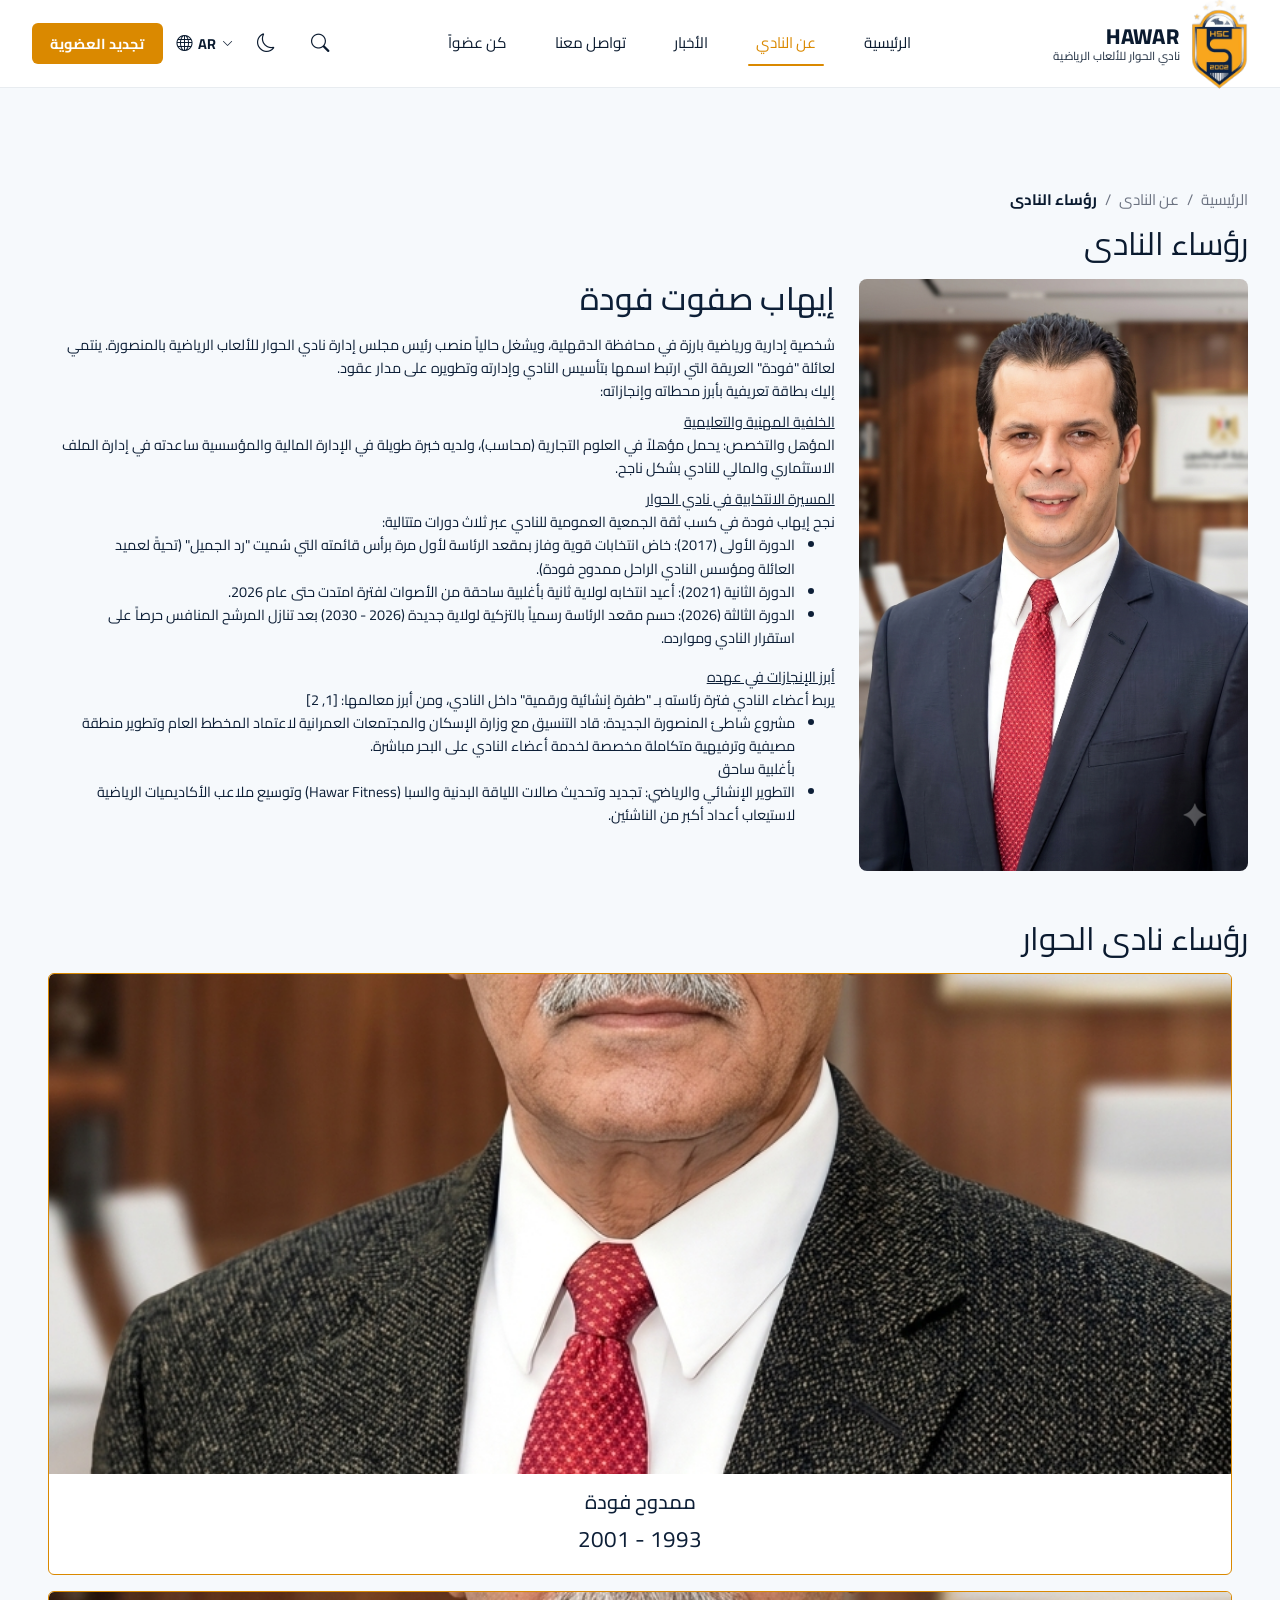
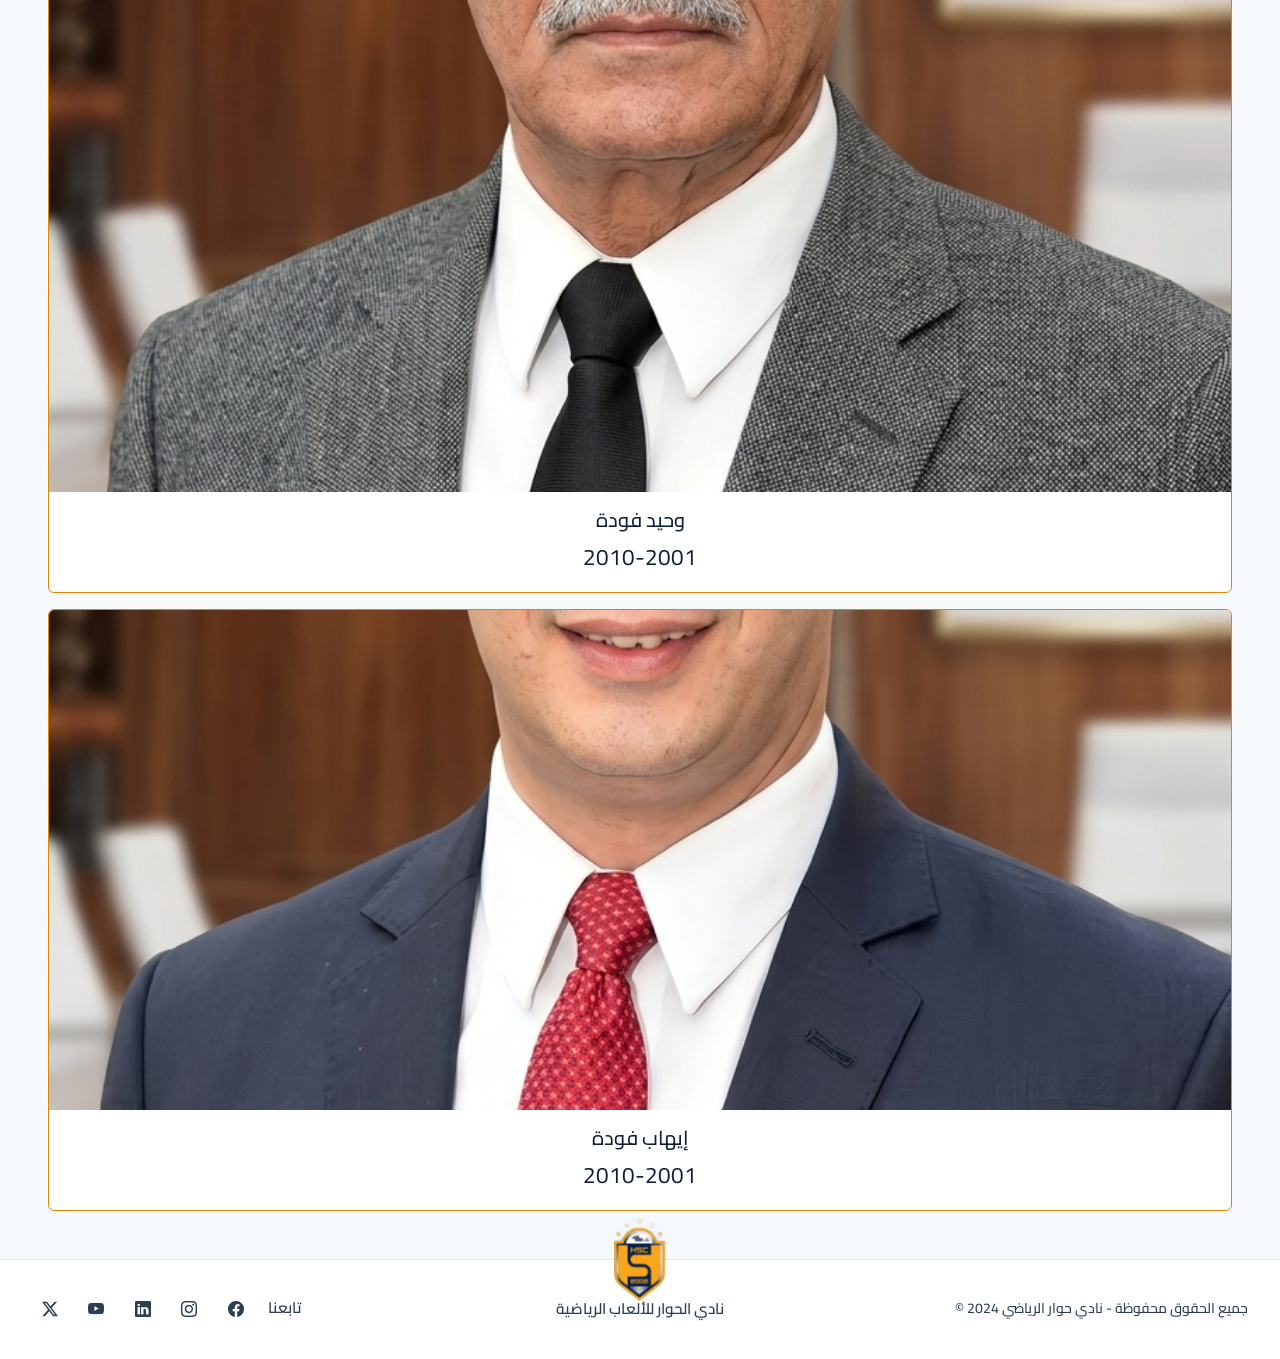
<file: aboutPresident copy.html>
﻿<!DOCTYPE html>
<html lang="ar" dir="rtl">

<head>
    <meta charset="UTF-8">
    <meta name="viewport" content="width=device-width, initial-scale=1.0">
    <title>رؤساء النادي</title>
    <link rel="icon" href="images/ImageWithFallback.svg" type="image/svg+xml">
    <script src="js/lang-boot.js"></script>

    <link rel="stylesheet" href="css/slick-theme.css" />
    <link rel="stylesheet" href="css/slick.css" />

    <link rel="stylesheet" href="fonts/bootstrap-icons.min.css">
    <link rel="stylesheet" href="css/bootstrap.min.css">
    <link id="mainStylesheet" rel="stylesheet" href="css/styleAR.css">
    <script>
        if (window.__hawarLang === "en") {
            document.getElementById("mainStylesheet").href = "css/styleEN.css";
        }
    </script>
</head>

<body>

    <!-- ===== Navbar ===== -->
    <header class="header">

        <nav class="navbar navbar-expand-lg">
            <div class="width-container">

                <a class="navbar-brand" href="index.html">
                    <img src="images/ImageWithFallback.svg" alt="Hawar Club" class="logo">
                    <span class="brand-text">
                        <span class="brand-name">HAWAR</span>
                        <span class="brand-sub" data-i18n="brandSub">نادي الحوار للألعاب الرياضية</span>
                    </span>
                </a>

                <button class="navbar-toggler" type="button" data-bs-toggle="collapse" data-bs-target="#mainNavbar"
                    aria-controls="mainNavbar" aria-expanded="false" aria-label="Toggle navigation">
                    <span class="navbar-toggler-icon"></span>
                </button>

                <div class="collapse navbar-collapse" id="mainNavbar">

                    <ul class="navbar-nav mx-auto">
                        <li class="nav-item">
                            <a class="nav-link" href="index.html" data-i18n="home">الرئيسية</a>
                        </li>
                        <li class="nav-item has-dropdown">
                            <a class="nav-link active" href="#" data-i18n="about">عن النادي</a>
                            <ul class="nav-dropdown">
                                <li>
                                    <a class="active" href="aboutPresident.html" data-i18n="presidents">رؤساء النادي</a>
                                </li>
                                <li>
                                    <a href="aboutHistory.html" data-i18n="history">تاريخ النادي</a>
                                </li>
                            </ul>
                        </li>
                        <li class="nav-item">
                            <a class="nav-link" href="newsList.html" data-i18n="news">الأخبار</a>
                        </li>
                        <li class="nav-item">
                            <a class="nav-link" href="#">تواصل معنا</a>
                        </li>
                        <li class="nav-item">
                            <a class="nav-link" href="#">كن عضواً</a>
                        </li>
                    </ul>

                </div>

                <div class="navbar-actions">

                    <div class="navbar-search">
                        <button type="button" class="icon-btn navbar-search-toggle" aria-expanded="false"
                            data-i18n-aria="navbarSearchAria" aria-label="بحث">
                            <i class="bi bi-search"></i>
                        </button>
                        <form class="navbar-search-form" action="search.html" method="get" role="search">
                            <div class="navbar-search-form-inner">
                                <input type="search" name="q" class="navbar-search-input"
                                data-i18n-placeholder="navbarSearchPlaceholder"
                                placeholder="ابحث..." autocomplete="off">
                            </div>
                        </form>
                    </div>

                    <button type="button" class="icon-btn" id="themeToggle" aria-label="تبديل الوضع">
                        <i class="bi bi-moon" id="themeIcon"></i>
                    </button>

                    <div class="language d-flex align-items-center" role="button" tabindex="0" aria-label="اللغة">
                        <i class="bi bi-chevron-down"></i>
                        <span>AR</span>
                        <i class="bi bi-globe"></i>
                    </div>

                    <a href="renew.html" class="btn-membership" data-i18n="renew">تجديد العضوية</a>

                </div>

            </div>
        </nav>

    </header>

    <!-- ===== About President ===== -->
    <section class="about-president hawar-body">

        <div class="width-container">
            <!-- BreadCrumb -->
            <nav aria-label="breadcrumb">
                <ol class="breadcrumb">
                    <li class="breadcrumb-item"><a href="#">الرئيسية</a></li>
                    <li class="breadcrumb-item"><a href="#">عن النادى</a></li>
                    <li class="breadcrumb-item active" aria-current="page">رؤساء النادى</li>
                </ol>
            </nav>

            <h1 class="page-title">رؤساء النادى</h1>
        </div>

        <div class="width-container">
            <div class="president-info my-3">
                <div class="row">
                    <div class="col-md-4 mb-3 mb-md-0">
                        <div class="president-image">
                            <img class="w-100 rounded-3 object-fit-cover" src="images/about/about president/firstPresident.png"
                                alt="President Image">
                        </div>
                    </div>

                    <div class="col-md-8 mb-3 mb-md-0">
                        <h2 class="president-name"> إيهاب صفوت فودة</h2>
                        <div class="president-scroll">
                        <div class="president-details">

                            <div class="my-2">
                                <p class="president-bio mb-0">
                                    شخصية إدارية ورياضية بارزة في محافظة الدقهلية، ويشغل حالياً منصب رئيس مجلس إدارة
                                    نادي
                                    الحوار للألعاب الرياضية بالمنصورة. ينتمي لعائلة "فودة" العريقة التي ارتبط اسمها
                                    بتأسيس
                                    النادي وإدارته وتطويره على مدار عقود.
                                </p>
                                <p class="mb-0">إليك بطاقة تعريفية بأبرز محطاته وإنجازاته:</p>
                            </div>

                            <div class="my-2">
                                <p class="text-decoration-underline mb-0"> الخلفية المهنية والتعليمية</p>
                                <span>المؤهل والتخصص: يحمل مؤهلاً في العلوم التجارية (محاسب)، ولديه خبرة طويلة في
                                    الإدارة المالية والمؤسسية ساعدته في إدارة الملف الاستثماري والمالي للنادي بشكل
                                    ناجح.</span>
                            </div>

                            <div class="my-2">
                                <p class="text-decoration-underline mb-0"> المسيرة الانتخابية في نادي الحوار</p>
                                <span>نجح إيهاب فودة في كسب ثقة الجمعية العمومية للنادي عبر ثلاث دورات متتالية:</span>
                                <ul>
                                    <li>الدورة الأولى (2017): خاض انتخابات قوية وفاز بمقعد الرئاسة لأول مرة برأس قائمته
                                        التي سُميت "رد الجميل" (تحيةً لعميد العائلة ومؤسس النادي الراحل ممدوح فودة).
                                    </li>
                                    <li>الدورة الثانية (2021): أعيد انتخابه لولاية ثانية بأغلبية ساحقة من الأصوات لفترة
                                        امتدت حتى عام 2026.</li>
                                    <li>الدورة الثالثة (2026): حسم مقعد الرئاسة رسمياً بالتزكية لولاية جديدة (2026 -
                                        2030) بعد تنازل المرشح المنافس حرصاً على استقرار النادي وموارده.</li>
                                </ul>
                            </div>

                            <div class="my-2">
                                <p class="text-decoration-underline mb-0">أبرز الإنجازات في عهده</p>
                                <span>يربط أعضاء النادي فترة رئاسته بـ "طفرة إنشائية ورقمية" داخل النادي، ومن أبرز معالمها: [1, 2]</span>
                                <ul>
                                    <li>مشروع شاطئ المنصورة الجديدة: قاد التنسيق مع وزارة الإسكان والمجتمعات العمرانية لاعتماد المخطط العام وتطوير منطقة مصيفية وترفيهية متكاملة مخصصة لخدمة أعضاء النادي على البحر مباشرة.</li>
                                     بأغلبية ساحق</li>
                                     <li>التطوير الإنشائي والرياضي: تجديد وتحديث صالات اللياقة البدنية والسبا (Hawar Fitness) وتوسيع ملاعب الأكاديميات الرياضية لاستيعاب أعداد أكبر من الناشئين.</li>
                                </ul>
                            </div>
                            

                        </div>
                        <div class="president-scrollbar" aria-hidden="true">
                            <div class="president-scrollbar-thumb"></div>
                        </div>
                        </div>
                    </div>
                </div>
            </div>
        </div>

        <div class="width-container my-5">
            <h2 class="page-title mb-3">رؤساء نادى الحوار</h2>
            <div class="president-slider">
                <div class="slider">
                    <div class="slide-1 m-md-3">
                        <div class="card">
                              <img src="images/about/about president/slide1.png" class="card-img-top w-100 object-fit-cover"  alt="ممدوح فودة">
                                <div class="card-body text-center">
                                <h5 class="card-title">ممدوح فودة</h5>
                                <p class="card-text">1993 - 2001</p>
                            </div>
                        </div>
                    </div>
                    <div class="slide-2 m-md-3">
                        <div class="card">
                              <img src="images/about/about president/slide2.png" class="card-img-top w-100 object-fit-cover" alt="وحيّد فودة">
                                <div class="card-body text-center">
                                <h5 class="card-title"> وحيد فودة</h5>
                                <p class="card-text">2010-2001</p>
                            </div>
                        </div>
                    </div>
                    <div class="slide-3 m-md-3">
                        <div class="card">
                              <img src="images/about/about president/slide3.png" class="card-img-top w-100 object-fit-cover" alt="إيهاب فودة">
                                <div class="card-body text-center">
                                <h5 class="card-title"> إيهاب فودة</h5>
                                <p class="card-text">2010-2001</p>
                            </div>
                        </div>
                    </div>
                </div>
            </div>
        </div>
    </section>

    <!-- ===== Footer ===== -->
    <footer class="footer">

        <div class="width-container">

            <!-- Logo sits on the divider line -->
            <div class="footer-logo-wrap">
                <img src="images/ImageWithFallback.svg" alt="Hawar Club" class="footer-logo">
            </div>

            <div class="footer-row">

                <p class="copyright" data-i18n="copyright">
                    جميع الحقوق محفوظة - نادي حوار الرياضي 2024 ©
                </p>

                <p class="footer-title" data-i18n="footerTitle">نادي الحوار للألعاب الرياضية</p>

                <div class="footer-social">
                    <span class="social-label" data-i18n="follow">تابعنا</span>
                    <a href="#" aria-label="Facebook"><i class="bi bi-facebook"></i></a>
                    <a href="#" aria-label="Instagram"><i class="bi bi-instagram"></i></a>
                    <a href="#" aria-label="LinkedIn"><i class="bi bi-linkedin"></i></a>
                    <a href="#" aria-label="YouTube"><i class="bi bi-youtube"></i></a>
                    <a href="#" aria-label="X"><i class="bi bi-twitter-x"></i></a>
                </div>

            </div>

        </div>

    </footer>

    <script src="js/jquery-3.6.0.min.js"></script>
    <script src="js/slick.min.js"></script>

    <script src="js/bootstrap.bundle.min.js"></script>
    <script src="js/language.js"></script>
    <script src="js/theme.js"></script>
    <script src="js/main.js"></script>
    <script src="js/search.js"></script>
</body>

</html>
</file>
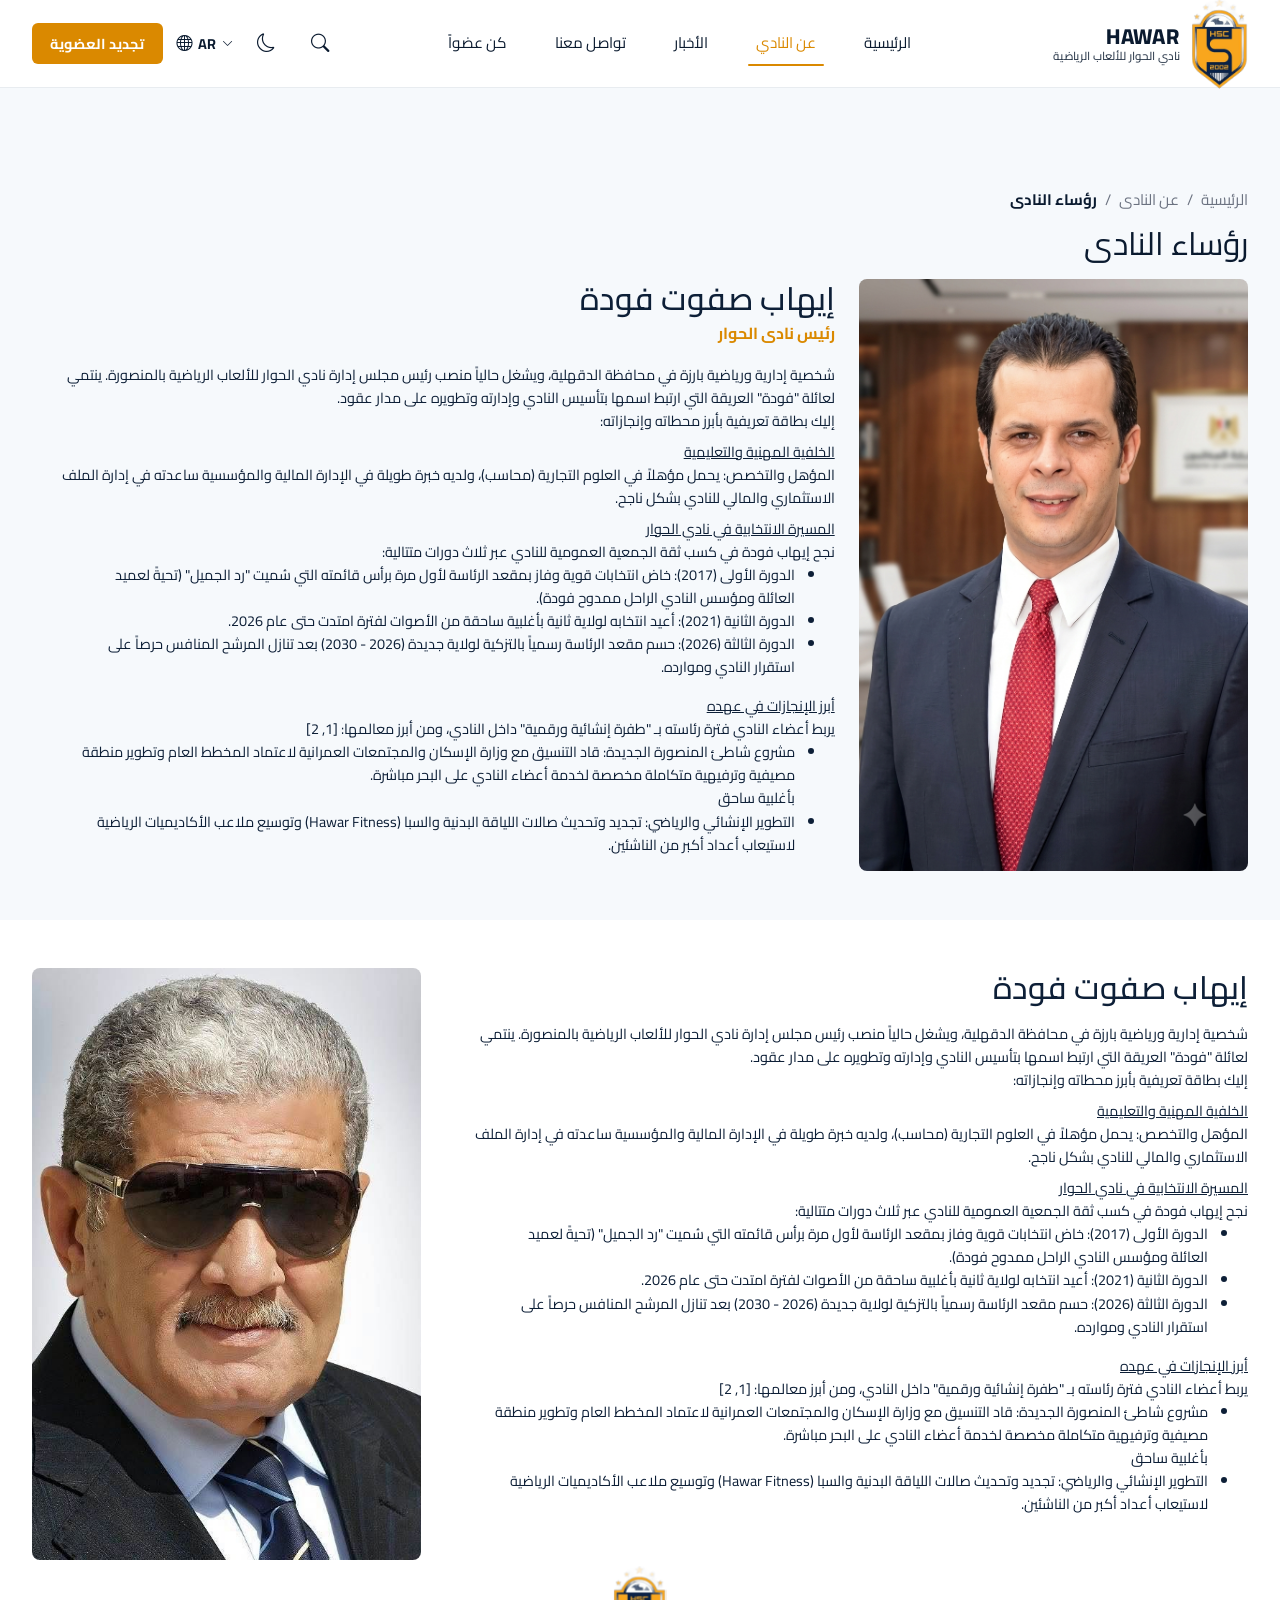
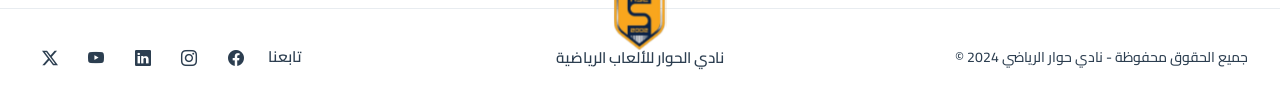
<file: aboutPresident.html>
﻿<!DOCTYPE html>
<html lang="ar" dir="rtl">

<head>
    <meta charset="UTF-8">
    <meta name="viewport" content="width=device-width, initial-scale=1.0">
    <title>رؤساء النادي</title>
    <link rel="icon" href="images/ImageWithFallback.svg" type="image/svg+xml">
    <script src="js/lang-boot.js"></script>

    <link rel="stylesheet" href="css/slick-theme.css" />
    <link rel="stylesheet" href="css/slick.css" />

    <link rel="stylesheet" href="fonts/bootstrap-icons.min.css">
    <link rel="stylesheet" href="css/bootstrap.min.css">
    <link id="mainStylesheet" rel="stylesheet" href="css/styleAR.css">
    <script>
        if (window.__hawarLang === "en") {
            document.getElementById("mainStylesheet").href = "css/styleEN.css";
        }
    </script>
</head>

<body>

    <!-- ===== Navbar ===== -->
    <header class="header">

        <nav class="navbar navbar-expand-lg">
            <div class="width-container">

                <a class="navbar-brand" href="index.html">
                    <img src="images/ImageWithFallback.svg" alt="Hawar Club" class="logo">
                    <span class="brand-text">
                        <span class="brand-name">HAWAR</span>
                        <span class="brand-sub" data-i18n="brandSub">نادي الحوار للألعاب الرياضية</span>
                    </span>
                </a>

                <button class="navbar-toggler" type="button" data-bs-toggle="collapse" data-bs-target="#mainNavbar"
                    aria-controls="mainNavbar" aria-expanded="false" aria-label="Toggle navigation">
                    <span class="navbar-toggler-icon"></span>
                </button>

                <div class="collapse navbar-collapse" id="mainNavbar">

                    <ul class="navbar-nav mx-auto">
                        <li class="nav-item">
                            <a class="nav-link" href="index.html" data-i18n="home">الرئيسية</a>
                        </li>
                        <li class="nav-item has-dropdown">
                            <a class="nav-link active" href="#" data-i18n="about">عن النادي</a>
                            <ul class="nav-dropdown">
                                <li>
                                    <a class="active" href="aboutPresident.html" data-i18n="presidents">رؤساء النادي</a>
                                </li>
                                <li>
                                    <a href="aboutHistory.html" data-i18n="history">تاريخ النادي</a>
                                </li>
                            </ul>
                        </li>
                        <li class="nav-item">
                            <a class="nav-link" href="newsList.html" data-i18n="news">الأخبار</a>
                        </li>
                        <li class="nav-item">
                            <a class="nav-link" href="contactUs.html" data-i18n="contact">تواصل معنا</a>
                        </li>
                        <li class="nav-item">
                            <a class="nav-link" href="#">كن عضواً</a>
                        </li>
                    </ul>

                </div>

                <div class="navbar-actions">

                    <div class="navbar-search">
                        <button type="button" class="icon-btn navbar-search-toggle" aria-expanded="false"
                            data-i18n-aria="navbarSearchAria" aria-label="بحث">
                            <i class="bi bi-search"></i>
                        </button>
                        <form class="navbar-search-form" action="search.html" method="get" role="search">
                            <div class="navbar-search-form-inner">
                                <input type="search" name="q" class="navbar-search-input"
                                data-i18n-placeholder="navbarSearchPlaceholder"
                                placeholder="ابحث..." autocomplete="off">
                            </div>
                        </form>
                    </div>

                    <button type="button" class="icon-btn" id="themeToggle" aria-label="تبديل الوضع">
                        <i class="bi bi-moon" id="themeIcon"></i>
                    </button>

                    <div class="language d-flex align-items-center" role="button" tabindex="0" aria-label="اللغة">
                        <i class="bi bi-chevron-down"></i>
                        <span>AR</span>
                        <i class="bi bi-globe"></i>
                    </div>

                    <a href="renew.html" class="btn-membership" data-i18n="renew">تجديد العضوية</a>

                </div>

            </div>
        </nav>

    </header>

    <!-- ===== About President ===== -->
    <section class="about-president hawar-body">

        <div class="width-container">
            <!-- BreadCrumb -->
            <nav aria-label="breadcrumb">
                <ol class="breadcrumb">
                    <li class="breadcrumb-item"><a href="#">الرئيسية</a></li>
                    <li class="breadcrumb-item"><a href="#">عن النادى</a></li>
                    <li class="breadcrumb-item active" aria-current="page">رؤساء النادى</li>
                </ol>
            </nav>

            <h1 class="page-title">رؤساء النادى</h1>
        </div>

        <div class="width-container">
            <div class="president-info my-3">
                <div class="row">
                    <div class="col-md-4 mb-3 mb-md-0">
                        <div class="president-image">
                            <img class="w-100 rounded-3 object-fit-cover object-position-top"
                                src="images/about/about president/firstPresident.png" alt="President Image">
                        </div>
                    </div>

                    <div class="col-md-8 mb-3 mb-md-0">
                        <h2 class="president-name mb-1"> إيهاب صفوت فودة</h2>
                        <span class="president-title fw-bold">رئيس نادى الحوار</span>
                        <div class="president-scroll mt-md-2">
                            <div class="president-details">

                                <div class="my-2">
                                    <p class="president-bio mb-0">
                                        شخصية إدارية ورياضية بارزة في محافظة الدقهلية، ويشغل حالياً منصب رئيس مجلس إدارة
                                        نادي
                                        الحوار للألعاب الرياضية بالمنصورة. ينتمي لعائلة "فودة" العريقة التي ارتبط اسمها
                                        بتأسيس
                                        النادي وإدارته وتطويره على مدار عقود.
                                    </p>
                                    <p class="mb-0">إليك بطاقة تعريفية بأبرز محطاته وإنجازاته:</p>
                                </div>

                                <div class="my-2">
                                    <p class="text-decoration-underline mb-0"> الخلفية المهنية والتعليمية</p>
                                    <span>المؤهل والتخصص: يحمل مؤهلاً في العلوم التجارية (محاسب)، ولديه خبرة طويلة في
                                        الإدارة المالية والمؤسسية ساعدته في إدارة الملف الاستثماري والمالي للنادي بشكل
                                        ناجح.</span>
                                </div>

                                <div class="my-2">
                                    <p class="text-decoration-underline mb-0"> المسيرة الانتخابية في نادي الحوار</p>
                                    <span>نجح إيهاب فودة في كسب ثقة الجمعية العمومية للنادي عبر ثلاث دورات
                                        متتالية:</span>
                                    <ul>
                                        <li>الدورة الأولى (2017): خاض انتخابات قوية وفاز بمقعد الرئاسة لأول مرة برأس
                                            قائمته
                                            التي سُميت "رد الجميل" (تحيةً لعميد العائلة ومؤسس النادي الراحل ممدوح فودة).
                                        </li>
                                        <li>الدورة الثانية (2021): أعيد انتخابه لولاية ثانية بأغلبية ساحقة من الأصوات
                                            لفترة
                                            امتدت حتى عام 2026.</li>
                                        <li>الدورة الثالثة (2026): حسم مقعد الرئاسة رسمياً بالتزكية لولاية جديدة (2026 -
                                            2030) بعد تنازل المرشح المنافس حرصاً على استقرار النادي وموارده.</li>
                                    </ul>
                                </div>

                                <div class="my-2">
                                    <p class="text-decoration-underline mb-0">أبرز الإنجازات في عهده</p>
                                    <span>يربط أعضاء النادي فترة رئاسته بـ "طفرة إنشائية ورقمية" داخل النادي، ومن أبرز
                                        معالمها: [1, 2]</span>
                                    <ul>
                                        <li>مشروع شاطئ المنصورة الجديدة: قاد التنسيق مع وزارة الإسكان والمجتمعات
                                            العمرانية لاعتماد المخطط العام وتطوير منطقة مصيفية وترفيهية متكاملة مخصصة
                                            لخدمة أعضاء النادي على البحر مباشرة.</li>
                                        بأغلبية ساحق</li>
                                        <li>التطوير الإنشائي والرياضي: تجديد وتحديث صالات اللياقة البدنية والسبا (Hawar
                                            Fitness) وتوسيع ملاعب الأكاديميات الرياضية لاستيعاب أعداد أكبر من الناشئين.
                                        </li>
                                    </ul>
                                </div>


                            </div>
                            <div class="president-scrollbar" aria-hidden="true">
                                <div class="president-scrollbar-thumb"></div>
                            </div>
                        </div>
                    </div>
                </div>
            </div>
        </div>


        <div class="president-info second-President py-5 mt-5">
            <div class="width-container">
                <div class="row">
                    <div class="col-md-8 mb-3 mb-md-0">
                        <h2 class="president-name"> إيهاب صفوت فودة</h2>
                        <div class="president-scroll">
                            <div class="president-details">

                                <div class="my-2">
                                    <p class="president-bio mb-0">
                                        شخصية إدارية ورياضية بارزة في محافظة الدقهلية، ويشغل حالياً منصب رئيس مجلس إدارة
                                        نادي
                                        الحوار للألعاب الرياضية بالمنصورة. ينتمي لعائلة "فودة" العريقة التي ارتبط اسمها
                                        بتأسيس
                                        النادي وإدارته وتطويره على مدار عقود.
                                    </p>
                                    <p class="mb-0">إليك بطاقة تعريفية بأبرز محطاته وإنجازاته:</p>
                                </div>

                                <div class="my-2">
                                    <p class="text-decoration-underline mb-0"> الخلفية المهنية والتعليمية</p>
                                    <span>المؤهل والتخصص: يحمل مؤهلاً في العلوم التجارية (محاسب)، ولديه خبرة طويلة في
                                        الإدارة المالية والمؤسسية ساعدته في إدارة الملف الاستثماري والمالي للنادي بشكل
                                        ناجح.</span>
                                </div>

                                <div class="my-2">
                                    <p class="text-decoration-underline mb-0"> المسيرة الانتخابية في نادي الحوار</p>
                                    <span>نجح إيهاب فودة في كسب ثقة الجمعية العمومية للنادي عبر ثلاث دورات
                                        متتالية:</span>
                                    <ul>
                                        <li>الدورة الأولى (2017): خاض انتخابات قوية وفاز بمقعد الرئاسة لأول مرة برأس
                                            قائمته
                                            التي سُميت "رد الجميل" (تحيةً لعميد العائلة ومؤسس النادي الراحل ممدوح فودة).
                                        </li>
                                        <li>الدورة الثانية (2021): أعيد انتخابه لولاية ثانية بأغلبية ساحقة من الأصوات
                                            لفترة
                                            امتدت حتى عام 2026.</li>
                                        <li>الدورة الثالثة (2026): حسم مقعد الرئاسة رسمياً بالتزكية لولاية جديدة (2026 -
                                            2030) بعد تنازل المرشح المنافس حرصاً على استقرار النادي وموارده.</li>
                                    </ul>
                                </div>

                                <div class="my-2">
                                    <p class="text-decoration-underline mb-0">أبرز الإنجازات في عهده</p>
                                    <span>يربط أعضاء النادي فترة رئاسته بـ "طفرة إنشائية ورقمية" داخل النادي، ومن أبرز
                                        معالمها: [1, 2]</span>
                                    <ul>
                                        <li>مشروع شاطئ المنصورة الجديدة: قاد التنسيق مع وزارة الإسكان والمجتمعات
                                            العمرانية لاعتماد المخطط العام وتطوير منطقة مصيفية وترفيهية متكاملة مخصصة
                                            لخدمة أعضاء النادي على البحر مباشرة.</li>
                                        بأغلبية ساحق</li>
                                        <li>التطوير الإنشائي والرياضي: تجديد وتحديث صالات اللياقة البدنية والسبا (Hawar
                                            Fitness) وتوسيع ملاعب الأكاديميات الرياضية لاستيعاب أعداد أكبر من الناشئين.
                                        </li>
                                    </ul>
                                </div>


                            </div>
                            <div class="president-scrollbar" aria-hidden="true">
                                <div class="president-scrollbar-thumb"></div>
                            </div>
                        </div>
                    </div>

                    <div class="col-md-4 mb-3 mb-md-0">
                        <div class="president-image">
                            <img class="w-100 rounded-3 object-fit-cover object-position-top"
                                src="images/about/about president/secondPrisedent.jpg" alt="President Image">
                        </div>
                    </div>
                </div>
            </div>
        </div>

    </section>

    <!-- ===== Footer ===== -->
    <footer class="footer">

        <div class="width-container">

            <!-- Logo sits on the divider line -->
            <div class="footer-logo-wrap">
                <img src="images/ImageWithFallback.svg" alt="Hawar Club" class="footer-logo">
            </div>

            <div class="footer-row">

                <p class="copyright" data-i18n="copyright">
                    جميع الحقوق محفوظة - نادي حوار الرياضي 2024 ©
                </p>

                <p class="footer-title" data-i18n="footerTitle">نادي الحوار للألعاب الرياضية</p>

                <div class="footer-social">
                    <span class="social-label" data-i18n="follow">تابعنا</span>
                    <a href="#" aria-label="Facebook"><i class="bi bi-facebook"></i></a>
                    <a href="#" aria-label="Instagram"><i class="bi bi-instagram"></i></a>
                    <a href="#" aria-label="LinkedIn"><i class="bi bi-linkedin"></i></a>
                    <a href="#" aria-label="YouTube"><i class="bi bi-youtube"></i></a>
                    <a href="#" aria-label="X"><i class="bi bi-twitter-x"></i></a>
                </div>

            </div>

        </div>

    </footer>

    <script src="js/jquery-3.6.0.min.js"></script>
    <script src="js/slick.min.js"></script>

    <script src="js/bootstrap.bundle.min.js"></script>
    <script src="js/language.js"></script>
    <script src="js/theme.js"></script>
    <script src="js/main.js"></script>
    <script src="js/search.js"></script>
</body>

</html>
</file>
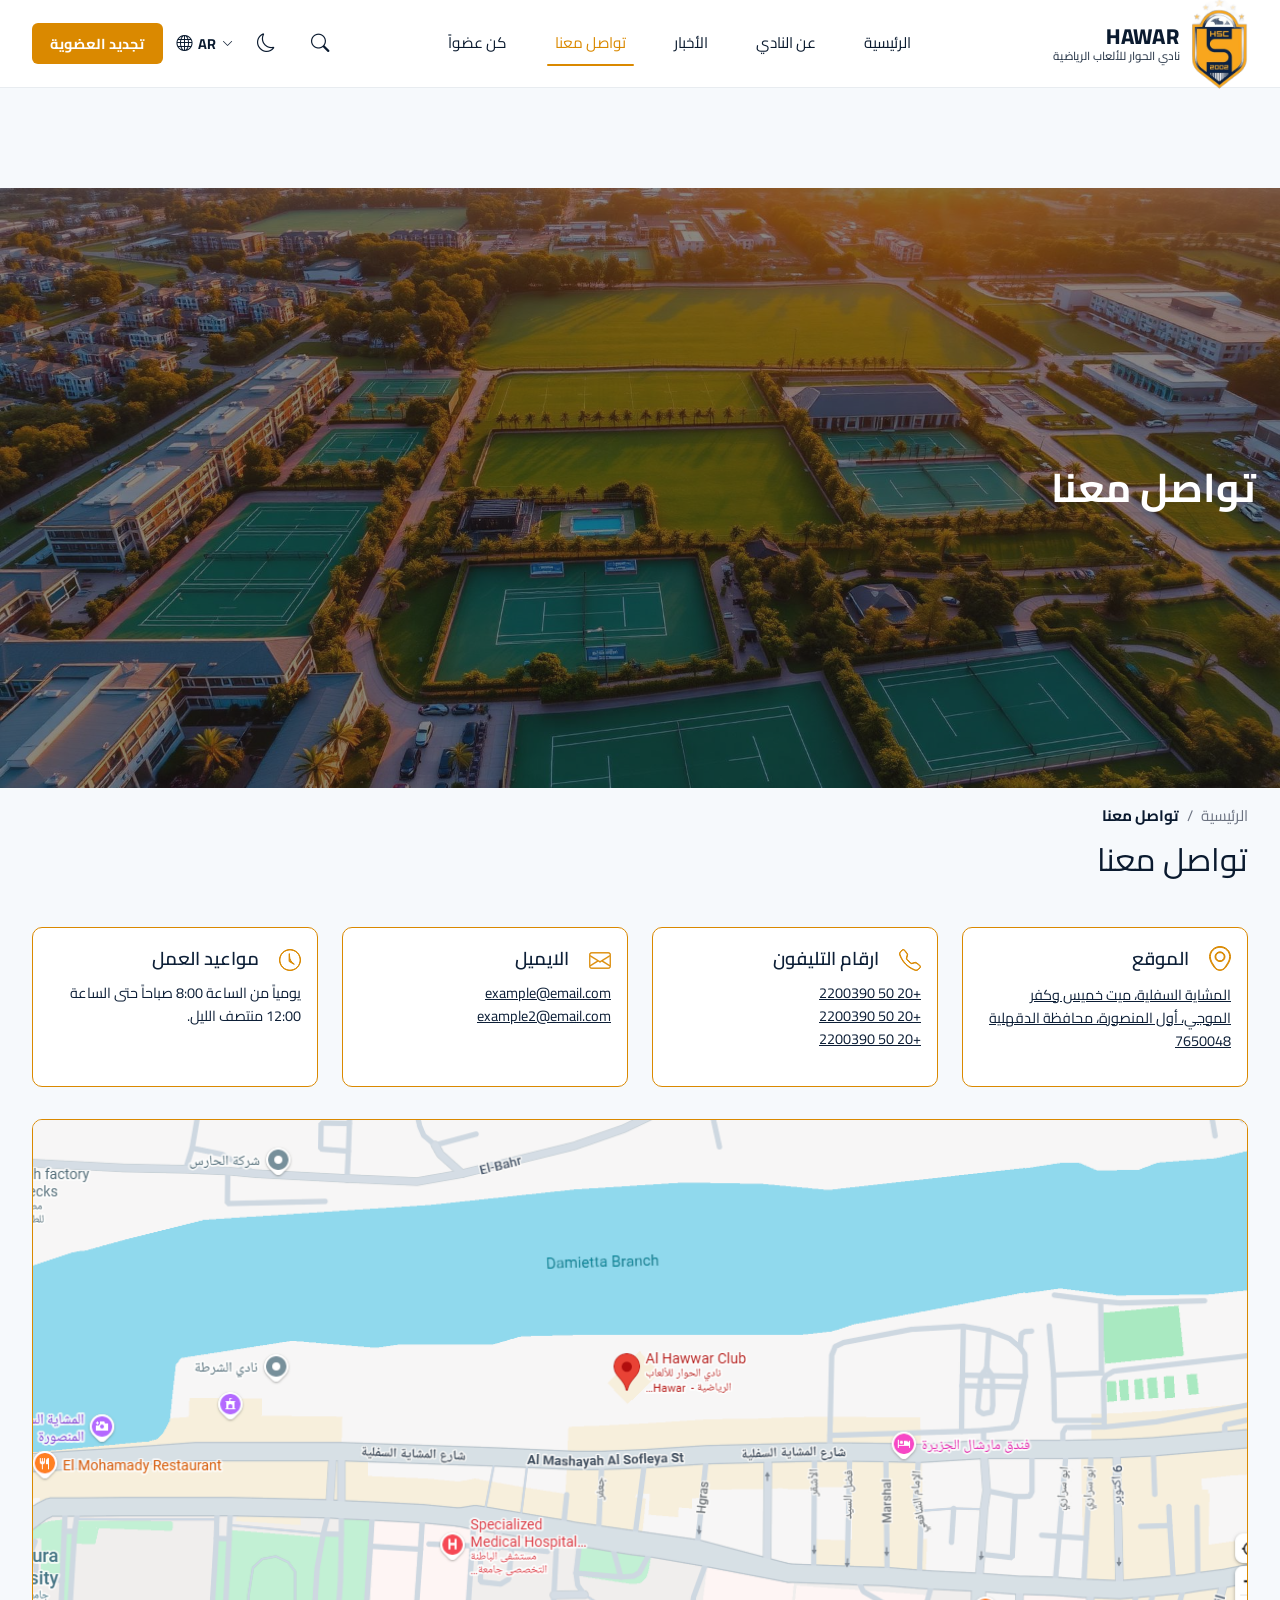
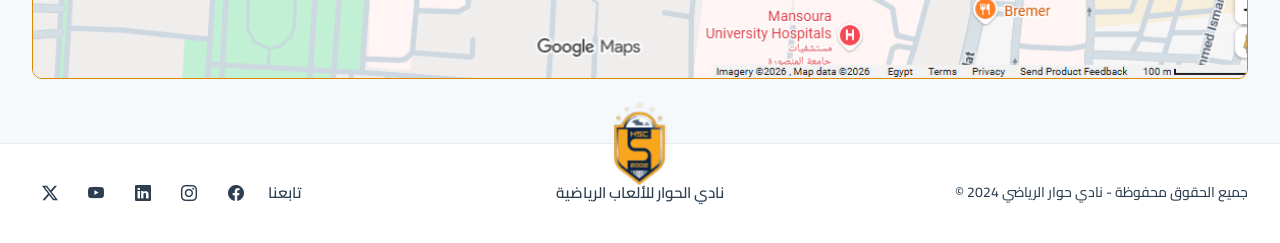
<file: contactUs.html>
﻿<!DOCTYPE html>
<html lang="ar" dir="rtl">
<head>
    <meta charset="UTF-8">
    <meta name="viewport" content="width=device-width, initial-scale=1.0">
    <title>Contact Us</title>
    <link rel="icon" href="images/ImageWithFallback.svg" type="image/svg+xml">
    <script src="js/lang-boot.js"></script>

    <link rel="stylesheet" href="css/slick-theme.css" />
    <link rel="stylesheet" href="css/slick.css" />

    <link rel="stylesheet" href="fonts/bootstrap-icons.min.css">
    <link rel="stylesheet" href="css/bootstrap.min.css">
    <link id="mainStylesheet" rel="stylesheet" href="css/styleAR.css">
    <script>
        if (window.__hawarLang === "en") {
            document.getElementById("mainStylesheet").href = "css/styleEN.css";
        }
    </script>
</head>
<body>

    <!-- ===== Navbar ===== -->
    <header class="header">

        <nav class="navbar navbar-expand-lg">
            <div class="width-container">

                <a class="navbar-brand" href="index.html">
                    <img src="images/ImageWithFallback.svg"
                         alt="Hawar Club"
                         class="logo">
                    <span class="brand-text">
                        <span class="brand-name">HAWAR</span>
                        <span class="brand-sub" data-i18n="brandSub">نادي الحوار للألعاب الرياضية</span>
                    </span>
                </a>

                <button class="navbar-toggler"
                        type="button"
                        data-bs-toggle="collapse"
                        data-bs-target="#mainNavbar"
                        aria-controls="mainNavbar"
                        aria-expanded="false"
                        aria-label="Toggle navigation">
                    <span class="navbar-toggler-icon"></span>
                </button>

                <div class="collapse navbar-collapse" id="mainNavbar">

                    <ul class="navbar-nav mx-auto">
                        <li class="nav-item">
                            <a class="nav-link" href="index.html" data-i18n="home">الرئيسية</a>
                        </li>
                        <li class="nav-item has-dropdown">
                            <a class="nav-link" href="#" data-i18n="about">عن النادي</a>
                            <ul class="nav-dropdown">
                                <li>
                                    <a href="aboutPresident.html" data-i18n="presidents">رؤساء النادي</a>
                                </li>
                                <li>
                                    <a href="aboutHistory.html" data-i18n="history">تاريخ النادي</a>
                                </li>
                            </ul>
                        </li>
                        <li class="nav-item">
                            <a class="nav-link" href="newsList.html" data-i18n="news">الأخبار</a>
                        </li>
                        <li class="nav-item">
                            <a class="nav-link active" href="contactUs.html" data-i18n="contact">تواصل معنا</a>
                        </li>
                        <li class="nav-item">
                            <a class="nav-link" href="#" data-i18n="beMember">كن عضواً</a>
                        </li>
                    </ul>

                </div>

                <div class="navbar-actions">

                    <div class="navbar-search">
                        <button type="button" class="icon-btn navbar-search-toggle" aria-expanded="false"
                            data-i18n-aria="navbarSearchAria" aria-label="بحث">
                            <i class="bi bi-search"></i>
                        </button>
                        <form class="navbar-search-form" action="search.html" method="get" role="search">
                            <div class="navbar-search-form-inner">
                                <input type="search" name="q" class="navbar-search-input"
                                data-i18n-placeholder="navbarSearchPlaceholder"
                                placeholder="ابحث..." autocomplete="off">
                            </div>
                        </form>
                    </div>

                    <button type="button"
                            class="icon-btn"
                            id="themeToggle"
                            aria-label="تبديل الوضع">
                        <i class="bi bi-moon" id="themeIcon"></i>
                    </button>

                    <div class="language d-flex align-items-center" role="button" tabindex="0" aria-label="اللغة">
                        <i class="bi bi-chevron-down"></i>
                        <span>AR</span>
                        <i class="bi bi-globe"></i>
                    </div>

                    <a href="renew.html" class="btn-membership" data-i18n="renew">تجديد العضوية</a>

                </div>

            </div>
        </nav>

    </header>

    <!-- ===== Page Content ===== -->
    <section class="contact-us hawar-body pb-3">

        <div class="bg position-relative">
            <div class="overlay position-absolute top-0 start-0 w-100 h-100"></div>
            <img class="w-100 object-position-top object-fit-cover" src="images/contactUs/ContactBG.jpg" alt="" srcset="">
            <h2 class="page-subtitle position-absolute top-50 translate-middle-y mx-2 mx-md-4 text-white fw-bold fs-1 shadow-sm" data-i18n="contactSubtitle">تواصل معنا</h2>
        </div>

        <div class="width-container mt-3">
            <!-- BreadCrumb -->
            <nav aria-label="breadcrumb">
                <ol class="breadcrumb">
                    <li class="breadcrumb-item"><a href="index.html" data-i18n="crumbHome">الرئيسية</a></li>
                    <li class="breadcrumb-item active" aria-current="page" data-i18n="contact">تواصل معنا</li>
                </ol>
            </nav>

            <h1 class="page-title" data-i18n="contact">تواصل معنا</h1>
        </div>

        <div class="width-container mt-md-5 mt-3 mb-3">
            <div class="row">
                <div class="col-lg-3 col-md-4 col-sm-6 mb-3">
                    <div class="card p-3">
                        <div class="card-info">
                            <div class="location card-title">
                                <svg width="22" height="29" viewBox="0 0 22 29" fill="none" xmlns="http://www.w3.org/2000/svg">
                                    <path d="M11 0.5C13.7886 0.5 16.4605 1.58022 18.4287 3.49902C20.3964 5.41752 21.4999 8.01705 21.5 10.7246C21.5 12.3982 20.9476 14.2293 20.0654 16.0771C19.1854 17.9204 17.9916 19.7499 16.7441 21.4141C13.815 25.3215 8.18496 25.3215 5.25586 21.4141C4.0084 19.7499 2.81463 17.9204 1.93457 16.0771C1.05236 14.2293 0.5 12.3982 0.5 10.7246L0.512695 10.2188C0.641081 7.69505 1.72648 5.29771 3.57129 3.49902C5.53947 1.58022 8.21136 0.5 11 0.5ZM11 1.28711C8.44031 1.28711 5.98271 2.2785 4.16895 4.04688C2.35484 5.81563 1.33311 8.21763 1.33301 10.7246C1.33301 12.273 1.8554 14.0203 2.73535 15.8408L2.91602 16.2061C3.89668 18.1439 5.21996 20.0635 6.5625 21.7764L6.56348 21.7783C8.84719 24.6683 13.1528 24.6683 15.4365 21.7783L15.4375 21.7764C16.78 20.0635 18.1033 18.1439 19.084 16.2061C20.0707 14.2547 20.667 12.3765 20.667 10.7246C20.6669 8.21763 19.6452 5.81563 17.8311 4.04688C16.0173 2.2785 13.5597 1.28711 11 1.28711Z" fill="#DA8900" stroke="#DA8900"/>
                                    <path d="M11 5.86133C12.3301 5.86133 13.6033 6.37669 14.54 7.29004C15.4763 8.20292 15.9999 9.43825 16 10.7236C16 12.009 15.4762 13.2443 14.54 14.1572C13.6033 15.0706 12.3301 15.5859 11 15.5859C9.66989 15.5859 8.39673 15.0706 7.45996 14.1572C6.52377 13.2443 6 12.009 6 10.7236C6.00005 9.43825 6.5237 8.20292 7.45996 7.29004C8.39673 6.37669 9.66989 5.86133 11 5.86133ZM11 6.64844C9.89905 6.64844 8.84089 7.07526 8.05859 7.83789C7.27589 8.60102 6.83306 9.6388 6.83301 10.7236C6.83301 11.8085 7.27585 12.8462 8.05859 13.6094C8.84091 14.3721 9.89896 14.7988 11 14.7988C12.101 14.7988 13.1591 14.3721 13.9414 13.6094C14.7242 12.8462 15.167 11.8085 15.167 10.7236C15.1669 9.6388 14.7241 8.60102 13.9414 7.83789C13.1591 7.07526 12.1009 6.64844 11 6.64844Z" fill="#DA8900" stroke="#DA8900"/>
                                </svg>

                                <span class="location-text mx-3" data-i18n="address">الموقع</span>
                            </div>
                            <div class="card-text text-decoration-underline" data-i18n="addressText">
                                المشاية السفلية، ميت خميس وكفر الموجي، أول المنصورة، محافظة الدقهلية 7650048
                            </div>
                        </div>
                    </div>
                </div>

                <div class="col-lg-3 col-md-4 col-sm-6 mb-3">
                    <div class="card p-3">
                        <div class="card-info">
                            <div class="phonenumbers card-title">
                                <svg width="22" height="22" viewBox="0 0 22 22" fill="none" xmlns="http://www.w3.org/2000/svg">
                                    <path d="M4.40625 0.503906C4.67511 0.520694 4.93762 0.593837 5.17578 0.719727C5.41394 0.845626 5.62279 1.02166 5.78809 1.23438L8.25488 4.40527V4.4043C8.61271 4.86436 8.73809 5.46421 8.59668 6.03027V6.03125L7.84473 9.04199V9.04297C7.78549 9.28227 7.78877 9.53291 7.85449 9.77051C7.92029 10.0082 8.04677 10.2256 8.2207 10.4004H8.22168L11.5996 13.7793L11.6006 13.7803C11.7756 13.9544 11.9925 14.0807 12.2305 14.1465C12.4684 14.2123 12.7194 14.2148 12.959 14.1553H12.96L15.9688 13.4023C16.2483 13.3329 16.5404 13.3283 16.8223 13.3877C17.1036 13.447 17.3683 13.5692 17.5957 13.7451V13.7461L20.7666 16.2129C21.669 16.9154 21.7512 18.2489 20.9443 19.0547H20.9434L19.5225 20.4766C18.6806 21.3184 17.4644 21.7025 16.3145 21.3945L16.0859 21.3232C12.5279 20.073 9.29757 18.0358 6.63574 15.3643L6.63477 15.3633L6.14062 14.8574C3.71137 12.2967 1.84799 9.24999 0.675781 5.91504C0.2758 4.77696 0.582473 3.54121 1.3623 2.65137L1.52441 2.47852L2.94434 1.05664C3.1348 0.86611 3.36423 0.71836 3.61621 0.623047C3.86815 0.527777 4.13742 0.48713 4.40625 0.503906ZM4.37793 0.96875C4.17514 0.956163 3.97127 0.98761 3.78125 1.05957C3.63889 1.11353 3.50657 1.18984 3.38867 1.28516L3.27539 1.38672L1.85352 2.80957C1.0692 3.59552 0.756713 4.73455 1.11719 5.76172V5.7627C2.34735 9.25245 4.3466 12.4205 6.96582 15.0342V15.0352C9.41649 17.4914 12.355 19.4025 15.5889 20.6455L16.2393 20.8848C17.2023 21.2229 18.2644 20.9695 19.041 20.29L19.1924 20.1484L20.6143 18.7266C20.7579 18.5831 20.8695 18.4106 20.9414 18.2207C21.0134 18.0307 21.0438 17.8268 21.0312 17.624C21.0186 17.4214 20.963 17.2235 20.8682 17.0439C20.7733 16.8644 20.6408 16.7067 20.4805 16.582L17.3086 14.1162L17.002 14.5107L17.0869 14.4014L17.3086 14.1152H17.3076C17.1363 13.9828 16.9375 13.8903 16.7256 13.8457C16.5136 13.8011 16.2942 13.8052 16.084 13.8574H16.083L13.0723 14.6094C12.754 14.6883 12.4205 14.6842 12.1045 14.5967C11.7884 14.5091 11.4999 14.3409 11.2676 14.1094L7.8916 10.7314H7.89062C7.65938 10.4994 7.49194 10.2112 7.4043 9.89551C7.31667 9.57981 7.3121 9.24678 7.39062 8.92871L8.14453 5.91699V5.91602C8.19663 5.70609 8.20071 5.48707 8.15625 5.27539C8.11166 5.06342 8.01923 4.86374 7.88672 4.69238L7.88574 4.69141L5.41992 1.51953C5.29524 1.35915 5.13762 1.22674 4.95801 1.13184C4.77848 1.037 4.58057 0.98139 4.37793 0.96875Z" fill="#DA8900" stroke="#DA8900"/>
                                </svg>
                                <span class="phonenumbers-text mx-3" data-i18n="phoneNumbers">ارقام التليفون</span>
                            </div>
                            <div class="card-text text-decoration-underline">
                                <span class="d-block">+20 50 2200390</span>
                                <span class="d-block">+20 50 2200390</span>
                                <span class="d-block">+20 50 2200390</span>
                            </div>
                        </div>
                    </div>
                </div>

                <div class="col-lg-3 col-md-4 col-sm-6 mb-3">
                    <div class="card p-3">
                        <div class="card-info">
                            <div class="email card-title">
                                <svg width="22" height="17" viewBox="0 0 22 17" fill="none" xmlns="http://www.w3.org/2000/svg">
                                    <path d="M2.75 0.25H19.25C19.9106 0.25 20.5462 0.520225 21.0156 1.00391C21.4851 1.48775 21.7499 2.14571 21.75 2.83301V14.167C21.7499 14.8543 21.4851 15.5123 21.0156 15.9961C20.5462 16.4798 19.9106 16.75 19.25 16.75H2.75C2.08941 16.75 1.45383 16.4798 0.984375 15.9961C0.514868 15.5123 0.250084 14.8543 0.25 14.167V2.83301C0.250084 2.14571 0.514868 1.48775 0.984375 1.00391C1.45383 0.520225 2.08941 0.25 2.75 0.25ZM12.6914 9.40332L11 10.4482L9.30859 9.40332L9.1748 9.32129L9.04297 9.40527L1.28809 14.3213L1.13379 14.4189L1.17969 14.5947C1.27124 14.9479 1.47417 15.2619 1.75781 15.4863C2.00595 15.6826 2.30379 15.8005 2.61523 15.8271L2.75 15.833H19.25C19.6096 15.833 19.9585 15.7115 20.2422 15.4873C20.5258 15.2632 20.7285 14.9496 20.8203 14.5967L20.8662 14.4199L20.7119 14.3223L12.957 9.40527L12.8252 9.32129L12.6914 9.40332ZM1.125 13.3535L1.50879 13.1104L7.98242 9.00586L8.31934 8.79199L7.97949 8.58203L1.50684 4.58008L1.125 4.34375V13.3535ZM20.4932 4.58008L14.0205 8.58203L13.6807 8.79199L14.0176 9.00586L20.4912 13.1104L20.875 13.3535V4.34375L20.4932 4.58008ZM2.75 1.16699C2.3167 1.16699 1.90274 1.34405 1.59863 1.65723C1.29482 1.97024 1.12508 2.39347 1.125 2.83301V3.28027L1.24316 3.35352L10.8682 9.30371L11 9.38477L11.1318 9.30371L20.7568 3.35352L20.875 3.28027V2.83301C20.8749 2.39347 20.7052 1.97024 20.4014 1.65723C20.0973 1.34405 19.6833 1.16699 19.25 1.16699H2.75Z" fill="#DA8900" stroke="#DA8900" stroke-width="0.5"/>
                                </svg>
                                <span class="email-text mx-3" data-i18n="emails">الايميل</span>
                            </div>
                            <div class="card-text text-decoration-underline">
                                <span class="d-block">example@email.com</span>
                                <span class="d-block">example2@email.com</span>
                            </div>
                        </div>
                    </div>
                </div>

                <div class="col-lg-3 col-md-4 col-sm-6 mb-3">
                    <div class="card p-3">
                        <div class="card-info">
                            <div class="working-hours card-title">
                                <svg width="22" height="22" viewBox="0 0 22 22" fill="none" xmlns="http://www.w3.org/2000/svg">
                                    <path d="M10.3125 4.625C10.3622 4.625 10.4101 4.64452 10.4453 4.67969C10.4805 4.71485 10.5 4.76277 10.5 4.8125V6.83301C10.5002 10.1888 12.2962 13.2875 15.207 14.9561H15.208C15.2498 14.9813 15.2796 15.0222 15.292 15.0693C15.3043 15.1167 15.2977 15.1675 15.2734 15.21C15.2491 15.2524 15.2091 15.2834 15.1621 15.2969C15.1153 15.3102 15.0653 15.3052 15.0225 15.2822L10.2197 12.5381V12.5371C10.191 12.5207 10.167 12.4973 10.1504 12.4688C10.1339 12.4402 10.125 12.4079 10.125 12.375V4.8125L10.1396 4.74121C10.149 4.71857 10.162 4.69734 10.1797 4.67969C10.2149 4.64452 10.2628 4.625 10.3125 4.625Z" fill="#DA8900" stroke="#DA8900"/>
                                    <path d="M11 0.5C13.7848 0.5 16.4557 1.60606 18.4248 3.5752C20.3939 5.54433 21.5 8.21523 21.5 11C21.5 13.7848 20.3939 16.4557 18.4248 18.4248C16.4557 20.3939 13.7848 21.5 11 21.5C8.21523 21.5 5.54433 20.3939 3.5752 18.4248C1.60606 16.4557 0.5 13.7848 0.5 11C0.5 8.21523 1.60606 5.54433 3.5752 3.5752C5.54433 1.60606 8.21523 0.5 11 0.5ZM11 0.875C8.31468 0.875 5.73963 1.94201 3.84082 3.84082C1.94201 5.73963 0.875 8.31468 0.875 11C0.875 13.6853 1.94201 16.2604 3.84082 18.1592C5.73963 20.058 8.31468 21.125 11 21.125C13.6853 21.125 16.2604 20.058 18.1592 18.1592C20.058 16.2604 21.125 13.6853 21.125 11C21.125 8.31468 20.058 5.73963 18.1592 3.84082C16.2604 1.94201 13.6853 0.875 11 0.875Z" fill="#DA8900" stroke="#DA8900"/>
                                </svg>
                                <span class="working-hours-text mx-3" data-i18n="workingHours">مواعيد العمل</span>
                            </div>
                            <div class="card-text" data-i18n="workingHoursText">
                                يومياً من الساعة 8:00 صباحاً حتى الساعة 12:00 منتصف الليل.
                            </div>
                        </div>
                    </div>
                </div>
            </div>
        </div>

        <div class="width-container mb-5">
            <div class="contact_location">
                <img class=" w-100 object-position-top object-fit-cover" src="images/contactUs/map.png" alt="" srcset="">
            </div>
        </div>
    </section>

    <!-- ===== Footer ===== -->
    <footer class="footer">

        <div class="width-container">

            <!-- Logo sits on the divider line -->
            <div class="footer-logo-wrap">
                <img src="images/ImageWithFallback.svg"
                     alt="Hawar Club"
                     class="footer-logo">
            </div>

            <div class="footer-row">

                <p class="copyright" data-i18n="copyright">
                    جميع الحقوق محفوظة - نادي حوار الرياضي 2024 ©
                </p>

                <p class="footer-title" data-i18n="footerTitle">نادي الحوار للألعاب الرياضية</p>

                <div class="footer-social">
                    <span class="social-label" data-i18n="follow">تابعنا</span>
                    <a href="#" aria-label="Facebook"><i class="bi bi-facebook"></i></a>
                    <a href="#" aria-label="Instagram"><i class="bi bi-instagram"></i></a>
                    <a href="#" aria-label="LinkedIn"><i class="bi bi-linkedin"></i></a>
                    <a href="#" aria-label="YouTube"><i class="bi bi-youtube"></i></a>
                    <a href="#" aria-label="X"><i class="bi bi-twitter-x"></i></a>
                </div>

            </div>

        </div>

    </footer>


    <script src="js/jquery-3.6.0.min.js"></script>
    <script src="js/slick.min.js"></script>

    <script src="js/bootstrap.bundle.min.js"></script>
    <script src="js/language.js"></script>
    <script src="js/theme.js"></script>
    <script src="js/main.js"></script>
    <script src="js/search.js"></script>
</body>
</html>
</file>
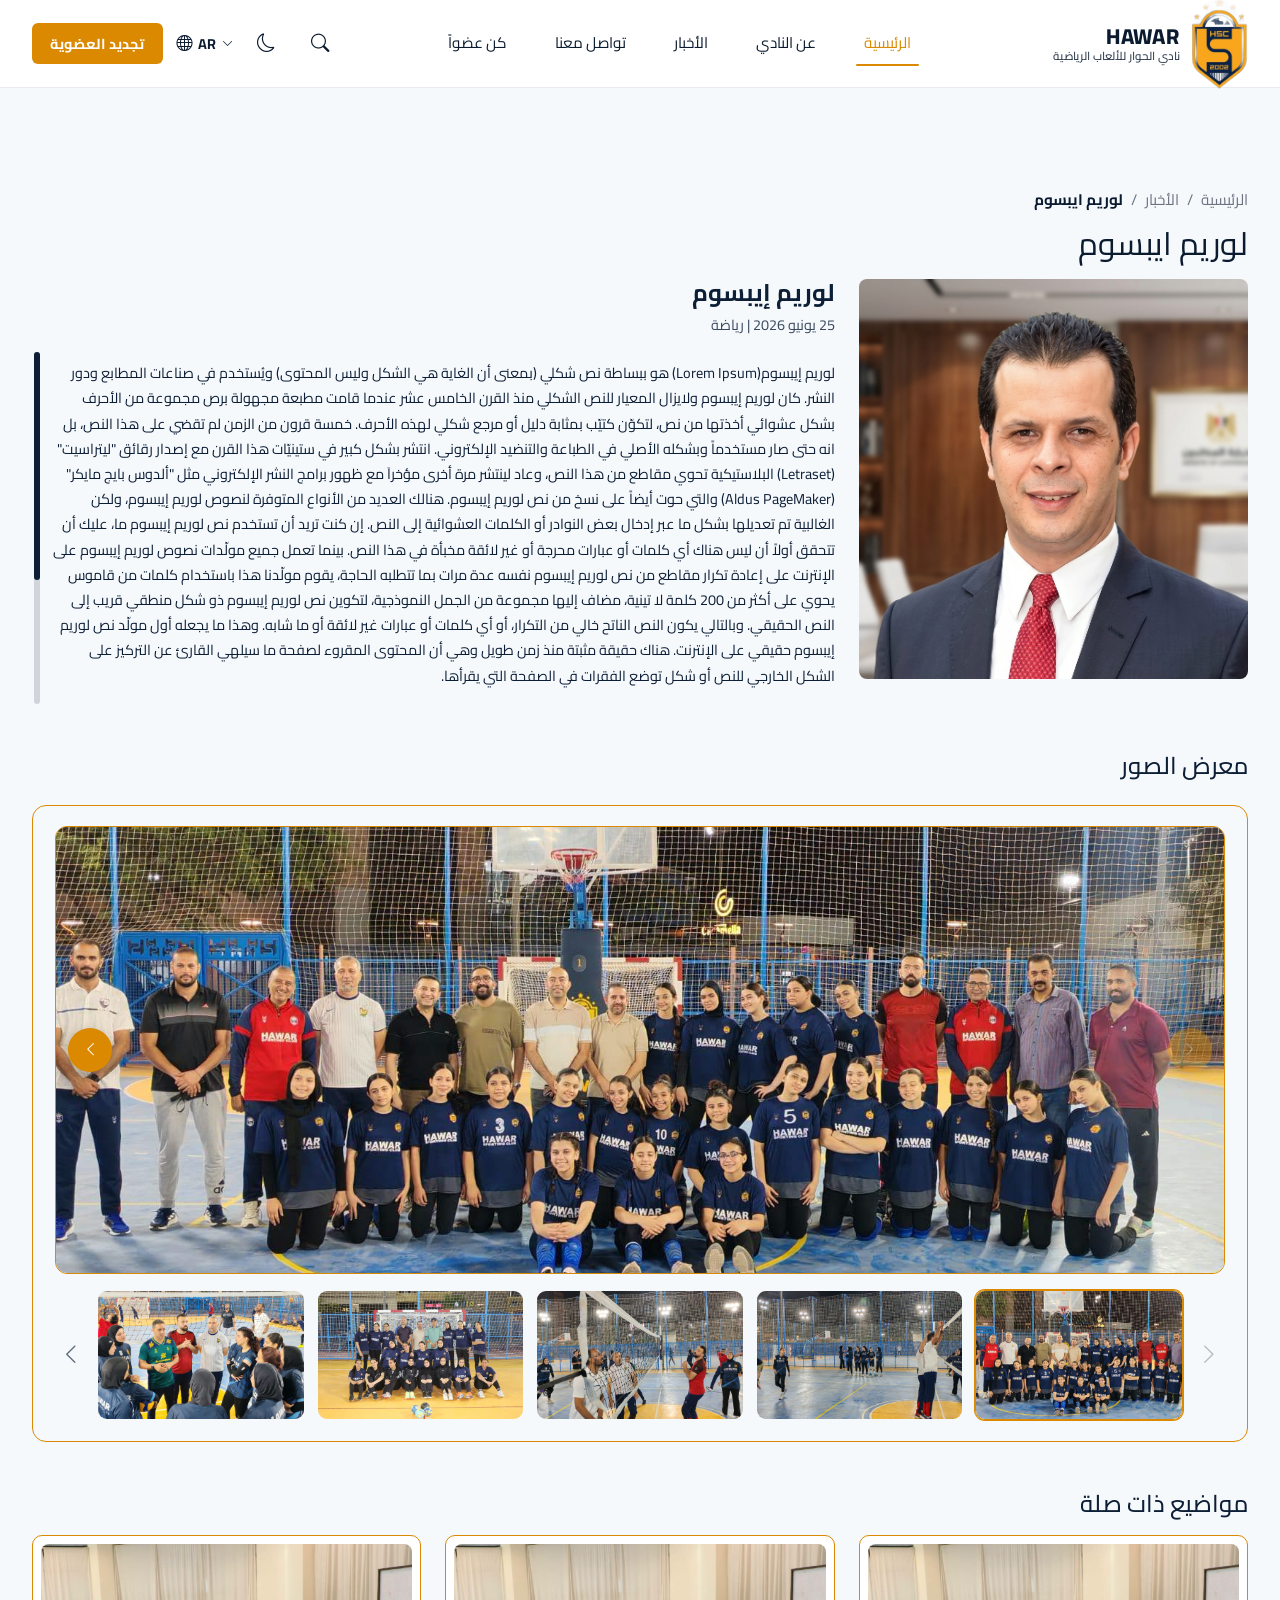
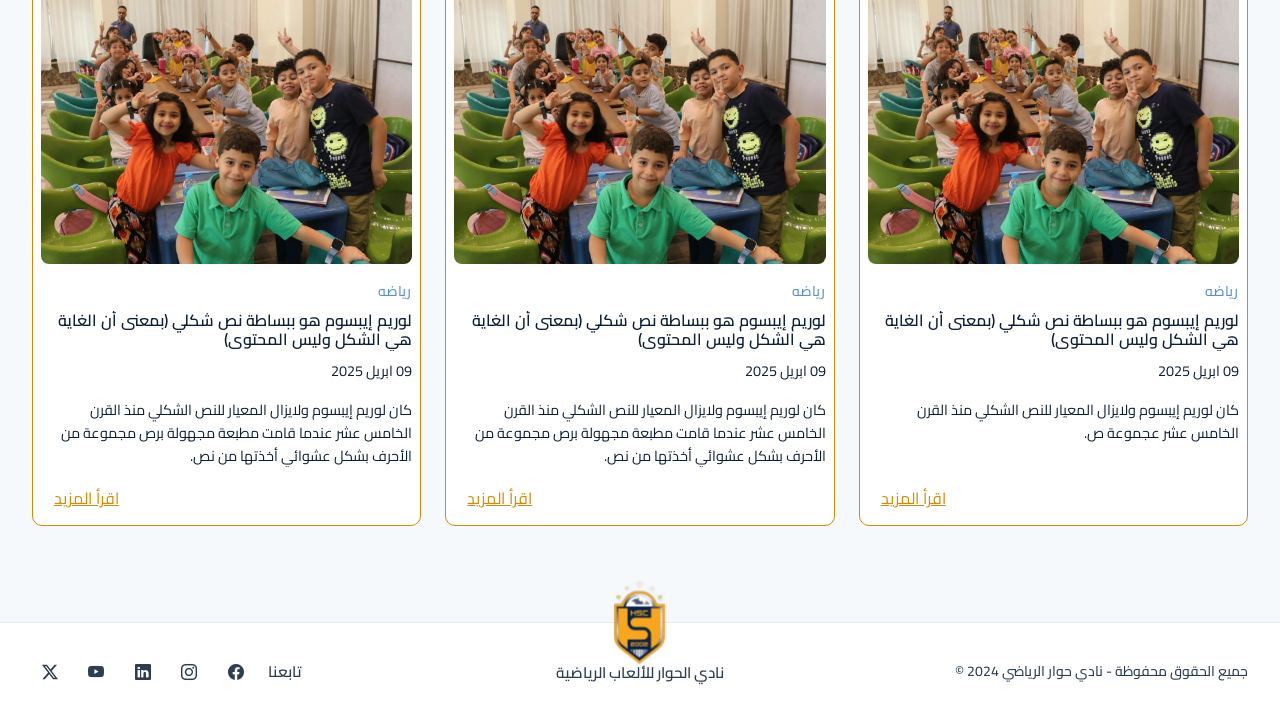
<file: newsDetails.html>
﻿<!DOCTYPE html>
<html lang="ar" dir="rtl">

<head>
    <meta charset="UTF-8">
    <meta name="viewport" content="width=device-width, initial-scale=1.0">
    <title>News Details</title>
    <link rel="icon" href="images/ImageWithFallback.svg" type="image/svg+xml">
    <script src="js/lang-boot.js"></script>

    <link rel="stylesheet" href="css/slick-theme.css" />
    <link rel="stylesheet" href="css/slick.css" />

    <link rel="stylesheet" href="fonts/bootstrap-icons.min.css">
    <link rel="stylesheet" href="css/bootstrap.min.css">
    <link id="mainStylesheet" rel="stylesheet" href="css/styleAR.css">
    <script>
        if (window.__hawarLang === "en") {
            document.getElementById("mainStylesheet").href = "css/styleEN.css";
        }
    </script>
</head>

<body>

    <!-- ===== Navbar ===== -->
    <header class="header">

        <nav class="navbar navbar-expand-lg">
            <div class="width-container">

                <a class="navbar-brand" href="index.html">
                    <img src="images/ImageWithFallback.svg" alt="Hawar Club" class="logo">
                    <span class="brand-text">
                        <span class="brand-name">HAWAR</span>
                        <span class="brand-sub" data-i18n="brandSub">نادي الحوار للألعاب الرياضية</span>
                    </span>
                </a>

                <button class="navbar-toggler" type="button" data-bs-toggle="collapse" data-bs-target="#mainNavbar"
                    aria-controls="mainNavbar" aria-expanded="false" aria-label="Toggle navigation">
                    <span class="navbar-toggler-icon"></span>
                </button>

                <div class="collapse navbar-collapse" id="mainNavbar">

                    <ul class="navbar-nav mx-auto">
                        <li class="nav-item">
                            <a class="nav-link active" href="index.html" data-i18n="home">الرئيسية</a>
                        </li>
                        <li class="nav-item has-dropdown">
                            <a class="nav-link" href="#" data-i18n="about">عن النادي</a>
                            <ul class="nav-dropdown">
                                <li>
                                    <a href="aboutPresident.html" data-i18n="presidents">رؤساء النادي</a>
                                </li>
                                <li>
                                    <a href="aboutHistory.html" data-i18n="history">تاريخ النادي</a>
                                </li>
                            </ul>
                        </li>
                        <li class="nav-item">
                            <a class="nav-link" href="newsList.html" data-i18n="news">الأخبار</a>
                        </li>
                        <li class="nav-item">
                            <a class="nav-link" href="contactUs.html" data-i18n="contact">تواصل معنا</a>
                        </li>
                        <li class="nav-item">
                            <a class="nav-link" href="#">كن عضواً</a>
                        </li>
                    </ul>

                </div>

                <div class="navbar-actions">

                    <div class="navbar-search">
                        <button type="button" class="icon-btn navbar-search-toggle" aria-expanded="false"
                            data-i18n-aria="navbarSearchAria" aria-label="بحث">
                            <i class="bi bi-search"></i>
                        </button>
                        <form class="navbar-search-form" action="search.html" method="get" role="search">
                            <div class="navbar-search-form-inner">
                                <input type="search" name="q" class="navbar-search-input"
                                data-i18n-placeholder="navbarSearchPlaceholder"
                                placeholder="ابحث..." autocomplete="off">
                            </div>
                        </form>
                    </div>

                    <button type="button" class="icon-btn" id="themeToggle" aria-label="تبديل الوضع">
                        <i class="bi bi-moon" id="themeIcon"></i>
                    </button>

                    <div class="language d-flex align-items-center" role="button" tabindex="0" aria-label="اللغة">
                        <i class="bi bi-chevron-down"></i>
                        <span>AR</span>
                        <i class="bi bi-globe"></i>
                    </div>

                    <a href="renew.html" class="btn-membership" data-i18n="renew">تجديد العضوية</a>

                </div>

            </div>
        </nav>

    </header>

    <!-- ===== News Details ===== -->
    <section class="News-list news-details hawar-body pb-5">
        <div class="width-container">
            <!-- BreadCrumb -->
            <nav aria-label="breadcrumb">
                <ol class="breadcrumb">
                    <li class="breadcrumb-item"><a href="#">الرئيسية</a></li>
                    <li class="breadcrumb-item"><a href="#">الأخبار</a></li>
                    <li class="breadcrumb-item active" aria-current="page">لوريم ايبسوم</li>
                </ol>
            </nav>

            <h1 class="page-title">لوريم ايبسوم</h1>
        </div>

        <div class="width-container">
            <div class="news-details_info my-3">
                <div class="row">
                    <div class="col-md-4 mb-3 mb-md-0">
                        <div class="news-details_image">
                            <img class="w-100 rounded-3 object-fit-cover object-position-top"
                                src="images/about/about president/firstPresident.png" alt="news-details Image">
                        </div>
                    </div>

                    <div class="col-md-8 mb-3 mb-md-0">
                        <h2 class="news-details_name">لوريم إيبسوم</h2>
                        <span class="news-details_date">25 يونيو 2026 | رياضة </span>
                        <div class="news-details-scroll mt-md-3">
                            <div class="news-details-content">
                                <div class="my-2">
                                    <p class="news-details_bio">
                                        لوريم إيبسوم(Lorem Ipsum) هو ببساطة نص شكلي (بمعنى أن الغاية هي الشكل وليس
                                        المحتوى) ويُستخدم في صناعات المطابع ودور النشر. كان لوريم إيبسوم ولايزال المعيار
                                        للنص الشكلي منذ القرن الخامس عشر عندما قامت مطبعة مجهولة برص مجموعة من الأحرف
                                        بشكل عشوائي أخذتها من نص، لتكوّن كتيّب بمثابة دليل أو مرجع شكلي لهذه الأحرف.
                                        خمسة قرون من الزمن لم تقضي على هذا النص، بل انه حتى صار مستخدماً وبشكله الأصلي
                                        في الطباعة والتنضيد الإلكتروني. انتشر بشكل كبير في ستينيّات هذا القرن مع إصدار
                                        رقائق "ليتراسيت" (Letraset) البلاستيكية تحوي مقاطع من هذا النص، وعاد لينتشر مرة
                                        أخرى مؤخراَ مع ظهور برامج النشر الإلكتروني مثل "ألدوس بايج مايكر" (Aldus
                                        PageMaker) والتي حوت أيضاً على نسخ من نص لوريم إيبسوم.
                                        هنالك العديد من الأنواع المتوفرة لنصوص لوريم إيبسوم، ولكن الغالبية تم تعديلها
                                        بشكل ما عبر إدخال بعض النوادر أو الكلمات العشوائية إلى النص. إن كنت تريد أن
                                        تستخدم نص لوريم إيبسوم ما، عليك أن تتحقق أولاً أن ليس هناك أي كلمات أو عبارات
                                        محرجة أو غير لائقة مخبأة في هذا النص. بينما تعمل جميع مولّدات نصوص لوريم إيبسوم
                                        على الإنترنت على إعادة تكرار مقاطع من نص لوريم إيبسوم نفسه عدة مرات بما تتطلبه
                                        الحاجة، يقوم مولّدنا هذا باستخدام كلمات من قاموس يحوي على أكثر من 200 كلمة لا
                                        تينية، مضاف إليها مجموعة من الجمل النموذجية، لتكوين نص لوريم إيبسوم ذو شكل منطقي
                                        قريب إلى النص الحقيقي. وبالتالي يكون النص الناتح خالي من التكرار، أو أي كلمات أو
                                        عبارات غير لائقة أو ما شابه. وهذا ما يجعله أول مولّد نص لوريم إيبسوم حقيقي على
                                        الإنترنت. هناك حقيقة مثبتة منذ زمن طويل وهي أن المحتوى المقروء لصفحة ما سيلهي
                                        القارئ عن التركيز على الشكل الخارجي للنص أو شكل توضع الفقرات في الصفحة التي
                                        يقرأها.

                                    </p>
                                    <p class="news-details_bio">
                                        هنالك العديد من الأنواع المتوفرة لنصوص لوريم إيبسوم، ولكن الغالبية تم تعديلها
                                        بشكل ما عبر إدخال بعض النوادر أو الكلمات العشوائية إلى النص. إن كنت تريد أن
                                        تستخدم نص لوريم إيبسوم ما، عليك أن تتحقق أولاً أن ليس هناك أي كلمات أو عبارات
                                        محرجة أو غير لائقة مخبأة في هذا النص. بينما تعمل جميع مولّدات نصوص لوريم إيبسوم
                                        على الإنترنت على إعادة تكرار مقاطع من نص لوريم إيبسوم نفسه عدة مرات بما تتطلبه
                                        الحاجة، يقوم مولّدنا هذا باستخدام كلمات من قاموس يحوي على أكثر من 200 كلمة لا
                                        تينية، مضاف إليها مجموعة من الجمل النموذجية، لتكوين نص لوريم إيبسوم ذو شكل منطقي
                                        قريب إلى النص الحقيقي. وبالتالي يكون النص الناتح خالي من التكرار، أو أي كلمات أو
                                        عبارات غير لائقة أو ما شابه. وهذا ما يجعله أول مولّد نص لوريم إيبسوم حقيقي على
                                        الإنترنت. هناك حقيقة مثبتة منذ زمن طويل وهي أن المحتوى المقروء لصفحة ما سيلهي
                                        القارئ عن التركيز على الشكل الخارجي للنص أو شكل توضع الفقرات في الصفحة التي
                                        يقرأها.
                                    </p>
                                </div>
                            </div>
                            <div class="news-details-scrollbar" aria-hidden="true">
                                <div class="news-details-scrollbar-thumb"></div>
                            </div>
                        </div>
                    </div>
                </div>
            </div>
        </div>

        <div class="width-container my-5">
            <h3 class="h4 mb-3" data-i18n="photoGallery">معرض الصور</h3>
            <div class="image-gallery_slider" data-image-gallery-slider>

                <div class="image-gallery_slider-stage">
                    <button type="button" class="image-gallery_slider-main-arrow image-gallery_slider-main-arrow-prev"
                        aria-label="السابق">
                        <i class="bi bi-chevron-right"></i>
                    </button>
                    <img class="image-gallery_slider-main" src="images/news/newsDetails/mainImage.jpg" alt="معرض الصور">
                    <button type="button" class="image-gallery_slider-main-arrow image-gallery_slider-main-arrow-next"
                        aria-label="التالي">
                        <i class="bi bi-chevron-left"></i>
                    </button>
                </div>

                <div class="image-gallery_slider-nav">
                    <button type="button" class="image-gallery_slider-arrow image-gallery_slider-arrow-prev"
                        aria-label="السابق">
                        <i class="bi bi-chevron-right"></i>
                    </button>

                    <div class="image-gallery_slider-viewport">
                        <div class="image-gallery_slider-track">
                            <button type="button" class="image-gallery_slider-thumb is-active"
                                data-src="images/news/newsDetails/mainImage.jpg" aria-label="صورة 1">
                                <img src="images/news/newsDetails/mainImage.jpg" alt="">
                            </button>
                            <button type="button" class="image-gallery_slider-thumb"
                                data-src="images/news/newsDetails/image1.jpg" aria-label="صورة 2">
                                <img src="images/news/newsDetails/image1.jpg" alt="">
                            </button>
                            <button type="button" class="image-gallery_slider-thumb"
                                data-src="images/news/newsDetails/image2.jpg" aria-label="صورة 3">
                                <img src="images/news/newsDetails/image2.jpg" alt="">
                            </button>
                            <button type="button" class="image-gallery_slider-thumb"
                                data-src="images/news/newsDetails/image3.jpg" aria-label="صورة 4">
                                <img src="images/news/newsDetails/image3.jpg" alt="">
                            </button>
                            <button type="button" class="image-gallery_slider-thumb"
                                data-src="images/news/newsDetails/image4.jpg" aria-label="صورة 5">
                                <img src="images/news/newsDetails/image4.jpg" alt="">
                            </button>
                            <button type="button" class="image-gallery_slider-thumb"
                                data-src="images/news/newsDetails/image5.jpg" aria-label="صورة 6">
                                <img src="images/news/newsDetails/image5.jpg" alt="">
                            </button>
                        </div>
                    </div>

                    <button type="button" class="image-gallery_slider-arrow image-gallery_slider-arrow-next"
                        aria-label="التالي">
                        <i class="bi bi-chevron-left"></i>
                    </button>
                </div>
            </div>
        </div>

        <div class="width-container mb-5">
            <div class="news-cardsList">

                <h3 class="mb-3 h4">مواضيع ذات صلة </h3>
                <div class="row g-2 g-md-3 g-lg-4">
                    <div class="col-lg-4 col-md-6 col-12">
                        <div class="card p-2">
                            <img src="images/news/new1.jpg"
                                class="card-img-top object-fit-cover object-position-top rounded-3" alt="News Image">
                            <div class="card-body px-0 pb-0">
                                <button type="button" class="btn btn-highlight mb-2 rounded-pill">رياضه</button>
                                <h5 class="card-title">لوريم إيبسوم هو ببساطة نص شكلي (بمعنى أن الغاية هي الشكل وليس
                                    المحتوى)</h5>
                                <p class="card-date" data-date="2025-04-09">09 ابريل 2025</p>
                                <p class="card-text mb-0">كان لوريم إيبسوم ولايزال المعيار للنص الشكلي منذ القرن الخامس
                                    عشر
                                    عجموعة ص. </p>
                                <div class="card-actions d-grid gap-2 d-flex justify-content-end">
                                    <a href="newsDetails.html" class="btn btn-orange text-decoration-underline">اقرأ
                                        المزيد</a>
                                </div>
                            </div>
                        </div>
                    </div>

                    <div class="col-lg-4 col-md-6 col-12">
                        <div class="card p-2">
                            <img src="images/news/new1.jpg"
                                class="card-img-top object-fit-cover object-position-top rounded-3" alt="News Image">
                            <div class="card-body px-0 pb-0">
                                <button type="button" class="btn btn-highlight mb-2 rounded-pill">رياضه</button>
                                <h5 class="card-title">لوريم إيبسوم هو ببساطة نص شكلي (بمعنى أن الغاية هي الشكل وليس
                                    المحتوى)</h5>
                                <p class="card-date" data-date="2025-04-09">09 ابريل 2025</p>
                                <p class="card-text mb-0">كان لوريم إيبسوم ولايزال المعيار للنص الشكلي منذ القرن الخامس
                                    عشر
                                    عندما
                                    قامت مطبعة مجهولة برص مجموعة من الأحرف بشكل عشوائي أخذتها من نص. </p>
                                <div class="card-actions d-grid gap-2 d-flex justify-content-end">
                                    <a href="newsDetails.html" class="btn btn-orange text-decoration-underline">اقرأ
                                        المزيد</a>
                                </div>
                            </div>
                        </div>
                    </div>

                    <div class="col-lg-4 col-md-6 col-12">
                        <div class="card p-2">
                            <img src="images/news/new1.jpg"
                                class="card-img-top object-fit-cover object-position-top rounded-3" alt="News Image">
                            <div class="card-body px-0 pb-0">
                                <button type="button" class="btn btn-highlight mb-2 rounded-pill">رياضه</button>
                                <h5 class="card-title">لوريم إيبسوم هو ببساطة نص شكلي (بمعنى أن الغاية هي الشكل وليس
                                    المحتوى)</h5>
                                <p class="card-date" data-date="2025-04-09">09 ابريل 2025</p>
                                <p class="card-text mb-0">كان لوريم إيبسوم ولايزال المعيار للنص الشكلي منذ القرن الخامس
                                    عشر
                                    عندما
                                    قامت مطبعة مجهولة برص مجموعة من الأحرف بشكل عشوائي أخذتها من نص. </p>
                                <div class="card-actions d-grid gap-2 d-flex justify-content-end">
                                    <a href="newsDetails.html" class="btn btn-orange text-decoration-underline">اقرأ
                                        المزيد</a>
                                </div>
                            </div>
                        </div>
                    </div>
                </div>
            </div>
        </div>
    </section>

    <!-- ===== Footer ===== -->
    <footer class="footer">

        <div class="width-container">

            <!-- Logo sits on the divider line -->
            <div class="footer-logo-wrap">
                <img src="images/ImageWithFallback.svg" alt="Hawar Club" class="footer-logo">
            </div>

            <div class="footer-row">

                <p class="copyright" data-i18n="copyright">
                    جميع الحقوق محفوظة - نادي حوار الرياضي 2024 ©
                </p>

                <p class="footer-title" data-i18n="footerTitle">نادي الحوار للألعاب الرياضية</p>

                <div class="footer-social">
                    <span class="social-label" data-i18n="follow">تابعنا</span>
                    <a href="#" aria-label="Facebook"><i class="bi bi-facebook"></i></a>
                    <a href="#" aria-label="Instagram"><i class="bi bi-instagram"></i></a>
                    <a href="#" aria-label="LinkedIn"><i class="bi bi-linkedin"></i></a>
                    <a href="#" aria-label="YouTube"><i class="bi bi-youtube"></i></a>
                    <a href="#" aria-label="X"><i class="bi bi-twitter-x"></i></a>
                </div>

            </div>

        </div>

    </footer>


    <script src="js/jquery-3.6.0.min.js"></script>
    <script src="js/slick.min.js"></script>

    <script src="js/bootstrap.bundle.min.js"></script>
    <script src="js/language.js"></script>
    <script src="js/theme.js"></script>
    <script src="js/main.js"></script>
    <script src="js/search.js"></script>
</body>

</html>
</file>
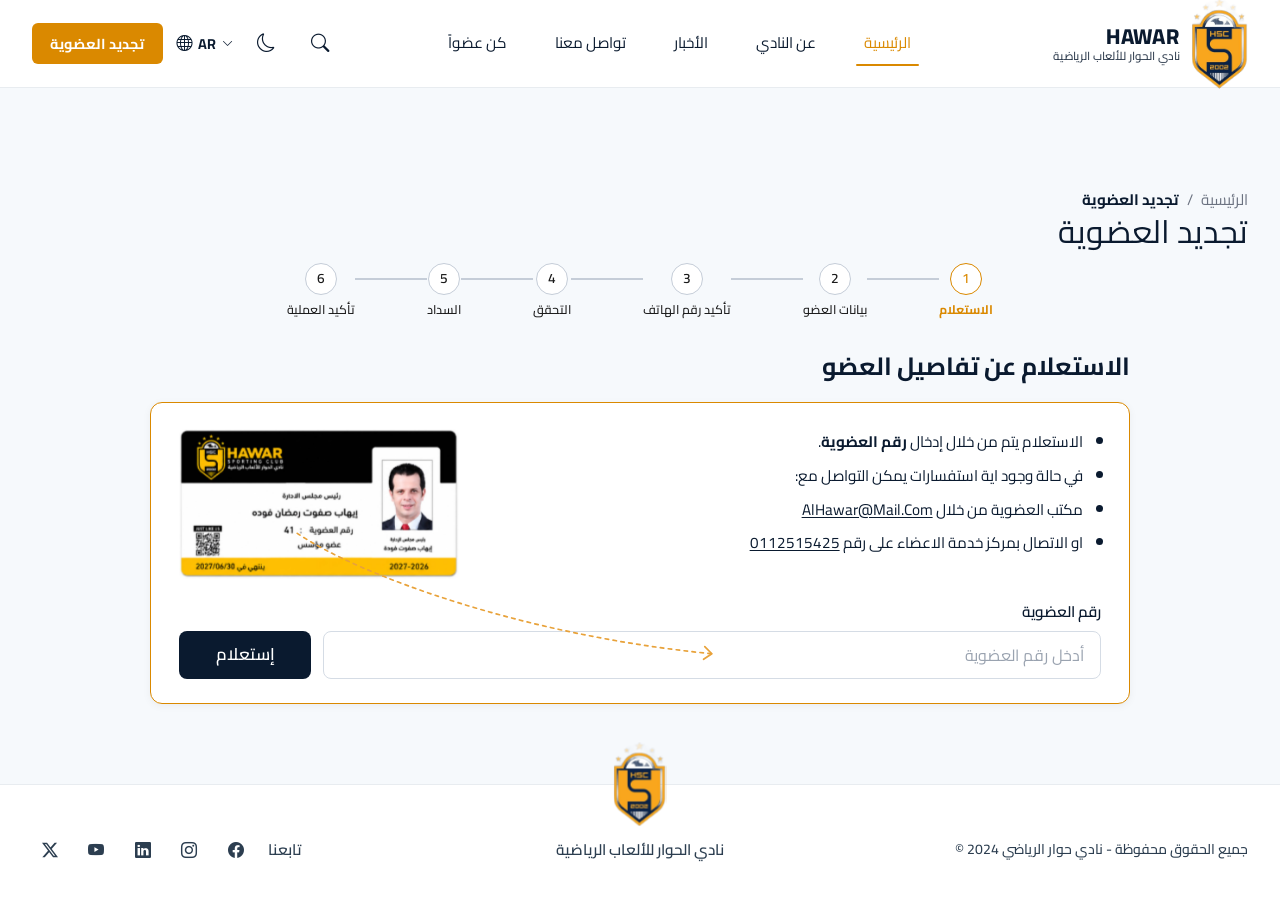
<file: renew.html>
<!DOCTYPE html>
<html lang="ar" dir="rtl">

<head>
    <meta charset="UTF-8">
    <meta name="viewport" content="width=device-width, initial-scale=1.0">
    <title>تجديد العضويه</title>
    <link rel="icon" href="images/ImageWithFallback.svg" type="image/svg+xml">
    <script src="js/lang-boot.js"></script>

    <link rel="stylesheet" href="css/slick-theme.css" />
    <link rel="stylesheet" href="css/slick.css" />

    <link rel="stylesheet" href="fonts/bootstrap-icons.min.css">
    <link rel="stylesheet" href="css/bootstrap.min.css">
    <link id="mainStylesheet" rel="stylesheet" href="css/styleAR.css">
    <script>
        if (window.__hawarLang === "en") {
            document.getElementById("mainStylesheet").href = "css/styleEN.css";
        }
    </script>
</head>

<body>

    <!-- ===== Navbar ===== -->
    <header class="header">

        <nav class="navbar navbar-expand-lg">
            <div class="width-container">

                <a class="navbar-brand" href="index.html">
                    <img src="images/ImageWithFallback.svg" alt="Hawar Club" class="logo">
                    <span class="brand-text">
                        <span class="brand-name">HAWAR</span>
                        <span class="brand-sub" data-i18n="brandSub">نادي الحوار للألعاب الرياضية</span>
                    </span>
                </a>

                <button class="navbar-toggler" type="button" data-bs-toggle="collapse" data-bs-target="#mainNavbar"
                    aria-controls="mainNavbar" aria-expanded="false" aria-label="Toggle navigation">
                    <span class="navbar-toggler-icon"></span>
                </button>

                <div class="collapse navbar-collapse" id="mainNavbar">

                    <ul class="navbar-nav mx-auto">
                        <li class="nav-item">
                            <a class="nav-link active" href="index.html" data-i18n="home">الرئيسية</a>
                        </li>
                        <li class="nav-item has-dropdown">
                            <a class="nav-link" href="#" data-i18n="about">عن النادي</a>
                            <ul class="nav-dropdown">
                                <li>
                                    <a href="aboutPresident.html" data-i18n="presidents">رؤساء النادي</a>
                                </li>
                                <li>
                                    <a href="aboutHistory.html" data-i18n="history">تاريخ النادي</a>
                                </li>
                            </ul>
                        </li>
                        <li class="nav-item">
                            <a class="nav-link" href="newsList.html" data-i18n="news">الأخبار</a>
                        </li>
                        <li class="nav-item">
                            <a class="nav-link" href="contactUs.html" data-i18n="contact">تواصل معنا</a>
                        </li>
                        <li class="nav-item">
                            <a class="nav-link" href="#" data-i18n="beMember">كن عضواً</a>
                        </li>
                    </ul>

                </div>

                <div class="navbar-actions">

                    <div class="navbar-search">
                        <button type="button" class="icon-btn navbar-search-toggle" aria-expanded="false"
                            data-i18n-aria="navbarSearchAria" aria-label="بحث">
                            <i class="bi bi-search"></i>
                        </button>
                        <form class="navbar-search-form" action="search.html" method="get" role="search">
                            <div class="navbar-search-form-inner">
                                <input type="search" name="q" class="navbar-search-input"
                                data-i18n-placeholder="navbarSearchPlaceholder"
                                placeholder="ابحث..." autocomplete="off">
                            </div>
                        </form>
                    </div>

                    <button type="button" class="icon-btn" id="themeToggle" aria-label="تبديل الوضع">
                        <i class="bi bi-moon" id="themeIcon"></i>
                    </button>

                    <div class="language d-flex align-items-center" role="button" tabindex="0" aria-label="اللغة">
                        <i class="bi bi-chevron-down"></i>
                        <span>AR</span>
                        <i class="bi bi-globe"></i>
                    </div>

                    <a href="renew.html" class="btn-membership" data-i18n="renew">تجديد العضوية</a>

                </div>

            </div>
        </nav>

    </header>
    
    <!-- Renew Membership  تجديد العضويه -->
    <section class="renew_membership hawar-body pt-3 pb-5">
        <div class="width-container">
            <nav aria-label="breadcrumb">
                <ol class="breadcrumb pt-0 m-0">
                    <li class="breadcrumb-item"><a href="index.html" data-i18n="home">الرئيسية</a></li>
                    <li class="breadcrumb-item active" aria-current="page" data-i18n="renew">تجديد العضوية</li>
                </ol>
            </nav>
            <h1 class="page-title m-0 p-0" data-i18n="renewMembership">تجديد العضوية</h1>

        </div>
        <div class="width-container">
            <div class="renew-flow">
                <div class="progress-wrapper" role="list" aria-label="خطوات تجديد العضوية">
                    <div class="progress-item" data-step="1" role="listitem">
                        <div class="progress-step"><span class="progress-number">1</span><i
                                class="bi bi-check progress-check" aria-hidden="true"></i></div>
                        <span class="progress-label" data-i18n="stepInquiry">الاستعلام</span>
                    </div>
                    <div class="progress-line"></div>
                    <div class="progress-item" data-step="2" role="listitem">
                        <div class="progress-step"><span class="progress-number">2</span><i
                                class="bi bi-check progress-check" aria-hidden="true"></i></div>
                        <span class="progress-label" data-i18n="stepMemberData">بيانات العضو</span>
                    </div>
                    <div class="progress-line"></div>
                    <div class="progress-item" data-step="3" role="listitem">
                        <div class="progress-step"><span class="progress-number">3</span><i
                                class="bi bi-check progress-check" aria-hidden="true"></i></div>
                        <span class="progress-label" data-i18n="stepPhoneConfirm">تأكيد رقم الهاتف</span>
                    </div>
                    <div class="progress-line"></div>
                    <div class="progress-item" data-step="4" role="listitem">
                        <div class="progress-step"><span class="progress-number">4</span><i
                                class="bi bi-check progress-check" aria-hidden="true"></i></div>
                        <span class="progress-label" data-i18n="stepVerify">التحقق</span>
                    </div>
                    <div class="progress-line"></div>
                    <div class="progress-item" data-step="5" role="listitem">
                        <div class="progress-step"><span class="progress-number">5</span><i
                                class="bi bi-check progress-check" aria-hidden="true"></i></div>
                        <span class="progress-label" data-i18n="stepPayment">السداد</span>
                    </div>
                    <div class="progress-line"></div>
                    <div class="progress-item" data-step="6" role="listitem">
                        <div class="progress-step"><span class="progress-number">6</span><i
                                class="bi bi-check progress-check" aria-hidden="true"></i></div>
                        <span class="progress-label" data-i18n="stepConfirm">تأكيد العملية</span>
                    </div>
                </div>

                <h2 class="renew-title" id="renewStepTitle" data-i18n="inquireDetails">الاستعلام عن تفاصيل العضو</h2>

                <div class="renew-panel is-active" data-panel="1" id="renewPanel1">
                    <div class="renew-card">
                        <div class="renew-card-top">
                            <div class="renew-instructions">
                                <ul>
                                    <li>الاستعلام يتم من خلال إدخال <strong>رقم العضوية</strong>.</li>
                                    <li>في حالة وجود اية استفسارات يمكن التواصل مع:</li>
                                    <li>مكتب العضوية من خلال <a href="mailto:AlHawar@Mail.Com">AlHawar@Mail.Com</a></li>
                                    <li>او الاتصال بمركز خدمة الاعضاء على رقم <a href="tel:0112515425"
                                            dir="ltr">0112515425</a></li>
                                </ul>
                            </div>

                            <div class="renew-card-image">
                                <img src="images/renew/HawarFrontCard.png" alt="نموذج بطاقة عضوية نادي الحوار"
                                    class="id-card-image" id="renewCardImage">
                                <span class="renew-number-highlight" aria-hidden="true"></span>
                            </div>
                        </div>

                        <div class="renew-arrow" id="renewArrow" aria-hidden="true">
                            <svg class="dotted-arrow" id="renewArrowSvg" viewBox="0 0 100 100"
                                preserveAspectRatio="none">
                                <path id="renewArrowPath" d="" />
                                <path id="renewArrowHead" class="arrow-head" d="" />
                            </svg>
                        </div>

                        <div class="renew-error-banner" id="membershipError" role="alert" hidden>
                            <i class="bi bi-exclamation-triangle-fill" aria-hidden="true"></i>
                            <span data-i18n="membershipCheck">يرجى التأكد من رقم العضوية</span>
                        </div>

                        <form class="renew-form" id="renewInquiryForm" novalidate>
                            <div class="renew-form-group">
                                <label for="membershipNumber" data-i18n="membershipNumber">رقم العضوية</label>
                                <div class="renew-form-row">
                                    <input type="text" id="membershipNumber" name="membershipNumber" inputmode="numeric"
                                        autocomplete="off" placeholder="أدخل رقم العضوية"
                                        data-i18n-placeholder="membershipPlaceholder" required>
                                    <button type="submit" class="renew-submit" id="renewInquireBtn"
                                        data-i18n="inquireBtn">
                                        إستعلام
                                    </button>
                                </div>
                            </div>
                        </form>
                    </div>
                </div>

                <div class="renew-panel" data-panel="2" id="renewPanel2" hidden>
                    <div class="renew-member-card">
                        <div class="renew-member-info">
                            <p><span data-i18n="memberNameLabel">اسم العضو</span>: <strong id="memberName">يوسف احمد عبد
                                    الحميد</strong></p>
                            <p><span data-i18n="membershipNumber">رقم العضوية</span>: <strong
                                    id="memberNumber">015656</strong></p>
                        </div>
                        <div class="renew-member-status">
                            <div class="renew-status-badge is-expired">
                                <i class="bi bi-slash-circle" aria-hidden="true"></i>
                                <span data-i18n="membershipExpired">عضوية منتهية</span>
                            </div>
                            <p class="renew-status-date" id="memberExpiryDate">انتهت العضوية: 30/06/2026</p>
                        </div>
                    </div>

                    <div class="renew-fees-card">
                        <div class="renew-fees-row">
                            <span>بطاقات (العضو العامل)</span>
                            <span>80.00</span>
                        </div>
                        <div class="renew-fees-row">
                            <span>حمام السباحة</span>
                            <span>80.00</span>
                        </div>
                        <div class="renew-fees-row">
                            <span>ص تأمين (العضو العامل)</span>
                            <span>80.00</span>
                        </div>
                        <div class="renew-fees-row">
                            <span>رسوم أخرى (العضو العامل)</span>
                            <span>80.00</span>
                        </div>
                        <div class="renew-fees-row">
                            <span>إجمالي الموسم</span>
                            <span>80.00</span>
                        </div>
                        <div class="renew-fees-total">
                            <span data-i18n="grandTotal">الإجمالي العام</span>
                            <strong id="memberGrandTotal">1610.000</strong>
                        </div>
                    </div>

                    <div class="renew-nav">
                        <button type="button" class="renew-btn-back" id="renewBackBtn"
                            data-i18n="backBtn">الرجوع</button>
                        <button type="button" class="renew-btn-next" id="renewNextBtn"
                            data-i18n="nextBtn">التالي</button>
                    </div>
                </div>

                <div class="renew-panel" data-panel="3" id="renewPanel3" hidden>
                    <div class="renew-otp-card">
                        <h3 class="renew-otp-title" data-i18n="selectOtpMethod">حدد طريقة إرسال الرمز</h3>

                        <div class="renew-otp-methods" role="radiogroup" aria-label="طريقة إرسال الرمز">
                            <label class="renew-otp-method is-selected">
                                <input type="radio" name="otpMethod" value="whatsapp" checked>
                                <span class="renew-otp-radio" aria-hidden="true"></span>
                                <span class="renew-otp-method-body">
                                    <span class="renew-otp-method-head">
                                        <i class="bi bi-whatsapp" aria-hidden="true"></i>
                                        <span data-i18n="whatsappLabel">الواتس آب</span>
                                    </span>
                                    <span class="renew-otp-method-value" id="memberPhoneMasked"
                                        dir="ltr">0102*****21</span>
                                </span>
                            </label>

                            <label class="renew-otp-method">
                                <input type="radio" name="otpMethod" value="email">
                                <span class="renew-otp-radio" aria-hidden="true"></span>
                                <span class="renew-otp-method-body">
                                    <span class="renew-otp-method-head">
                                        <i class="bi bi-envelope" aria-hidden="true"></i>
                                        <span data-i18n="emailLabel">البريد الإلكتروني</span>
                                    </span>
                                    <span class="renew-otp-method-value" id="memberEmailMasked"
                                        dir="ltr">rwr******@gmail.com</span>
                                </span>
                            </label>
                        </div>

                        <p class="renew-otp-limit" data-i18n="otpRequestCount">1/3 OTP عدد مرات طلب</p>
                    </div>

                    <div class="renew-nav">
                        <button type="button" class="renew-btn-back" id="renewPhoneBackBtn"
                            data-i18n="backBtn">الرجوع</button>
                        <button type="button" class="renew-btn-next" id="renewSendCodeBtn" data-i18n="sendCodeBtn">إرسال
                            الرمز</button>
                    </div>
                </div>

                <div class="renew-panel" data-panel="4" id="renewPanel4" hidden>
                    <div class="renew-verify-banner" role="status">
                        <span data-i18n="otpSentPrefix">تم إرسال OTP إلى رقم هاتفك المسجل</span>
                        <strong id="otpSentPhone" dir="ltr">010****1234</strong>
                    </div>

                    <div class="renew-verify-card">
                        <p class="renew-verify-instruction">
                            <span data-i18n="otpInstructionPrefix">أدخل الرمز المكون من 6 أرقام المرسل إلى</span>
                            <strong id="otpInstructionPhone" dir="ltr">010****1234</strong>.
                            <span data-i18n="otpInstructionSuffix">الكود صالح لمدة 5 دقائق ويمكن استخدامه مرة
                                واحدة.</span>
                        </p>

                        <div class="renew-verify-field">
                            <label class="renew-verify-label" data-i18n="enterOtpLabel">أدخل الـ OTP</label>
                            <div class="renew-otp-digits-wrap">
                                <div class="renew-otp-digits" id="otpDigits">
                                    <input type="text" class="renew-otp-digit" maxlength="1" inputmode="numeric"
                                        autocomplete="one-time-code" aria-label="1">
                                    <input type="text" class="renew-otp-digit" maxlength="1" inputmode="numeric"
                                        aria-label="2">
                                    <input type="text" class="renew-otp-digit" maxlength="1" inputmode="numeric"
                                        aria-label="3">
                                    <input type="text" class="renew-otp-digit" maxlength="1" inputmode="numeric"
                                        aria-label="4">
                                    <input type="text" class="renew-otp-digit" maxlength="1" inputmode="numeric"
                                        aria-label="5">
                                    <input type="text" class="renew-otp-digit" maxlength="1" inputmode="numeric"
                                        aria-label="6">
                                </div>
                            </div>
                        </div>

                        <div class="renew-verify-footer">
                            <button type="button" class="renew-resend-btn" id="renewResendBtn">
                                <i class="bi bi-arrow-clockwise" aria-hidden="true"></i>
                                <span data-i18n="resendOtp">إعادة إرسال</span>
                            </button>
                            <span class="renew-otp-limit" data-i18n="otpVerifyCount">عدد مرات طلب الـ OTP 1/3</span>
                        </div>
                    </div>

                    <div class="renew-nav">
                        <button type="button" class="renew-btn-back" id="renewVerifyBackBtn"
                            data-i18n="backBtn">الرجوع</button>
                        <button type="button" class="renew-btn-next" id="renewVerifyNextBtn"
                            data-i18n="nextBtn">التالي</button>
                    </div>
                </div>

                <div class="renew-panel" data-panel="5" id="renewPanel5" hidden>
                    <div class="renew-payment-member-card">
                        <div class="renew-member-info">
                            <p><span data-i18n="memberNameLabel">اسم العضو</span>: <strong id="paymentMemberName">يوسف
                                    احمد عبد الحميد</strong></p>
                            <p><span data-i18n="membershipNumber">رقم العضوية</span>: <strong
                                    id="paymentMemberNumber">015656</strong></p>
                        </div>
                        <div class="renew-payment-total-preview">
                            <span data-i18n="grandTotal">الإجمالي العام</span>
                            <strong id="paymentPreviewTotal">1610.000</strong>
                        </div>
                    </div>

                    <div class="renew-payment-card">
                        <div class="renew-payment-methods" role="radiogroup" aria-label="طرق الدفع">
                            <div class="renew-payment-method" data-method="card">
                                <label class="renew-payment-method-head">
                                    <input type="radio" name="paymentMethod" value="card">
                                    <span class="renew-otp-radio" aria-hidden="true"></span>
                                    <span class="renew-payment-method-content">
                                        <span class="renew-payment-method-info">
                                            <strong data-i18n="payByCard">الدفع بالبطاقة (من خلال باي موب)</strong>
                                            <span data-i18n="visaMastercard">فيزا / ماستركارد</span>
                                        </span>
                                        <span class="renew-payment-fee" data-i18n="serviceFeeCard">تكلفة الخدمة 27
                                            ج.م</span>
                                    </span>
                                </label>
                                <div class="renew-payment-details" hidden>
                                    <div class="renew-card-field">
                                        <label for="cardNumber" data-i18n="cardNumber">رقم البطاقة</label>
                                        <div class="renew-card-number-wrap">
                                            <span class="renew-card-brands" aria-hidden="true">
                                                <img src="images/renew/selfhst_visa.png" alt=""
                                                    class="renew-card-brand renew-card-brand-visa" width="38"
                                                    height="12">
                                                <img src="images/renew/logos_mastercard.png" alt=""
                                                    class="renew-card-brand renew-card-brand-mastercard" width="28"
                                                    height="18">
                                            </span>
                                            <input type="text" id="cardNumber" inputmode="numeric"
                                                autocomplete="cc-number" placeholder="0000 0000 0000 0000"
                                                maxlength="19">
                                        </div>
                                    </div>
                                    <div class="renew-card-field">
                                        <label for="cardHolder" data-i18n="cardHolder">إسم حامل البطاقة</label>
                                        <input type="text" id="cardHolder" autocomplete="cc-name"
                                            value="يوسف كريم عبد الوهاب">
                                    </div>
                                    <div class="renew-card-row">
                                        <div class="renew-card-field">
                                            <label for="cardExpiry" data-i18n="cardExpiry">تاريخ الإنتهاء</label>
                                            <input type="text" id="cardExpiry" inputmode="numeric" autocomplete="cc-exp"
                                                placeholder="MM/YY" dir="ltr">
                                        </div>
                                        <div class="renew-card-field">
                                            <label for="cardCvv" data-i18n="cardCvv">CVV</label>
                                            <input type="password" id="cardCvv" inputmode="numeric"
                                                autocomplete="cc-csc" placeholder="..." dir="ltr">
                                        </div>
                                    </div>
                                </div>
                            </div>

                            <div class="renew-payment-method" data-method="fawry">
                                <label class="renew-payment-method-head">
                                    <input type="radio" name="paymentMethod" value="fawry">
                                    <span class="renew-otp-radio" aria-hidden="true"></span>
                                    <span class="renew-payment-method-content">
                                        <span class="renew-payment-method-info">
                                            <strong data-i18n="payByFawry">الدفع عن طريق فوري</strong>
                                            <span data-i18n="fawryHint">كود دفع يسدد خلال 72 ساعة من أي منفذ فوري</span>
                                        </span>
                                        <span class="renew-payment-fee" data-i18n="serviceFeeFawry">تكلفة الخدمة 52
                                            ج.م</span>
                                    </span>
                                </label>
                                <div class="renew-payment-details" hidden>
                                    <p class="renew-fawry-note" data-i18n="fawryDetails">
                                        سيتم إنشاء كود دفع فوري صالح لمدة 72 ساعة. يمكنك السداد من أي منفذ فوري أو تطبيق
                                        فوري.
                                    </p>
                                </div>
                            </div>
                        </div>

                        <div class="renew-payment-breakdown" id="paymentBreakdown" hidden>
                            <h4 data-i18n="paymentSummary">ملخص الدفع</h4>
                            <div class="renew-payment-breakdown-row">
                                <span data-i18n="grandTotal">الإجمالي العام</span>
                                <span id="paymentSubtotal">1,610.00 ج.م</span>
                            </div>
                            <div class="renew-payment-breakdown-row">
                                <span data-i18n="serviceFee">تكلفة الخدمة</span>
                                <span id="paymentServiceFee">0.00 ج.م</span>
                            </div>
                            <div class="renew-payment-breakdown-row is-total">
                                <span data-i18n="paymentTotal">إجمالي المبلغ</span>
                                <strong id="paymentGrandTotal">1,610.00 ج.م</strong>
                            </div>
                        </div>
                    </div>

                    <div class="renew-nav">
                        <button type="button" class="renew-btn-back" id="renewPaymentBackBtn"
                            data-i18n="backBtn">الرجوع</button>
                        <button type="button" class="renew-btn-next" id="renewPayBtn" data-i18n="payBtn">سداد</button>
                    </div>
                </div>

                <div class="renew-panel" data-panel="6" id="renewPanel6" hidden>
                    <div class="renew-confirm-success" id="renewConfirmSuccess" hidden>
                        <div class="renew-confirm-card">
                            <div class="renew-confirm-icon is-success" aria-hidden="true">
                                <svg width="127" height="127" viewBox="0 0 127 127" fill="none"
                                    xmlns="http://www.w3.org/2000/svg">
                                    <circle cx="63.5" cy="63.5" r="63.5" fill="#34A853" />
                                    <path
                                        d="M47.313 79.9163C49.2664 81.8721 52.4361 81.8718 54.3892 79.9156L91.3538 42.89C92.9465 41.2947 95.5316 41.2947 97.1243 42.89C98.7133 44.4816 98.7133 47.0593 97.1243 48.6509L54.3893 91.4563C52.4362 93.4126 49.2663 93.4128 47.313 91.4568L30.8767 74.9982C29.2872 73.4067 29.287 70.8285 30.8762 69.2367C32.4687 67.6416 35.0534 67.6413 36.6462 69.2362L47.313 79.9163Z"
                                        fill="white" />
                                </svg>

                            </div>
                            <h3 class="renew-confirm-title" data-i18n="paymentSuccessTitle">تم سداد الاشتراك وتجديد
                                العضوية بنجاح</h3>
                            <p class="renew-confirm-order">
                                <span data-i18n="orderNumberLabel">رقم الطلب</span>
                                <strong id="successOrderNumber">021525A5182</strong>
                            </p>
                        </div>
                        <div class="renew-confirm-actions">
                            <div class="renew-confirm-actions-row">
                                <button type="button" class="renew-btn-outline" id="renewPrintReceiptBtn"
                                    data-i18n="printReceipt">طباعة الإيصال</button>
                                <a href="renew.html" class="renew-btn-renew"
                                    data-i18n="renewNewMembership">تجديد العضوية جديدة</a>
                            </div>
                            <button type="button" class="renew-btn-home" id="renewHomeSuccessBtn"
                                data-i18n="backToHome">الرجوع للشاشة الرئيسية</button>
                        </div>
                    </div>

                    <div class="renew-confirm-pending" id="renewConfirmPending" hidden>
                        <div class="renew-confirm-card">
                            <div class="renew-confirm-icon is-pending" aria-hidden="true">
                                <svg width="127" height="127" viewBox="0 0 127 127" fill="none" xmlns="http://www.w3.org/2000/svg">
<circle cx="67.7933" cy="63.21" r="56.21" stroke="#F59E0B" stroke-width="2" stroke-dasharray="2 2"/>
<path d="M68.7917 15.8744C79.5179 15.8744 89.4027 19.4198 97.3667 25.3941C100.584 27.8124 104.278 31.4795 107.564 35.2736C108.079 35.8734 108.576 36.4625 109.056 37.0411H92.6042C91.2007 37.0411 89.8548 37.5986 88.8624 38.591C87.87 39.5833 87.3125 40.9293 87.3125 42.3327C87.3125 43.7362 87.87 45.0821 88.8624 46.0745C89.8548 47.0669 91.2007 47.6244 92.6042 47.6244H121.708C123.112 47.6244 124.458 47.0669 125.45 46.0745C126.442 45.0821 127 43.7362 127 42.3327V13.2286C127 11.8251 126.442 10.4792 125.45 9.48679C124.458 8.49441 123.112 7.9369 121.708 7.9369C120.305 7.9369 118.959 8.49441 117.967 9.48679C116.974 10.4792 116.417 11.8251 116.417 13.2286V29.3417L115.565 28.3469C112.009 24.2458 107.765 19.9701 103.722 16.9327C93.6521 9.36116 81.3905 5.27459 68.7917 5.29107C36.6448 5.29107 10.5833 31.3525 10.5833 63.4994C10.5833 95.6463 36.6448 121.708 68.7917 121.708C94.8637 121.708 116.919 104.573 124.333 80.9619C124.541 80.299 124.617 79.6014 124.556 78.9092C124.495 78.2169 124.298 77.5435 123.977 76.9273C123.656 76.3111 123.216 75.7642 122.683 75.3179C122.151 74.8716 121.535 74.5346 120.872 74.3261C120.209 74.1177 119.512 74.0418 118.82 74.1029C118.127 74.164 117.454 74.3609 116.838 74.6822C116.221 75.0036 115.675 75.4432 115.228 75.9759C114.782 76.5086 114.445 77.1239 114.237 77.7869C111.195 87.4567 105.148 95.9041 96.9751 101.9C88.8017 107.896 78.9284 111.127 68.7917 111.124C62.5375 111.124 56.3445 109.893 50.5664 107.499C44.7882 105.106 39.5381 101.598 35.1157 97.1754C30.6933 92.753 27.1853 87.5028 24.7919 81.7247C22.3985 75.9466 21.1667 69.7536 21.1667 63.4994C21.1667 57.2452 22.3985 51.0522 24.7919 45.2741C27.1853 39.496 30.6933 34.2458 35.1157 29.8234C39.5381 25.401 44.7882 21.893 50.5664 19.4996C56.3445 17.1063 62.5375 15.8744 68.7917 15.8744Z" fill="#F59E0B"/>
<path d="M68.7917 37.0417C68.7917 35.6382 68.2342 34.2923 67.2418 33.2999C66.2494 32.3075 64.9034 31.75 63.5 31.75C62.0966 31.75 60.7506 32.3075 59.7582 33.2999C58.7659 34.2923 58.2083 35.6382 58.2083 37.0417V63.5C58.2083 64.3975 58.4366 65.2802 58.8717 66.0652C59.3068 66.8502 59.9344 67.5117 60.6954 67.9873L77.6288 78.5707C78.8189 79.3145 80.2557 79.5551 81.6232 79.2395C82.3003 79.0832 82.9401 78.7951 83.5058 78.3917C84.0716 77.9882 84.5524 77.4772 84.9207 76.8879C85.289 76.2986 85.5376 75.6426 85.6524 74.9572C85.7671 74.2718 85.7458 73.5706 85.5895 72.8935C85.4332 72.2163 85.1452 71.5766 84.7417 71.0108C84.3382 70.4451 83.8272 69.9643 83.2379 69.596L68.7917 60.5684V37.0417Z" fill="#F59E0B"/>
</svg>

                            </div>
                            <h3 class="renew-confirm-title" data-i18n="paymentPendingTitle">تسديد الإشتراك قيد الإنتظار
                            </h3>
                            <p class="renew-confirm-order">
                                <span data-i18n="orderNumberLabel">رقم الطلب</span>
                                <strong id="pendingOrderNumber">021525A5182</strong>
                            </p>
                            <p class="renew-confirm-alert">
                                <i class="bi bi-info-circle" aria-hidden="true"></i>
                                <span id="fawryDeadlineText" data-i18n="fawryPayBefore">ادفع طلبك باستخدام كود فورى قبل
                                    يوم 20/8/2026</span>
                            </p>
                            <div class="renew-fawry-code-box">
                                <span class="renew-fawry-code-label" data-i18n="fawryCodeLabel">كود فورى</span>
                                <strong class="renew-fawry-code-value" id="fawryCodeValue" dir="ltr">8363728282</strong>
                            </div>
                        </div>
                        <div class="renew-confirm-actions">
                            <div class="renew-confirm-actions-row">
                                <button type="button" class="renew-btn-outline" id="renewCopyFawryBtn"
                                    data-i18n="copyFawryCode">نسخ الكود</button>
                                <a href="renew.html" class="renew-btn-renew"
                                    data-i18n="renewNewMembership">تجديد العضوية جديدة</a>
                            </div>
                            <button type="button" class="renew-btn-home" id="renewHomePendingBtn"
                                data-i18n="backToHome">الرجوع للشاشة الرئيسية</button>
                        </div>
                    </div>
                </div>
            </div>
        </div>
    </section>

    <!-- ===== Footer ===== -->
    <footer class="footer">

        <div class="width-container">

            <div class="footer-logo-wrap">
                <img src="images/ImageWithFallback.svg" alt="Hawar Club" class="footer-logo">
            </div>

            <div class="footer-row pt-5">

                <p class="copyright" data-i18n="copyright">
                    جميع الحقوق محفوظة - نادي حوار الرياضي 2024 ©
                </p>

                <p class="footer-title" data-i18n="footerTitle">نادي الحوار للألعاب الرياضية</p>

                <div class="footer-social">
                    <span class="social-label" data-i18n="follow">تابعنا</span>
                    <a href="#" aria-label="Facebook"><i class="bi bi-facebook"></i></a>
                    <a href="#" aria-label="Instagram"><i class="bi bi-instagram"></i></a>
                    <a href="#" aria-label="LinkedIn"><i class="bi bi-linkedin"></i></a>
                    <a href="#" aria-label="YouTube"><i class="bi bi-youtube"></i></a>
                    <a href="#" aria-label="X"><i class="bi bi-twitter-x"></i></a>
                </div>

            </div>

        </div>

    </footer>

    <script src="js/jquery-3.6.0.min.js"></script>
    <script src="js/slick.min.js"></script>

    <script src="js/bootstrap.bundle.min.js"></script>
    <script src="js/language.js"></script>
    <script src="js/theme.js"></script>
    <script src="js/main.js"></script>
    <script src="js/search.js"></script>
    <script src="js/renew.js"></script>
</body>

</html>
</file>
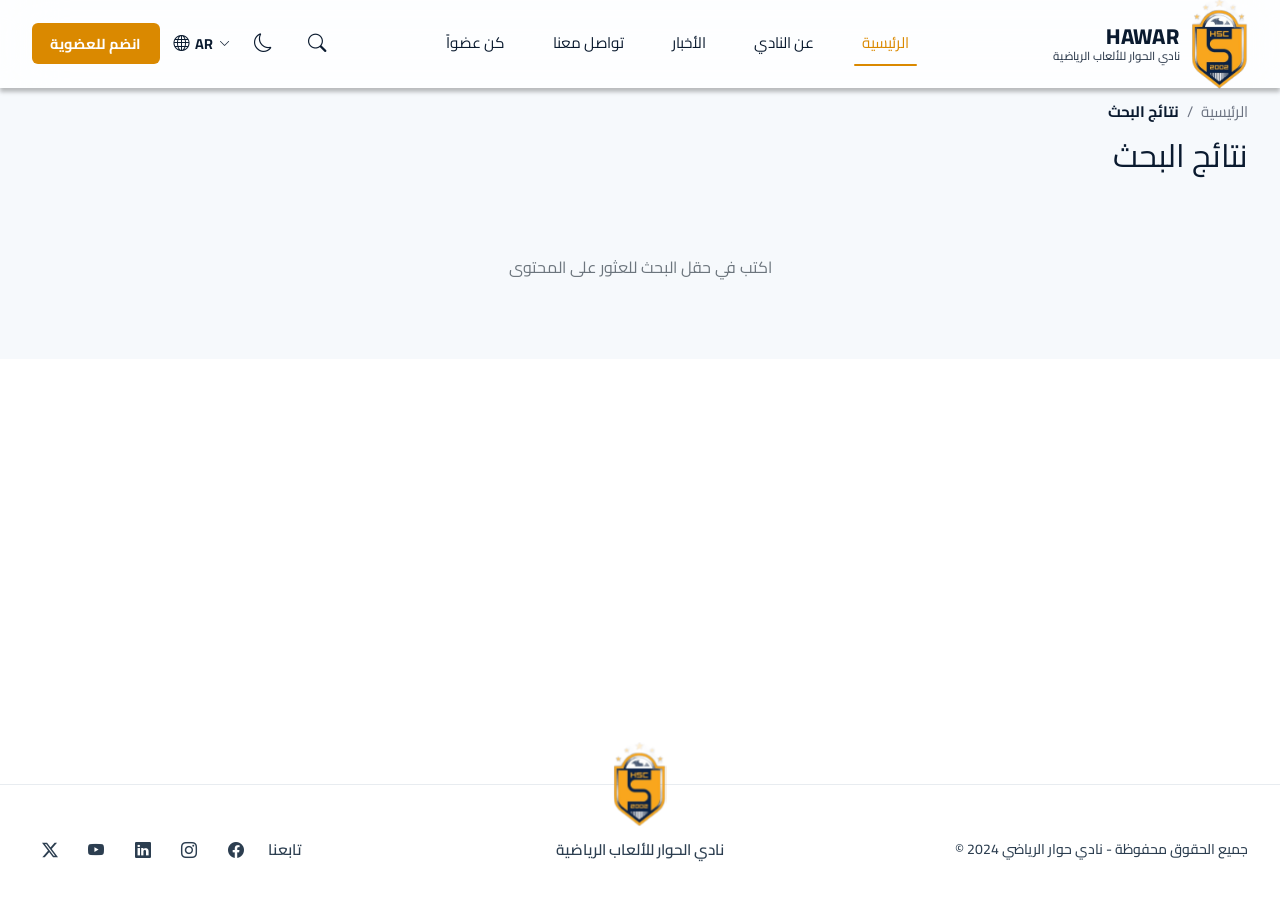
<file: search.html>
<!DOCTYPE html>
<html lang="ar" dir="rtl">

<head>
    <meta charset="UTF-8">
    <meta name="viewport" content="width=device-width, initial-scale=1.0">
    <title>Hawar Club</title>
    <link rel="icon" href="images/ImageWithFallback.svg" type="image/svg+xml">
    <script src="js/lang-boot.js"></script>

    <link rel="stylesheet" href="css/slick-theme.css" />
    <link rel="stylesheet" href="css/slick.css" />

    <link rel="stylesheet" href="fonts/bootstrap-icons.min.css">
    <link rel="stylesheet" href="css/bootstrap.min.css">
    <link id="mainStylesheet" rel="stylesheet" href="css/styleAR.css">
    <link id="mainStylesheet" rel="stylesheet" href="css/styleAR.css">
    <script>
        if (window.__hawarLang === "en") {
            document.getElementById("mainStylesheet").href = "css/styleEN.css";
        }
    </script>
</head>

<body class="page-home">

    <!-- ===== Navbar ===== -->
    <header class="header">

        <nav class="navbar navbar-expand-lg">
            <div class="width-container">

                <a class="navbar-brand" href="index.html">
                    <img src="images/ImageWithFallback.svg" alt="Hawar Club" class="logo">
                    <span class="brand-text">
                        <span class="brand-name">HAWAR</span>
                        <span class="brand-sub" data-i18n="brandSub">نادي الحوار للألعاب الرياضية</span>
                    </span>
                </a>

                <button class="navbar-toggler" type="button" data-bs-toggle="collapse" data-bs-target="#mainNavbar"
                    aria-controls="mainNavbar" aria-expanded="false" aria-label="Toggle navigation">
                    <span class="navbar-toggler-icon"></span>
                </button>

                <div class="collapse navbar-collapse" id="mainNavbar">

                    <ul class="navbar-nav mx-auto">
                        <li class="nav-item">
                            <a class="nav-link active" href="index.html" data-i18n="home">الرئيسية</a>
                        </li>
                        <li class="nav-item has-dropdown">
                            <a class="nav-link" href="#" data-i18n="about">عن النادي</a>
                            <ul class="nav-dropdown">
                                <li>
                                    <a href="aboutPresident.html" data-i18n="presidents">رؤساء النادي</a>
                                </li>
                                <li>
                                    <a href="aboutHistory.html" data-i18n="history">تاريخ النادي</a>
                                </li>
                            </ul>
                        </li>
                        <li class="nav-item">
                            <a class="nav-link" href="newsList.html" data-i18n="news">الأخبار</a>
                        </li>
                        <li class="nav-item">
                            <a class="nav-link" href="contactUs.html" data-i18n="contact">تواصل معنا</a>
                        </li>
                        <li class="nav-item">
                            <a class="nav-link" href="#" data-i18n="beMember">كن عضواً</a>
                        </li>
                    </ul>

                </div>

                <div class="navbar-actions">

                    <div class="navbar-search">
                        <button type="button" class="icon-btn navbar-search-toggle" aria-expanded="false"
                            data-i18n-aria="navbarSearchAria" aria-label="بحث">
                            <i class="bi bi-search"></i>
                        </button>
                        <form class="navbar-search-form" action="search.html" method="get" role="search">
                            <div class="navbar-search-form-inner">
                                <input type="search" name="q" class="navbar-search-input"
                                    data-i18n-placeholder="navbarSearchPlaceholder" placeholder="ابحث..."
                                    autocomplete="off">
                            </div>
                        </form>
                    </div>

                    <button type="button" class="icon-btn" id="themeToggle" aria-label="تبديل الوضع">
                        <i class="bi bi-moon" id="themeIcon"></i>
                    </button>

                    <div class="language d-flex align-items-center" role="button" tabindex="0" aria-label="اللغة">
                        <i class="bi bi-chevron-down"></i>
                        <span>AR</span>
                        <i class="bi bi-globe"></i>
                    </div>

                    <a href="#homeJoin" class="btn-membership" data-i18n="joinMembership">انضم للعضوية</a>

                </div>

            </div>
        </nav>

    </header>

    <main>
        <section class="search hawar-body">
            <div class="width-container">
                <!-- BreadCrumb -->
                <nav aria-label="breadcrumb">
                    <ol class="breadcrumb">
                        <li class="breadcrumb-item"><a href="index.html" data-i18n="home">الرئيسية</a></li>
                        <li class="breadcrumb-item active" aria-current="page" data-i18n="searchResultsTitle">نتائج البحث</li>
                    </ol>
                </nav>

                <h1 class="page-title" data-i18n="searchResultsTitle">نتائج البحث</h1>
                <p id="searchResultsSummary" class="search-results-summary" hidden></p>
            </div>

            <div class="search-result mt-3 py-3">
                <div class="width-container">
                    <div id="searchResults"></div>
                </div>
            </div>

        </section>
    </main>

    <!-- ===== Footer ===== -->
    <footer class="footer">

        <div class="width-container">

            <div class="footer-logo-wrap">
                <img src="images/ImageWithFallback.svg" alt="Hawar Club" class="footer-logo">
            </div>

            <div class="footer-row pt-5">

                <p class="copyright" data-i18n="copyright">
                    جميع الحقوق محفوظة - نادي حوار الرياضي 2024 ©
                </p>

                <p class="footer-title" data-i18n="footerTitle">نادي الحوار للألعاب الرياضية</p>

                <div class="footer-social">
                    <span class="social-label" data-i18n="follow">تابعنا</span>
                    <a href="#" aria-label="Facebook"><i class="bi bi-facebook"></i></a>
                    <a href="#" aria-label="Instagram"><i class="bi bi-instagram"></i></a>
                    <a href="#" aria-label="LinkedIn"><i class="bi bi-linkedin"></i></a>
                    <a href="#" aria-label="YouTube"><i class="bi bi-youtube"></i></a>
                    <a href="#" aria-label="X"><i class="bi bi-twitter-x"></i></a>
                </div>

            </div>

        </div>

    </footer>

    <script src="js/jquery-3.6.0.min.js"></script>
    <script src="js/slick.min.js"></script>

    <script src="js/bootstrap.bundle.min.js"></script>
    <script src="js/language.js"></script>
    <script src="js/theme.js"></script>
    <script src="js/main.js"></script>
    <script src="js/search.js"></script>
</body>

</html>
</file>
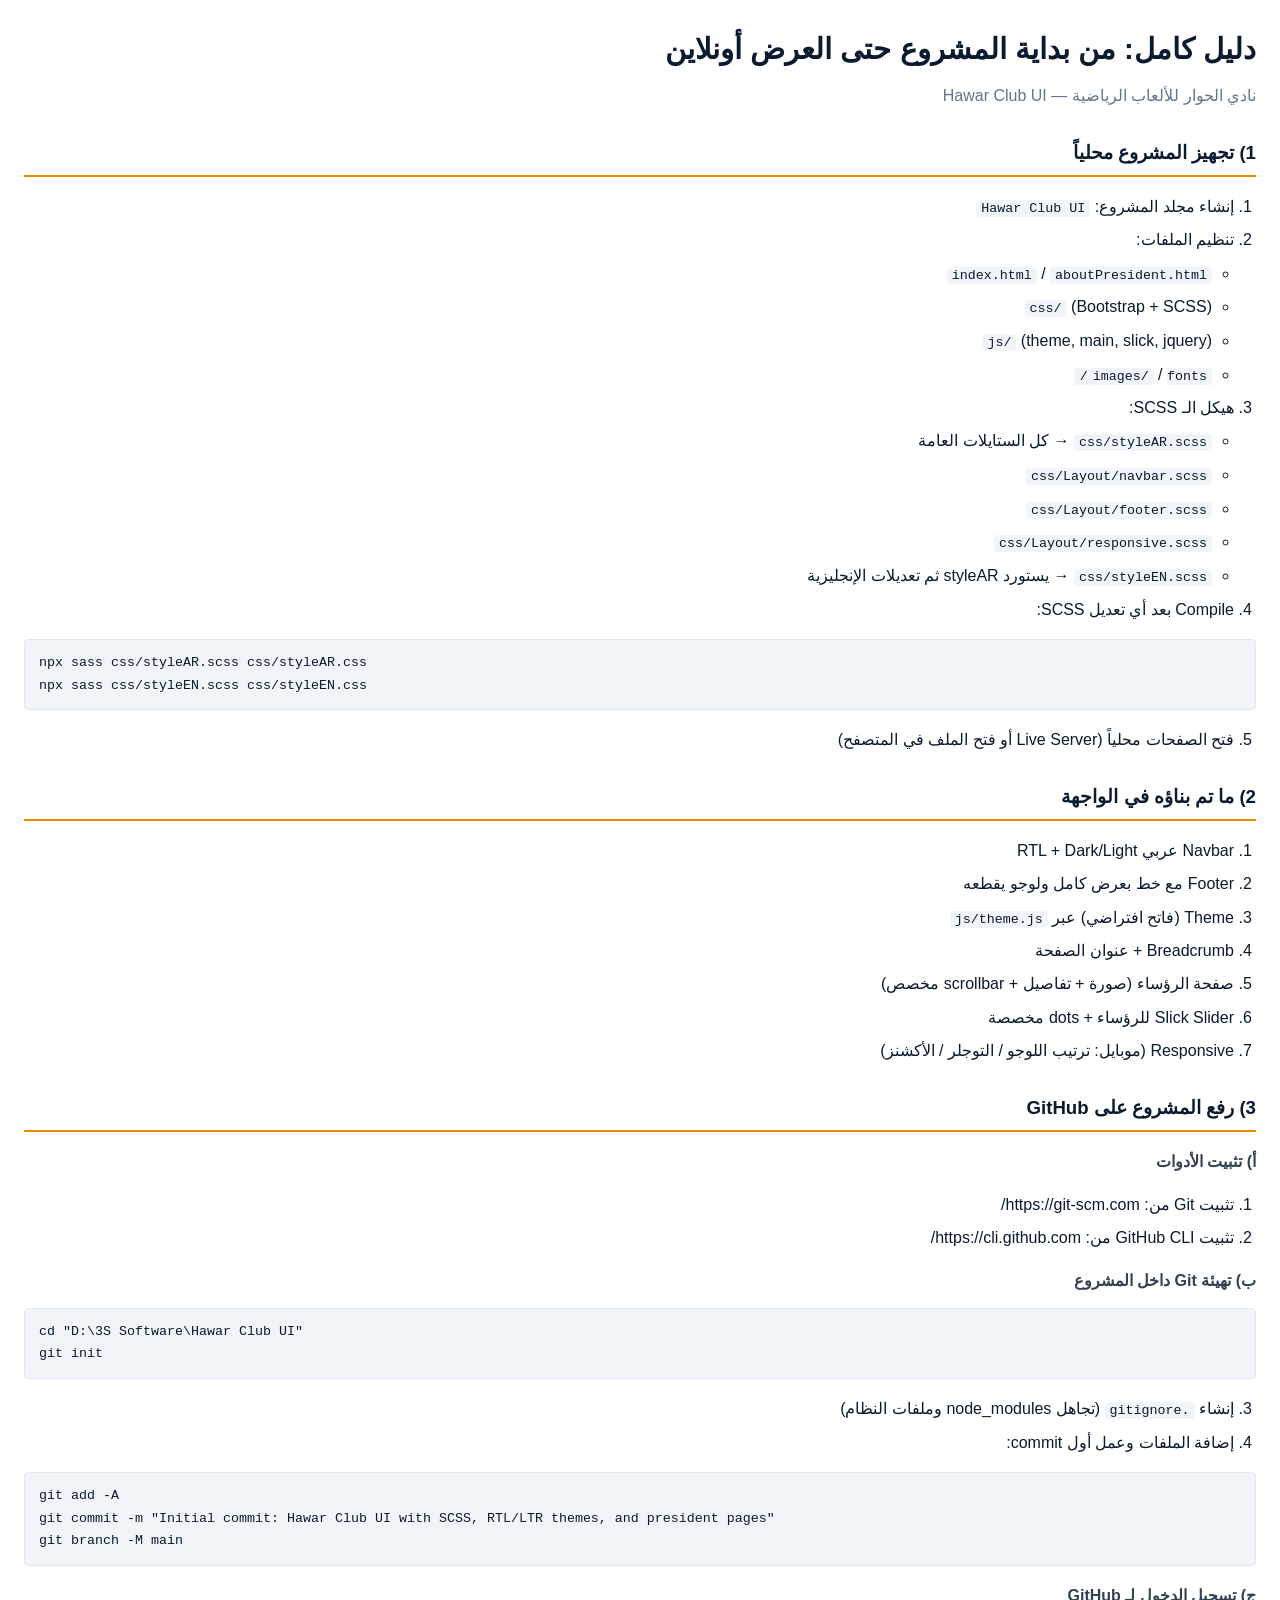
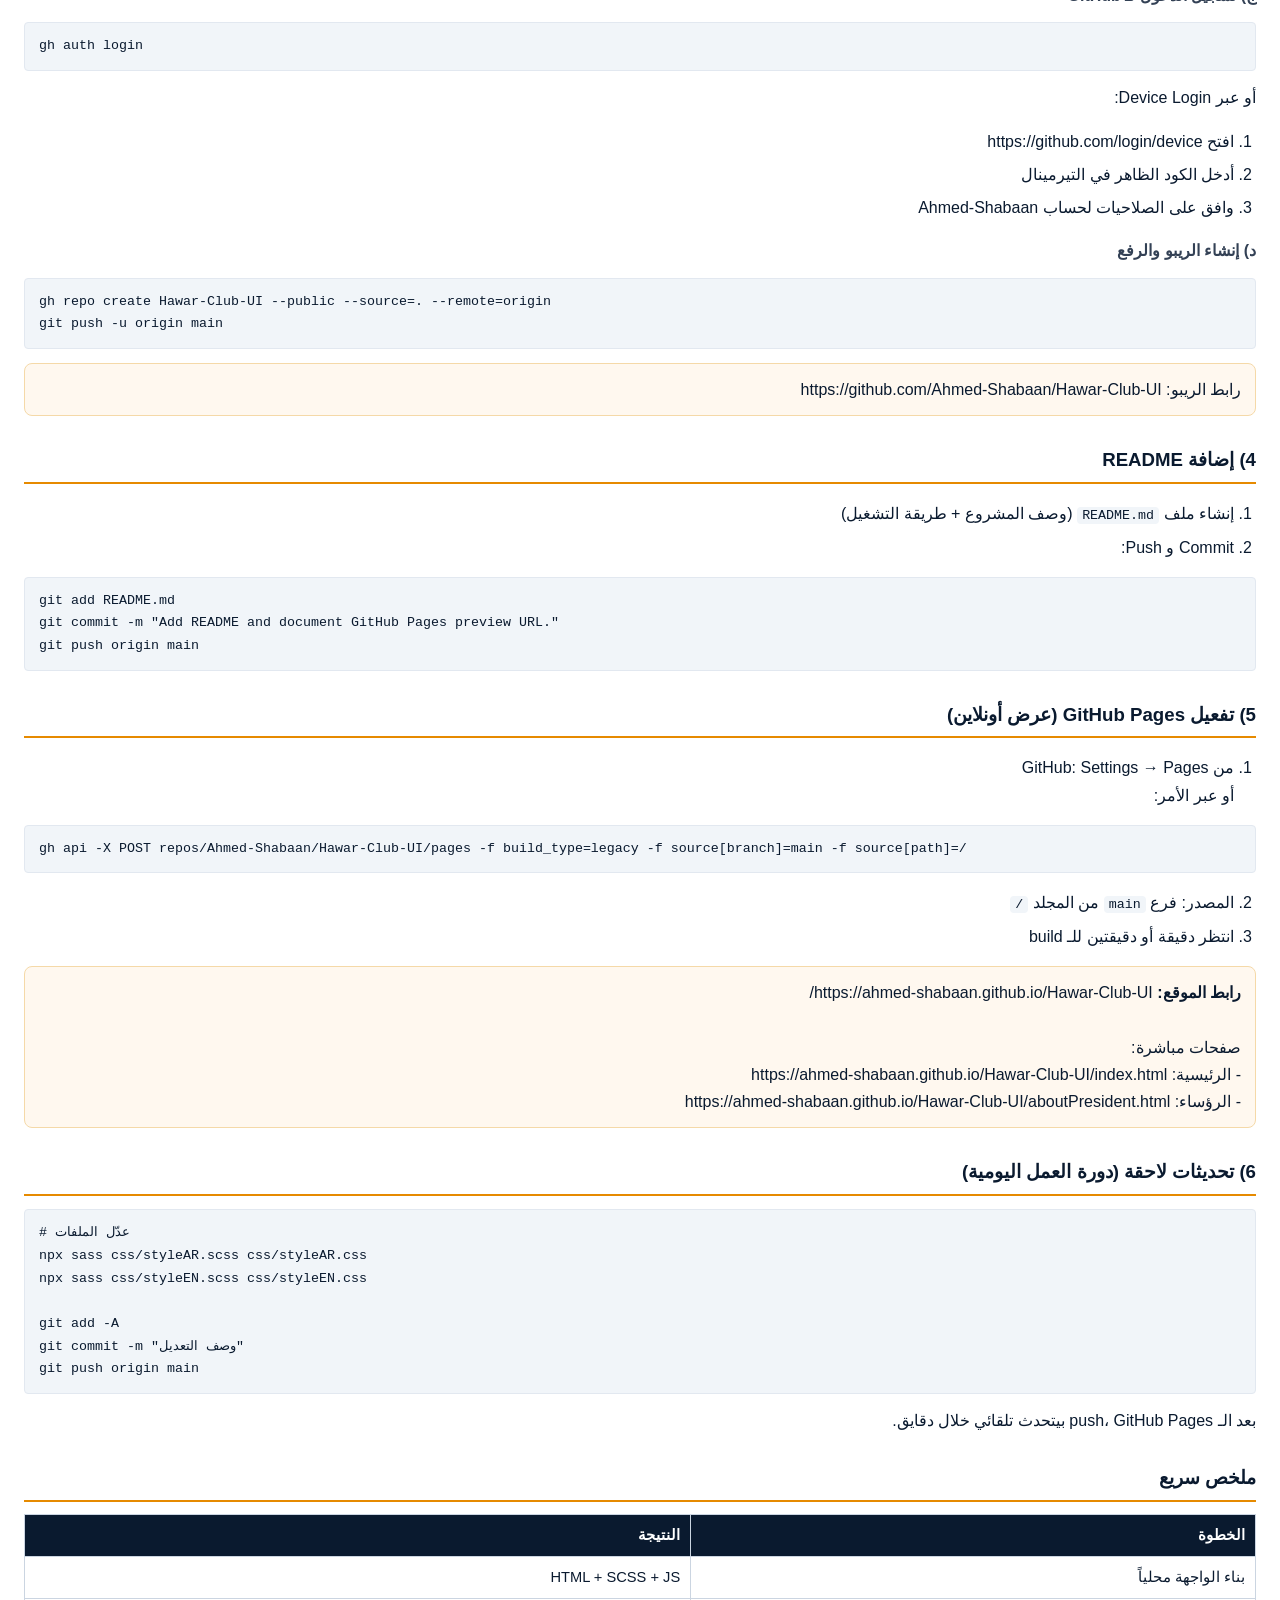
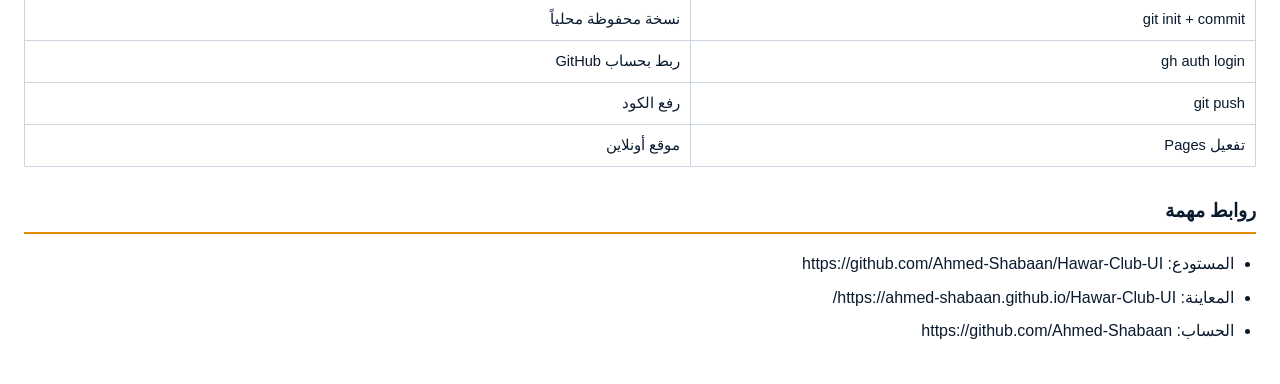
<file: docs/Hawar-Club-UI-Guide.html>
<!DOCTYPE html>
<html lang="ar" dir="rtl">
<head>
  <meta charset="UTF-8">
  <title>دليل Hawar Club UI — من البداية حتى العرض أونلاين</title>
  <style>
    @page { size: A4; margin: 18mm; }
    * { box-sizing: border-box; }
    body {
      font-family: "Segoe UI", Tahoma, Arial, sans-serif;
      color: #0a1a2f;
      line-height: 1.7;
      font-size: 12pt;
      margin: 0;
      padding: 24px;
    }
    h1 { font-size: 22pt; margin: 0 0 8px; color: #0a1a2f; }
    h2 {
      font-size: 14pt;
      margin: 28px 0 10px;
      padding-bottom: 6px;
      border-bottom: 2px solid #e68a00;
      color: #0a1a2f;
    }
    h3 { font-size: 12pt; margin: 16px 0 8px; color: #334155; }
    p, li { margin: 6px 0; }
    ul, ol { padding-right: 22px; }
    code, pre {
      font-family: Consolas, "Courier New", monospace;
      font-size: 10pt;
      background: #f1f5f9;
      border-radius: 4px;
    }
    code { padding: 1px 5px; }
    pre {
      padding: 12px 14px;
      overflow-x: auto;
      border: 1px solid #e2e8f0;
      white-space: pre-wrap;
      direction: ltr;
      text-align: left;
    }
    table {
      width: 100%;
      border-collapse: collapse;
      margin: 12px 0;
      font-size: 11pt;
    }
    th, td {
      border: 1px solid #cbd5e1;
      padding: 8px 10px;
      text-align: right;
    }
    th { background: #0a1a2f; color: #fff; }
    .meta { color: #64748b; margin-bottom: 24px; }
    .links a { color: #c97400; }
    .box {
      background: #fff8ef;
      border: 1px solid #f5d9a8;
      border-radius: 8px;
      padding: 12px 14px;
      margin: 14px 0;
    }
  </style>
</head>
<body>

  <h1>دليل كامل: من بداية المشروع حتى العرض أونلاين</h1>
  <p class="meta">نادي الحوار للألعاب الرياضية — Hawar Club UI</p>

  <h2>1) تجهيز المشروع محلياً</h2>
  <ol>
    <li>إنشاء مجلد المشروع: <code>Hawar Club UI</code></li>
    <li>تنظيم الملفات:
      <ul>
        <li><code>index.html</code> / <code>aboutPresident.html</code></li>
        <li><code>css/</code> (Bootstrap + SCSS)</li>
        <li><code>js/</code> (theme, main, slick, jquery)</li>
        <li><code>images/</code> / <code>fonts/</code></li>
      </ul>
    </li>
    <li>هيكل الـ SCSS:
      <ul>
        <li><code>css/styleAR.scss</code> → كل الستايلات العامة</li>
        <li><code>css/Layout/navbar.scss</code></li>
        <li><code>css/Layout/footer.scss</code></li>
        <li><code>css/Layout/responsive.scss</code></li>
        <li><code>css/styleEN.scss</code> → يستورد styleAR ثم تعديلات الإنجليزية</li>
      </ul>
    </li>
    <li>Compile بعد أي تعديل SCSS:</li>
  </ol>
  <pre>npx sass css/styleAR.scss css/styleAR.css
npx sass css/styleEN.scss css/styleEN.css</pre>
  <ol start="5">
    <li>فتح الصفحات محلياً (Live Server أو فتح الملف في المتصفح)</li>
  </ol>

  <h2>2) ما تم بناؤه في الواجهة</h2>
  <ol>
    <li>Navbar عربي RTL + Dark/Light</li>
    <li>Footer مع خط بعرض كامل ولوجو يقطعه</li>
    <li>Theme (فاتح افتراضي) عبر <code>js/theme.js</code></li>
    <li>Breadcrumb + عنوان الصفحة</li>
    <li>صفحة الرؤساء (صورة + تفاصيل + scrollbar مخصص)</li>
    <li>Slick Slider للرؤساء + dots مخصصة</li>
    <li>Responsive (موبايل: ترتيب اللوجو / التوجلر / الأكشنز)</li>
  </ol>

  <h2>3) رفع المشروع على GitHub</h2>

  <h3>أ) تثبيت الأدوات</h3>
  <ol>
    <li>تثبيت Git من: https://git-scm.com/</li>
    <li>تثبيت GitHub CLI من: https://cli.github.com/</li>
  </ol>

  <h3>ب) تهيئة Git داخل المشروع</h3>
  <pre>cd "D:\3S Software\Hawar Club UI"
git init</pre>
  <ol start="3">
    <li>إنشاء <code>.gitignore</code> (تجاهل node_modules وملفات النظام)</li>
    <li>إضافة الملفات وعمل أول commit:</li>
  </ol>
  <pre>git add -A
git commit -m "Initial commit: Hawar Club UI with SCSS, RTL/LTR themes, and president pages"
git branch -M main</pre>

  <h3>ج) تسجيل الدخول لـ GitHub</h3>
  <pre>gh auth login</pre>
  <p>أو عبر Device Login:</p>
  <ol>
    <li>افتح https://github.com/login/device</li>
    <li>أدخل الكود الظاهر في التيرمينال</li>
    <li>وافق على الصلاحيات لحساب Ahmed-Shabaan</li>
  </ol>

  <h3>د) إنشاء الريبو والرفع</h3>
  <pre>gh repo create Hawar-Club-UI --public --source=. --remote=origin
git push -u origin main</pre>
  <div class="box links">
    رابط الريبو: https://github.com/Ahmed-Shabaan/Hawar-Club-UI
  </div>

  <h2>4) إضافة README</h2>
  <ol>
    <li>إنشاء ملف <code>README.md</code> (وصف المشروع + طريقة التشغيل)</li>
    <li>Commit و Push:</li>
  </ol>
  <pre>git add README.md
git commit -m "Add README and document GitHub Pages preview URL."
git push origin main</pre>

  <h2>5) تفعيل GitHub Pages (عرض أونلاين)</h2>
  <ol>
    <li>من GitHub: Settings → Pages<br>أو عبر الأمر:</li>
  </ol>
  <pre>gh api -X POST repos/Ahmed-Shabaan/Hawar-Club-UI/pages -f build_type=legacy -f source[branch]=main -f source[path]=/</pre>
  <ol start="2">
    <li>المصدر: فرع <code>main</code> من المجلد <code>/</code></li>
    <li>انتظر دقيقة أو دقيقتين للـ build</li>
  </ol>
  <div class="box links">
    <strong>رابط الموقع:</strong> https://ahmed-shabaan.github.io/Hawar-Club-UI/<br><br>
    صفحات مباشرة:<br>
    - الرئيسية: https://ahmed-shabaan.github.io/Hawar-Club-UI/index.html<br>
    - الرؤساء: https://ahmed-shabaan.github.io/Hawar-Club-UI/aboutPresident.html
  </div>

  <h2>6) تحديثات لاحقة (دورة العمل اليومية)</h2>
  <pre># عدّل الملفات
npx sass css/styleAR.scss css/styleAR.css
npx sass css/styleEN.scss css/styleEN.css

git add -A
git commit -m "وصف التعديل"
git push origin main</pre>
  <p>بعد الـ push، GitHub Pages بيتحدث تلقائي خلال دقايق.</p>

  <h2>ملخص سريع</h2>
  <table>
    <thead>
      <tr><th>الخطوة</th><th>النتيجة</th></tr>
    </thead>
    <tbody>
      <tr><td>بناء الواجهة محلياً</td><td>HTML + SCSS + JS</td></tr>
      <tr><td>git init + commit</td><td>نسخة محفوظة محلياً</td></tr>
      <tr><td>gh auth login</td><td>ربط بحساب GitHub</td></tr>
      <tr><td>git push</td><td>رفع الكود</td></tr>
      <tr><td>تفعيل Pages</td><td>موقع أونلاين</td></tr>
    </tbody>
  </table>

  <h2>روابط مهمة</h2>
  <ul class="links">
    <li>المستودع: https://github.com/Ahmed-Shabaan/Hawar-Club-UI</li>
    <li>المعاينة: https://ahmed-shabaan.github.io/Hawar-Club-UI/</li>
    <li>الحساب: https://github.com/Ahmed-Shabaan</li>
  </ul>

</body>
</html>
</file>
<file: css/styleAR.css>
@charset "UTF-8";
@import url("https://fonts.googleapis.com/css2?family=Cairo:wght@200;300;400;500;600;700;800;900&display=swap");
/*==============================================================================
    SCSS Variables
==============================================================================*/
/*==============================================================================
    Breakpoints
==============================================================================*/
/*==============================================================================
    Mixins
==============================================================================*/
/*==============================================================================
    Placeholders
==============================================================================*/
.news-details .image-gallery_slider-arrow, .news-details .image-gallery_slider-main-arrow, .News-list .select-activaties .activity-select-check, .gallery-lightbox-prev,
.gallery-lightbox-next, .gallery-lightbox-close, .image-gallery-arrow, .footer-social a, .icon-btn {
  display: flex;
  flex-direction: row;
  justify-content: center;
  align-items: center;
}

/*==============================================================================
    Theme â€” Light is default
==============================================================================*/
:root {
  --primary: rgb(218, 137, 0);
  --primary-dark: #C97400;
  --navy: #0A1A2F;
  --text-color: rgba(13, 31, 55, 1);
  --body-bg: #F6F9Fc;
  --surface: #FFFFFF;
  --surface-hover: #FAFAFA;
  --heading: #0A1A2F;
  --text: #5A6577;
  --border: #E8ECF0;
  --shadow: 0 8px 20px rgba(0, 0, 0, 0.08);
  --card-bg: rgba(255, 255, 255, 1);
  --overlay-bg: rgba(255, 255, 255, .7);
  --navbar-bg: #FFFFFF;
  --navbar-text: #0A1A2F;
  --navbar-border: #E8ECF0;
  --footer-bg: rgba(255, 255, 255, 1);
  --footer-text: #2C3E50;
  --footer-muted: #2C3E50;
  --footer-border: #E8ECF0;
  --footer-icon-bg: transparent;
  --footer-icon-color: #2C3E50;
  --breadcrumb-link: #6B7280;
  --breadcrumb-active: #0A1A2F;
  --breadcrumb-divider: #6B7280;
  --dropdown-bg: #FFFFFF;
  --dropdown-text: #0A1A2F;
  --dropdown-border: #E8ECF0;
  --scrollbar-track: #D1D5DB;
  --scrollbar-thumb: rgba(13, 31, 55, 1);
  --slick-dot: #0A1A2F;
}

[data-theme=dark] {
  --text-color: rgba(255, 255, 255, 1);
  --body-bg: rgba(13, 31, 55, 1);
  --surface: #0C1F38;
  --surface-hover: #122845;
  --heading: #FFFFFF;
  --text: #C5CDD8;
  --border: #1A2F4A;
  --shadow: none;
  --card-bg: rgba(4, 22, 45, 1);
  --overlay-bg: rgba(4, 22, 45, 0.7);
  --navbar-bg: #05162B;
  --navbar-text: #FFFFFF;
  --navbar-border: #1A2F4A;
  --footer-bg: rgba(4, 22, 45, 1);
  --footer-text: #D8DEE6;
  --footer-muted: #D8DEE6;
  --footer-border: #1A2F4A;
  --footer-icon-bg: #FFFFFF;
  --footer-icon-color: #05162B;
  --breadcrumb-link: rgba(255, 255, 255, 0.75);
  --breadcrumb-active: #FFFFFF;
  --breadcrumb-divider: rgba(255, 255, 255, 0.75);
  --dropdown-bg: #05162B;
  --dropdown-text: #FFFFFF;
  --dropdown-border: #1A2F4A;
  --scrollbar-track: rgba(255, 255, 255, 0.35);
  --scrollbar-thumb: rgba(218, 137, 0, 1);
  --slick-dot: #FFFFFF;
}

/*==============================================================================
    Base
==============================================================================*/
*,
*::before,
*::after {
  box-sizing: border-box;
}

html {
  height: 100%;
  scroll-behavior: smooth;
  overflow-x: hidden;
  font-size: 16px;
}

.hawar-body {
  background-color: var(--body-bg);
  color: var(--text-color);
  padding-top: 100px !important;
}

body {
  margin: 0;
  min-height: 100%;
  min-height: 100vh;
  display: flex;
  flex-direction: column;
  font-family: "Cairo", sans-serif;
  font-size: 1rem;
  font-weight: 400;
  line-height: 1.6;
  overflow-x: hidden;
  transition: background-color 0.25s ease;
}

.object-fit-cover {
  -o-object-fit: cover;
     object-fit: cover;
}

.object-position-top {
  -o-object-position: top;
     object-position: top;
}

.pagination {
  display: flex;
  flex-wrap: wrap;
  align-items: center;
  justify-content: center;
  gap: 0.5rem;
  padding: 0;
  margin: 0;
}
.pagination .page-item {
  margin: 0;
}
.pagination .page-item:not(:first-child) .page-link {
  margin-inline-start: 0;
  margin-left: 0;
  margin-right: 0;
}
.pagination .page-link {
  display: flex;
  align-items: center;
  justify-content: center;
  min-width: 2.25rem;
  color: rgb(51, 51, 51);
  background-color: rgb(255, 255, 255);
  border: 1px solid var(--border);
  transition: all 0.3s ease;
  border-radius: 6px;
  margin: 0;
  font-weight: 600;
  font-size: 13px;
}
.pagination .page-link:hover, .pagination .page-link:focus {
  color: rgb(255, 255, 255);
  background-color: var(--primary);
  border-color: var(--border);
}
.pagination .page-link:disabled, .pagination .page-link.disabled {
  color: rgb(124, 124, 124);
  pointer-events: none;
}
.pagination .page-link i {
  color: var(--text-color);
}
.pagination .page-item.active .page-link {
  z-index: 3;
  color: white !important;
  background-color: var(--primary);
  border-color: var(--primary);
}

main {
  flex: 1 0 auto;
}

.footer {
  margin-top: auto;
  flex-shrink: 0;
}

a {
  text-decoration: none;
  color: inherit;
  transition: all 0.3s ease;
}
a:hover {
  color: var(--primary);
}

img {
  max-width: 100%;
  height: auto;
  display: block;
}

button {
  font-family: inherit;
  cursor: pointer;
}

.width-container {
  width: 100%;
  max-width: 1440px;
  margin-inline: auto;
  padding-inline: 2rem;
  position: relative;
}

/*==============================================================================
    Layout Partials â€” Navbar & Footer only
==============================================================================*/
/*==============================================================================
    Layout / Navbar
==============================================================================*/
.header {
  position: relative;
  z-index: 1100;
}

.navbar {
  height: 88px;
  padding: 0;
  background: var(--navbar-bg);
  border-bottom: 1px solid var(--navbar-border);
  transition: background-color 0.25s ease;
}
.navbar .width-container {
  width: 100%;
  height: 100%;
  display: flex;
  flex-direction: row;
  justify-content: space-between;
  align-items: center;
  flex-wrap: nowrap;
  gap: 1.5rem;
}
.navbar.sticky {
  position: fixed;
  inset: 0 0 auto;
  width: 100%;
  background: var(--navbar-bg);
  box-shadow: 0 8px 20px rgba(0, 0, 0, 0.08);
}

/*======================================
    Brand
======================================*/
.navbar-brand {
  display: flex;
  flex-direction: row;
  justify-content: flex-start;
  align-items: center;
  gap: 0.75rem;
  flex-shrink: 0;
  margin: 0;
  padding: 0;
  text-decoration: none;
}
.navbar-brand .logo {
  width: 56px;
  height: auto;
  transition: all 0.3s ease;
}
.navbar-brand .brand-text {
  display: flex;
  flex-direction: column;
  line-height: 1.2;
}
.navbar-brand .brand-name {
  font-size: 1.35rem;
  font-weight: 800;
  letter-spacing: 0.04em;
  color: var(--navbar-text);
  text-transform: uppercase;
}
.navbar-brand .brand-sub {
  font-size: 0.72rem;
  font-weight: 500;
  color: var(--navbar-text);
  opacity: 0.85;
  white-space: nowrap;
}
.navbar-brand:hover .logo {
  transform: scale(1.04);
}
.navbar-brand:hover .brand-name,
.navbar-brand:hover .brand-sub {
  color: var(--navbar-text);
}

/*======================================
    Navigation Links
======================================*/
.navbar-nav {
  display: flex;
  flex-direction: row;
  justify-content: center;
  align-items: center;
  gap: 2rem;
  margin: 0;
}
.navbar-nav .nav-item {
  position: relative;
}
.navbar-nav .nav-link {
  position: relative;
  padding: 0;
  height: 88px;
  display: flex;
  flex-direction: row;
  justify-content: center;
  align-items: center;
  color: var(--navbar-text);
  font-size: 0.95rem;
  font-weight: 400;
  white-space: nowrap;
  transition: all 0.3s ease;
}
.navbar-nav .nav-link:hover, .navbar-nav .nav-link.active {
  color: rgb(218, 137, 0);
}
.navbar-nav .nav-link::after {
  content: "";
  position: absolute;
  inset-inline-start: 0;
  bottom: 22px;
  width: 0;
  height: 2px;
  background: rgb(218, 137, 0);
  border-radius: 20px;
  transition: all 0.3s ease;
}
.navbar-nav .nav-link:hover::after, .navbar-nav .nav-link.active::after {
  width: 100%;
}
.navbar-nav .nav-item.has-dropdown:hover > .nav-link, .navbar-nav .nav-item.has-dropdown:focus-within > .nav-link {
  color: rgb(218, 137, 0);
}
.navbar-nav .nav-item.has-dropdown:hover > .nav-link::after, .navbar-nav .nav-item.has-dropdown:focus-within > .nav-link::after {
  width: 100%;
}
.navbar-nav .nav-item.has-dropdown:hover > .nav-dropdown, .navbar-nav .nav-item.has-dropdown:focus-within > .nav-dropdown {
  opacity: 1;
  visibility: visible;
  pointer-events: auto;
  transition-delay: 0s;
}
.navbar-nav .nav-dropdown {
  position: absolute;
  top: 100%;
  inset-inline-start: 0;
  z-index: 1101;
  min-width: 180px;
  margin: 0;
  padding: 0;
  list-style: none;
  background: var(--dropdown-bg);
  border: 1px solid var(--dropdown-border);
  box-shadow: 0 8px 20px rgba(0, 0, 0, 0.08);
  opacity: 0;
  visibility: hidden;
  pointer-events: none;
  transition: opacity 0.2s ease, visibility 0.2s ease;
  transition-delay: 0.12s;
}
.navbar-nav .nav-dropdown::before {
  content: "";
  position: absolute;
  left: 0;
  right: 0;
  bottom: 100%;
  height: 12px;
}
.navbar-nav .nav-dropdown li {
  border-bottom: 1px solid var(--dropdown-border);
}
.navbar-nav .nav-dropdown li:last-child {
  border-bottom: 0;
}
.navbar-nav .nav-dropdown a {
  display: block;
  padding: 0.85rem 1.15rem;
  color: var(--dropdown-text);
  font-size: 0.9rem;
  font-weight: 500;
  white-space: nowrap;
  transition: all 0.3s ease;
}
.navbar-nav .nav-dropdown a:hover, .navbar-nav .nav-dropdown a.active {
  background: rgb(218, 137, 0);
  color: #ffffff;
}

/*======================================
    Actions (search / theme / lang / CTA)
======================================*/
.navbar-actions {
  display: flex;
  flex-direction: row;
  justify-content: center;
  align-items: center;
  gap: 0.85rem;
  flex-shrink: 0;
}

.icon-btn {
  width: 40px;
  height: 40px;
  padding: 0;
  background: transparent;
  border: 0;
  color: var(--navbar-text);
  transition: all 0.3s ease;
}
.icon-btn i {
  font-size: 1.15rem;
  line-height: 1;
}
.icon-btn:hover {
  color: rgb(218, 137, 0);
}

.language {
  display: flex;
  flex-direction: row;
  justify-content: center;
  align-items: center;
  gap: 0.35rem;
  color: var(--navbar-text);
  font-size: 0.9rem;
  font-weight: 700;
  cursor: pointer;
  -webkit-user-select: none;
     -moz-user-select: none;
          user-select: none;
  transition: all 0.3s ease;
}
.language i {
  font-size: 1rem;
}
.language .bi-chevron-down {
  font-size: 0.7rem;
}
.language:hover {
  color: rgb(218, 137, 0);
}

.btn-membership {
  display: inline-flex;
  align-items: center;
  justify-content: center;
  padding: 0.55rem 1.15rem;
  background: rgb(218, 137, 0);
  color: #ffffff;
  font-size: 0.9rem;
  font-weight: 700;
  border: 0;
  border-radius: 6px;
  white-space: nowrap;
  transition: all 0.3s ease;
}
.btn-membership:hover {
  background: #C97400;
  color: #ffffff;
}

/*======================================
    Mobile Toggle
======================================*/
.navbar-toggler {
  border: 0;
  background: transparent;
  padding: 0.25rem;
  color: var(--navbar-text);
  box-shadow: none;
}
.navbar-toggler:focus {
  box-shadow: none;
}
.navbar-toggler .navbar-toggler-icon {
  width: 1.5rem;
  height: 1.5rem;
  background-image: none;
  display: flex;
  flex-direction: row;
  justify-content: center;
  align-items: center;
}
.navbar-toggler .navbar-toggler-icon::before {
  content: "\f479";
  font-family: "bootstrap-icons";
  font-size: 1.5rem;
  color: var(--navbar-text);
}

/*======================================
    Navbar Search
======================================*/
.navbar-search {
  display: inline-flex;
  align-items: center;
  gap: 0.35rem;
  position: relative;
}

/* AR: opens right of icon | EN: opens left of icon */
.navbar-search-form {
  order: -1;
  display: grid;
  grid-template-columns: 0fr;
  opacity: 0;
  overflow: hidden;
  pointer-events: none;
  transition: grid-template-columns 0.45s cubic-bezier(0.22, 1, 0.36, 1), opacity 0.3s ease;
}

.navbar-search-form-inner {
  min-width: 0;
  overflow: hidden;
}

.navbar-search.is-open .navbar-search-form {
  grid-template-columns: 1fr;
  opacity: 1;
  pointer-events: auto;
}

.navbar-search-input {
  width: 220px;
  max-width: 42vw;
  height: 36px;
  padding: 0 0.85rem;
  border: 1px solid rgba(197, 205, 216, 0.85);
  border-radius: 8px;
  background: #ffffff;
  color: var(--heading);
  font-family: inherit;
  font-size: 0.9rem;
  outline: none;
  transition: border-color background-color 0.2s ease;
}
.navbar-search-input::placeholder {
  color: #9AA3B0;
  opacity: 1;
}
.navbar-search-input:focus {
  border-color: rgb(218, 137, 0);
}

[data-theme=dark] .navbar-search-input {
  background: rgb(13, 31, 55);
  border-color: rgba(197, 205, 216, 0.55);
  color: #ffffff;
}
[data-theme=dark] .navbar-search-input::placeholder {
  color: rgba(255, 255, 255, 0.45);
}
[data-theme=dark] .navbar-search-input:focus {
  border-color: rgba(218, 137, 0, 0.75);
}

@media (max-width: 576px) {
  .navbar-search-input {
    width: 160px;
    max-width: 38vw;
  }
}
.search-results-summary {
  margin-top: 0.5rem;
  margin-bottom: 0;
  color: var(--text-muted, #6c757d);
  font-size: 0.95rem;
}

.search-empty {
  display: flex;
  flex-direction: column;
  align-items: center;
  justify-content: center;
  gap: 1.25rem;
  padding: 3rem 1rem 4rem;
  text-align: center;
}

.search-empty-illustration {
  position: relative;
  width: min(100%, 22rem);
  margin: 0 auto;
}

.search-empty-image {
  display: block;
  width: 100%;
  height: auto;
}

.search-empty-image--dark {
  display: none;
}

[data-theme=dark] .search-empty-image--light {
  display: none;
}

[data-theme=dark] .search-empty-image--dark {
  display: block;
}

.search-empty-text {
  margin: 0;
  color: var(--heading);
  font-size: 1.35rem;
  font-weight: 500;
  line-height: 1.5;
}

.search-empty--prompt .search-empty-text {
  color: var(--text-muted, #6c757d);
  font-size: 1rem;
  font-weight: 400;
}

[data-theme=dark] .search-empty--no-results .search-empty-text {
  color: #ffffff;
}

.search .search-result .card {
  border: 1px solid var(--primary);
  border-radius: 12px;
  background: var(--card-bg);
  color: var(--text-app);
}
.search .search-result .card img {
  height: 12rem;
  width: 100%;
}
.search .search-result .card .badge {
  background-color: rgb(217, 217, 217) !important;
  width: 7rem;
  height: 2.2rem;
  line-height: 2.2;
  left: 100px;
  color: rgb(218, 137, 0);
}
.search .search-result .card h5 {
  font-weight: 600;
  overflow: hidden;
  display: -webkit-box;
  -webkit-line-clamp: 2;
  -webkit-box-orient: vertical;
}
.search .search-result .card p {
  font-weight: 400;
  font-size: 0.9rem;
  overflow: hidden;
  display: -webkit-box;
  -webkit-line-clamp: 3;
  -webkit-box-orient: vertical;
}
.search .search-result .card .readMore {
  color: var(--primary);
}

/*==============================================================================
    Layout / Footer
    Logo sits above the divider line (Figma)
==============================================================================*/
.footer {
  position: relative;
  padding-bottom: 2rem;
  padding-top: 0;
  background: var(--footer-bg);
  color: var(--footer-text);
  overflow-x: clip;
  transition: background-color 0.25s ease;
}
.footer::before {
  content: "";
  position: absolute;
  top: 0;
  left: 0;
  right: 0;
  width: 100%;
  height: 1px;
  background: var(--footer-border);
  pointer-events: none;
}
.footer .width-container {
  position: relative;
  width: 100%;
}

/*======================================
    Logo — centered, sits on the divider
======================================*/
.footer-logo-wrap {
  position: absolute;
  top: 0;
  left: 50%;
  transform: translate(-50%, -50%);
  z-index: 2;
  padding-inline: 16px;
  transition: background-color 0.25s ease;
}

.footer-logo {
  width: 85px;
  height: 85px;
  display: block;
}

/*======================================
    Divider row — line + content under it
======================================*/
.footer-row {
  display: flex;
  flex-direction: row;
  justify-content: space-between;
  align-items: center;
  gap: 1.5rem;
  flex-wrap: wrap;
  padding-top: 2rem;
}

.footer-title {
  margin: 0;
  flex: 0 1 auto;
  font-size: 0.95rem;
  font-weight: 600;
  line-height: 1.4;
  color: var(--footer-text);
  text-align: center;
  white-space: nowrap;
}

.copyright {
  margin: 0;
  flex: 1 1 240px;
  font-size: 0.875rem;
  font-weight: 500;
  line-height: 1.4;
  color: var(--footer-muted);
  text-align: start;
}

.footer-social {
  display: flex;
  flex-direction: row;
  justify-content: flex-end;
  align-items: center;
  flex: 1 1 240px;
  flex-wrap: wrap;
  gap: 0.65rem;
}
.footer-social .social-label {
  font-size: 0.95rem;
  font-weight: 600;
  color: var(--footer-text);
  margin-inline-end: 0.25rem;
}
.footer-social a {
  width: 36px;
  height: 36px;
  border-radius: 50%;
  background: var(--footer-icon-bg);
  color: var(--footer-icon-color);
  transition: all 0.3s ease;
}
.footer-social a i {
  font-size: 1rem;
  line-height: 1;
}
.footer-social a:hover {
  background: rgb(218, 137, 0);
  color: #ffffff;
}

/*==============================================================================
    Global Image Gallery + Lightbox (class-based, reusable)
    Must stay above responsive so breakpoint flex widths win.
==============================================================================*/
.image-gallery {
  position: relative;
  display: flex;
  align-items: center;
  gap: 0.75rem;
  margin-top: 1.25rem;
}

.image-gallery-viewport {
  flex: 1;
  min-width: 0;
  overflow: hidden;
  padding: 2px;
  margin: -2px;
}

.image-gallery-track {
  display: flex;
  width: 100%;
  gap: 1rem;
  transition: transform 0.35s ease;
}

.image-gallery-item {
  flex: 0 0 calc((100% - 4rem) / 5);
  padding: 0;
  border: 0;
  background: transparent;
  cursor: pointer;
  border-radius: 16px;
  overflow: visible;
  outline: none;
}
.image-gallery-item:focus-visible {
  box-shadow: 0 0 0 3px rgba(218, 137, 0, 0.45);
}

.image-gallery-thumb {
  display: block;
  width: 100%;
  aspect-ratio: 4/3;
  -o-object-fit: cover;
     object-fit: cover;
  border-radius: 16px;
  border: 0;
  box-shadow: 0 0 0 1px rgb(218, 137, 0);
  transition: transform 0.3s ease;
}

.image-gallery-item:hover .image-gallery-thumb {
  transform: scale(1.02);
}

.image-gallery-arrow {
  flex-shrink: 0;
  width: 42px;
  height: 42px;
  padding: 0;
  border: 0;
  border-radius: 50%;
  background: rgb(218, 137, 0);
  color: #ffffff;
  cursor: pointer;
  transition: all 0.3s ease;
}
.image-gallery-arrow i {
  font-size: 1.15rem;
  line-height: 1;
}
.image-gallery-arrow:hover:not(:disabled) {
  background: #C97400;
  color: #ffffff;
}
.image-gallery-arrow:disabled, .image-gallery-arrow.is-muted {
  opacity: 0.35;
  cursor: default;
  pointer-events: none;
}
.image-gallery-arrow[hidden] {
  display: none !important;
}

.gallery-lightbox {
  position: fixed;
  inset: 0;
  z-index: 10000;
  display: flex;
  align-items: center;
  justify-content: center;
  padding: 1.5rem;
}
.gallery-lightbox[hidden] {
  display: none !important;
}

.gallery-lightbox-backdrop {
  position: absolute;
  inset: 0;
  background: rgba(5, 22, 43, 0.55);
  backdrop-filter: blur(10px);
  -webkit-backdrop-filter: blur(10px);
}

.gallery-lightbox-close {
  position: absolute;
  top: 1.25rem;
  inset-inline-end: 1.25rem;
  z-index: 2;
  width: 44px;
  height: 44px;
  padding: 0;
  border: 0;
  background: transparent;
  color: #ffffff;
  cursor: pointer;
}
.gallery-lightbox-close i {
  font-size: 1.5rem;
}

.gallery-lightbox-prev,
.gallery-lightbox-next {
  position: absolute;
  top: 50%;
  z-index: 2;
  transform: translateY(-50%);
  width: 48px;
  height: 48px;
  padding: 0;
  border: 0;
  background: transparent;
  color: #ffffff;
  cursor: pointer;
  transition: all 0.3s ease;
}
.gallery-lightbox-prev i,
.gallery-lightbox-next i {
  font-size: 2.25rem;
  line-height: 1;
}
.gallery-lightbox-prev:disabled, .gallery-lightbox-prev.is-muted,
.gallery-lightbox-next:disabled,
.gallery-lightbox-next.is-muted {
  opacity: 0.3;
  cursor: default;
  pointer-events: none;
}

.gallery-lightbox-prev {
  inset-inline-start: 1rem;
}

.gallery-lightbox-next {
  inset-inline-end: 1rem;
}

.gallery-lightbox-figure {
  position: relative;
  z-index: 1;
  margin: 0;
  width: 30rem;
  height: 30rem;
  overflow: hidden;
  border-radius: 10px;
  border: 1px solid rgb(218, 137, 0);
  background: rgba(0, 0, 0, 0.35);
}

.gallery-lightbox-img {
  display: block;
  width: 100%;
  height: 100%;
  -o-object-fit: cover;
     object-fit: cover;
  -o-object-position: center;
     object-position: center;
  border-radius: 10px;
}

/*======================================
    Large tablets & down (< 992px)
======================================*/
@media (max-width: 992px) {
  html {
    font-size: 15px;
  }
  .navbar {
    height: auto;
    min-height: 72px;
    padding-block: 0.75rem;
  }
  .navbar .width-container {
    display: flex;
    flex-wrap: wrap;
    align-items: center;
    -moz-column-gap: 0.75rem;
         column-gap: 0.75rem;
    row-gap: 0.75rem;
  }
  .navbar-brand {
    order: 1;
    margin-inline-end: auto;
  }
  .navbar-brand .logo {
    width: 48px;
  }
  .navbar-brand .brand-name {
    font-size: 1.15rem;
  }
  .navbar-toggler {
    order: 2;
    display: block;
    margin-inline-start: 0;
  }
  .navbar-actions {
    order: 3;
    flex: 0 0 100%;
    width: 100%;
    justify-content: space-around;
    gap: 0.5rem;
    padding-top: 0.75rem;
    border-top: 1px solid var(--navbar-border);
  }
  .navbar-actions .btn-membership {
    padding: 0.45rem 0.75rem;
    font-size: 0.8rem;
  }
  .navbar-actions .language span {
    display: none;
  }
  .navbar-collapse {
    order: 4;
    flex: 0 0 100%;
    width: 100%;
    margin-top: 0;
    padding-top: 0.75rem;
    border-top: 1px solid var(--navbar-border);
  }
  .navbar-nav {
    flex-direction: column;
    align-items: stretch;
    gap: 0;
  }
  .navbar-nav .nav-link {
    height: auto;
    padding: 0.85rem 0;
    justify-content: flex-start;
  }
  .navbar-nav .nav-link::after {
    display: none;
  }
  .navbar-nav .nav-item.has-dropdown > .nav-dropdown {
    position: static;
    opacity: 1;
    visibility: visible;
    pointer-events: auto;
    transform: none;
    box-shadow: none;
    border: 0;
    margin-inline-start: 0.75rem;
    margin-bottom: 0.5rem;
    background: transparent;
    min-width: 0;
    transition: none;
  }
  .navbar-nav .nav-item.has-dropdown > .nav-dropdown::before {
    display: none;
  }
  .navbar-nav .nav-item.has-dropdown > .nav-dropdown a {
    padding: 0.65rem 0.85rem;
  }
  .footer {
    padding-bottom: 1.75rem;
    padding-top: 0;
    text-align: center;
  }
  .footer-logo {
    width: 60px;
    height: 60px;
  }
  .footer-row {
    flex-direction: column;
    align-items: center;
    gap: 1.25rem;
    padding-top: 1.5rem;
  }
  .copyright,
  .footer-social,
  .footer-title {
    flex: 0 0 auto;
    width: 100%;
    justify-content: center;
    text-align: center;
  }
  .footer-title {
    white-space: normal;
    order: -1;
  }
  .width-container {
    padding-inline: 16px;
  }
  .image-gallery-item {
    flex: 0 0 calc((100% - 2rem) / 3);
  }
  .about-history .bg img {
    height: 22rem;
  }
  .news-slider .news-slide-content h3 {
    font-size: 1.2rem;
  }
}
/*======================================
    Tablets & up (>= 768px)
======================================*/
@media (min-width: 768px) {
  .news-slider .news-slide-media {
    margin-bottom: 0;
  }
}
/*======================================
    Tablets & phones (< 768px)
======================================*/
@media (max-width: 768px) {
  html {
    font-size: 14px;
  }
  .page-home .navbar {
    background: rgba(255, 255, 255, 0.8);
    backdrop-filter: blur(29px);
    -webkit-backdrop-filter: blur(29px);
    box-shadow: 0 4px 4px 0 rgba(0, 0, 0, 0.25);
    border-bottom: 0;
  }
  .page-home .navbar .nav-link,
  .page-home .navbar .brand-name,
  .page-home .navbar .brand-sub,
  .page-home .navbar .language,
  .page-home .navbar .icon-btn {
    color: var(--text-color);
  }
  [data-theme=dark] .page-home .navbar {
    background: rgba(4, 22, 45, 0.27);
  }
  [data-theme=dark] .page-home .navbar .nav-link,
  [data-theme=dark] .page-home .navbar .brand-name,
  [data-theme=dark] .page-home .navbar .brand-sub,
  [data-theme=dark] .page-home .navbar .language,
  [data-theme=dark] .page-home .navbar .icon-btn {
    color: #fff;
  }
  .home-hero {
    height: 70vh;
    min-height: 70vh;
  }
  .home-hero-slider,
  .home-hero-slide,
  .home-hero-content {
    min-height: 100%;
    height: 100%;
  }
  .home-intro,
  .home-stories,
  .home-app,
  .home-join {
    padding-block: 3rem;
  }
  .about-president,
  .news-details {
    padding-block: 1.5rem 2rem;
  }
  .about-president .president-image img,
  .about-president .news-details_image img,
  .news-details .president-image img,
  .news-details .news-details_image img {
    height: auto;
    max-height: none;
  }
  .about-president .president-scroll,
  .about-president .news-details-scroll,
  .news-details .president-scroll,
  .news-details .news-details-scroll {
    max-height: none !important;
    height: auto !important;
    overflow: visible;
  }
  .about-president .president-details,
  .about-president .news-details-content,
  .news-details .president-details,
  .news-details .news-details-content {
    max-height: none !important;
    height: auto;
    overflow: visible !important;
    padding-inline-end: 0;
  }
  .about-president .president-scrollbar,
  .about-president .news-details-scrollbar,
  .news-details .president-scrollbar,
  .news-details .news-details-scrollbar {
    display: none !important;
  }
  .about-president .image-gallery_slider,
  .news-details .image-gallery_slider {
    padding: 1rem;
  }
  .about-president .image-gallery_slider-main,
  .news-details .image-gallery_slider-main {
    height: 16rem;
  }
  .about-president .image-gallery_slider-main-arrow,
  .news-details .image-gallery_slider-main-arrow {
    width: 2.25rem;
    height: 2.25rem;
  }
  .about-president .image-gallery_slider-main-arrow i,
  .news-details .image-gallery_slider-main-arrow i {
    font-size: 1.15rem;
  }
  .about-president .image-gallery_slider-main-arrow-prev,
  .news-details .image-gallery_slider-main-arrow-prev {
    inset-inline-start: 0.5rem;
  }
  .about-president .image-gallery_slider-main-arrow-next,
  .news-details .image-gallery_slider-main-arrow-next {
    inset-inline-end: 0.5rem;
  }
  .about-president .image-gallery_slider-thumb,
  .news-details .image-gallery_slider-thumb {
    flex: 0 0 calc((100% - 1.5rem) / 3);
  }
  .page-title {
    font-size: 1.5rem;
  }
  .image-gallery-item {
    flex: 0 0 calc((100% - 1rem) / 2);
  }
  .image-gallery-arrow {
    width: 36px;
    height: 36px;
  }
  .gallery-lightbox-figure {
    width: min(30rem, 90vw);
    height: min(30rem, 65vh);
  }
  .about-history .bg img {
    height: 16rem;
  }
  .news-slider .news-slide-content h3 {
    font-size: 1.1rem;
  }
  .news-slider .news-slide-content p {
    font-size: 0.9rem;
  }
  .news-slider .news-slide-content .btn-orange {
    margin-top: 1rem;
  }
  .news-slider .slide-img {
    aspect-ratio: 16/10;
  }
  .News-list .select-activaties {
    display: block;
    width: 100%;
    min-width: 0;
  }
  .News-list .news-cardsList .row {
    --bs-gutter-x: 0.5rem;
    --bs-gutter-y: 1.5rem !important;
  }
  .News-list .news-cardsList .card {
    padding: 0.4rem !important;
  }
  .News-list .news-cardsList .card img {
    height: 10rem;
  }
  .News-list .news-cardsList .card .card-body {
    padding: 0.4rem 0 0 !important;
  }
  .News-list .news-cardsList .card .card-body .btn-highlight {
    margin-bottom: 0.25rem !important;
    padding: 0.2rem 0.6rem;
    font-size: 0.75rem;
  }
  .News-list .news-cardsList .card .card-body h5 {
    font-size: 0.9rem;
    margin-bottom: 0.25rem;
    min-height: 0;
  }
  .News-list .news-cardsList .card .card-body p {
    font-size: 0.8rem;
    margin-bottom: 0.25rem;
  }
  .News-list .news-cardsList .card .card-body .card-text {
    min-height: 0;
    -webkit-line-clamp: 2;
  }
  .News-list .news-cardsList .card .card-body .card-date {
    margin-bottom: 0.25rem;
  }
  .News-list .news-cardsList .card .card-body .card-actions,
  .News-list .news-cardsList .card .card-body .d-grid {
    padding-top: 0.35rem;
    margin-top: auto;
  }
}
/*======================================
    Small phones (< 576px)
======================================*/
@media (max-width: 576px) {
  html {
    font-size: 13px;
  }
  .navbar-actions .btn-membership {
    padding: 0.4rem 0.6rem;
    font-size: 0.75rem;
  }
  .navbar-actions .icon-btn {
    width: 36px;
    height: 36px;
  }
  .card img {
    height: 400px !important;
  }
  .footer-logo {
    width: 52px;
    height: 52px;
  }
  .copyright {
    font-size: 0.8rem;
  }
  .image-gallery {
    gap: 0.5rem;
  }
  .image-gallery-item {
    flex: 0 0 100%;
  }
  .image-gallery-track {
    gap: 0.75rem;
  }
  .gallery-lightbox-prev,
  .gallery-lightbox-next {
    width: 40px;
    height: 40px;
  }
  .gallery-lightbox-prev i,
  .gallery-lightbox-next i {
    font-size: 1.75rem;
  }
  .gallery-lightbox-figure {
    width: min(30rem, 92vw);
    height: min(30rem, 70vh);
  }
  .about-history .bg img {
    height: 12rem;
  }
  .news-slider .news-slide-content h3 {
    font-size: 1rem;
  }
  .news-details .image-gallery_slider-main {
    height: 12rem;
  }
  .news-details .image-gallery_slider-thumb {
    flex: 0 0 calc((100% - 0.75rem) / 2);
  }
  .home-intro,
  .home-stories,
  .home-app,
  .home-join {
    padding-block: 2.75rem;
  }
  .home-hero-panel {
    max-width: 100%;
  }
  .home-stories-head {
    flex-direction: column;
    align-items: flex-start;
  }
  .home-story-img {
    height: 12rem;
  }
  .home-phone-img {
    width: min(100%, 16rem);
  }
}
/*==============================================================================
    Global Slick Dots
==============================================================================*/
.slick-dots {
  position: relative;
  bottom: 0;
  display: flex !important;
  justify-content: center;
  align-items: center;
  gap: 0.5rem;
  margin: 1.25rem 0 0;
  padding: 0;
  list-style: none;
  width: 100%;
}
.slick-dots li {
  width: auto;
  height: auto;
  margin: 0;
  padding: 0;
}
.slick-dots li button {
  width: 8px;
  height: 8px;
  padding: 0;
  border: 0;
  border-radius: 50px;
  background: var(--slick-dot);
  opacity: 1;
  font-size: 0;
  line-height: 0;
  transition: all 0.3s ease;
}
.slick-dots li button::before {
  display: none;
}
.slick-dots li button:hover, .slick-dots li button:focus {
  opacity: 0.75;
}
.slick-dots li.slick-active button {
  width: 28px;
  height: 8px;
  border-radius: 50px;
  background: var(--slick-dot);
  opacity: 1;
}

/*==============================================================================
    Breadcrumb + Page Title
==============================================================================*/
.breadcrumb {
  --bs-breadcrumb-divider: "/";
  display: flex;
  flex-wrap: wrap;
  align-items: center;
  margin-bottom: 0.75rem;
  padding: 0;
  background: transparent;
  font-size: 0.95rem;
  font-weight: 400;
  list-style: none;
}
.breadcrumb .breadcrumb-item {
  display: inline-flex;
  align-items: center;
  float: none;
}
.breadcrumb .breadcrumb-item a {
  color: var(--breadcrumb-link);
  font-weight: 400;
}
.breadcrumb .breadcrumb-item a:hover {
  color: var(--primary);
}
.breadcrumb .breadcrumb-item.active {
  color: var(--breadcrumb-active);
  font-weight: 700;
}
.breadcrumb .breadcrumb-item + .breadcrumb-item {
  padding-left: 0;
  padding-right: 0;
}
.breadcrumb .breadcrumb-item + .breadcrumb-item::before {
  float: none;
  padding-left: 0.5rem;
  padding-right: 0.5rem;
  color: var(--breadcrumb-divider);
  font-weight: 400;
  content: "/";
}

.page-title {
  margin: 0;
  font-size: clamp(1.75rem, 2.5vw, 2.25rem);
  font-weight: 400;
  color: var(--heading);
}

.about-president,
.news-details {
  flex: 1 0 auto;
  padding-top: 2rem;
}
.about-president .president-image img,
.about-president .news-details_image img,
.news-details .president-image img,
.news-details .news-details_image img {
  height: 37rem;
}
.about-president .president-title,
.news-details .president-title {
  color: rgb(218, 137, 0);
}
.about-president .president-scroll,
.about-president .news-details-scroll,
.news-details .president-scroll,
.news-details .news-details-scroll {
  position: relative;
  max-height: none;
}
.about-president .president-details,
.about-president .news-details-content,
.news-details .president-details,
.news-details .news-details-content {
  color: var(--text-color);
  font-size: 0.9rem;
  max-height: 34rem;
  overflow-y: auto;
  padding-inline-end: 1rem;
  scrollbar-width: none;
  -ms-overflow-style: none;
}
.about-president .president-details::-webkit-scrollbar,
.about-president .news-details-content::-webkit-scrollbar,
.news-details .president-details::-webkit-scrollbar,
.news-details .news-details-content::-webkit-scrollbar {
  display: none;
  width: 0;
  height: 0;
}
.about-president .president-scrollbar,
.about-president .news-details-scrollbar,
.news-details .president-scrollbar,
.news-details .news-details-scrollbar {
  position: absolute;
  inset-block: 0;
  inset-inline-end: 0;
  width: 8px;
  background: transparent;
  border-radius: 50px;
  pointer-events: auto;
  opacity: 0;
  transition: opacity 0.2s ease;
}
.about-president .president-scrollbar.is-visible, .about-president .president-scrollbar.is-dragging,
.about-president .news-details-scrollbar.is-visible,
.about-president .news-details-scrollbar.is-dragging,
.news-details .president-scrollbar.is-visible,
.news-details .president-scrollbar.is-dragging,
.news-details .news-details-scrollbar.is-visible,
.news-details .news-details-scrollbar.is-dragging {
  opacity: 1;
}
.about-president .president-scrollbar::before,
.about-president .news-details-scrollbar::before,
.news-details .president-scrollbar::before,
.news-details .news-details-scrollbar::before {
  content: "";
  position: absolute;
  inset-block: 0;
  width: 6px;
  background: var(--scrollbar-track);
  border-radius: 50px;
  pointer-events: none;
}
.about-president .president-scrollbar-thumb,
.about-president .news-details-scrollbar-thumb,
.news-details .president-scrollbar-thumb,
.news-details .news-details-scrollbar-thumb {
  position: absolute;
  top: 0;
  z-index: 1;
  width: 6px;
  min-height: 32px;
  margin-inline: auto;
  background: var(--scrollbar-thumb);
  border-radius: 50px;
  pointer-events: auto;
}
.about-president .president-scrollbar-thumb:active,
.about-president .news-details-scrollbar-thumb:active,
.news-details .president-scrollbar-thumb:active,
.news-details .news-details-scrollbar-thumb:active {
  cursor: grabbing;
}
.about-president .president-slider .slider .slick-list,
.news-details .president-slider .slider .slick-list {
  padding: 4px 0 8px;
  margin: 0 -12px;
}
.about-president .president-slider .slider .slick-slide,
.news-details .president-slider .slider .slick-slide {
  padding: 0 1.5rem;
  margin: 0 !important;
}
.about-president .president-slider .slider .slick-slide > div,
.news-details .president-slider .slider .slick-slide > div {
  height: 100%;
}
.about-president .president-slider .slider .card,
.news-details .president-slider .slider .card {
  background: var(--card-bg);
  color: var(--text-color);
  border: 1px solid var(--primary);
  overflow: hidden;
  height: 100%;
  box-shadow: none;
  transition: border-color 0.25s ease;
  font-size: 1.4rem;
}
.about-president .president-slider .slider .card img,
.news-details .president-slider .slider .card img {
  height: 500px;
  display: block;
}
.about-president .second-President,
.news-details .second-President {
  background-color: var(--card-bg);
}

.about-history {
  background-image: url("../images/about/about history/HistoryBg.png");
  background-size: cover;
  background-position: right;
}
.about-history .overlay {
  z-index: 0;
  pointer-events: none;
  background-color: var(--overlay-bg);
}
.about-history .width-container {
  z-index: 1;
  font-size: 14px;
}
.about-history .bg img {
  height: 32rem;
  border: 1px solid var(--primary);
}

/*==============================================================================
    News List Slider
==============================================================================*/
.btn-highlight {
  flex-shrink: 0;
}

.btn-highlight {
  background: transparent;
  color: rgb(85, 143, 226);
  font-weight: 500;
  font-size: 14px;
  pointer-events: none;
  padding: 0;
}

.news-slider {
  margin-top: 1rem;
  overflow: hidden;
}
.news-slider .slick-list {
  overflow: hidden;
}
.news-slider .slick-slide {
  overflow: hidden;
}
.news-slider .news-slide {
  display: flex;
  flex-wrap: wrap;
  align-items: stretch;
  direction: rtl;
  margin-left: 0 !important;
  margin-right: 0 !important;
}
.news-slider .news-slide-media {
  margin-bottom: 1rem;
  display: flex;
}
.news-slider .slide-img {
  width: 100%;
  height: 100%;
  aspect-ratio: 4/2;
  -o-object-fit: cover;
     object-fit: cover;
  -o-object-position: top;
     object-position: top;
  border-radius: 10px;
}
.news-slider .news-slide-content {
  display: flex;
  flex-direction: column;
  align-items: flex-start;
  align-self: stretch;
  min-width: 0;
  max-width: 100%;
}
.news-slider .news-slide-content .news-slide-body {
  flex: 1 1 auto;
  width: 100%;
  min-width: 0;
  padding-block: 0.75rem;
}
.news-slider .news-slide-content h3 {
  margin: 0 0 0.5rem;
  font-size: 1.35rem;
  font-weight: 600;
  overflow: hidden;
  display: -webkit-box;
  -webkit-line-clamp: 2;
  -webkit-box-orient: vertical;
}
.news-slider .news-slide-content span {
  margin-bottom: 0.75rem;
  font-size: 0.9rem;
}
.news-slider .news-slide-content p {
  line-height: 1.7;
  overflow: hidden;
  display: -webkit-box;
  -webkit-line-clamp: 4;
  -webkit-box-orient: vertical;
}
.news-slider .news-slide-content .btn-orange {
  flex-shrink: 0;
  margin-top: auto;
}
.news-slider .btn-orange {
  color: rgb(218, 137, 0);
  background: transparent;
  border: 0;
  padding: 0;
  padding-bottom: 0.6rem;
}
.news-slider .btn-orange:hover, .news-slider .btn-orange:focus, .news-slider .btn-orange:active {
  color: #C97400;
  background: transparent;
  box-shadow: none;
}

.News-list .card-date {
  direction: ltr;
  unicode-bidi: isolate;
  text-align: right;
}
.News-list .select-activaties {
  position: relative;
  display: inline-block;
  min-width: 14rem;
  max-width: 100%;
  z-index: 5;
}
.News-list .select-activaties .activity-select-trigger {
  -webkit-appearance: none;
     -moz-appearance: none;
          appearance: none;
  position: relative;
  display: flex;
  align-items: center;
  justify-content: space-between;
  gap: 1rem;
  width: 100%;
  min-height: 2.75rem;
  margin: 0;
  padding: 0.65rem 1rem;
  padding-inline-end: 2.75rem;
  border: 1px solid var(--border);
  border-radius: 12px;
  background-color: var(--card-bg);
  color: var(--text-color);
  font-family: inherit;
  font-size: 0.95rem;
  font-weight: 600;
  text-align: start;
  cursor: pointer;
  transition: all 0.3s ease;
}
.News-list .select-activaties .activity-select-trigger:hover, .News-list .select-activaties .activity-select-trigger:focus {
  border-color: rgb(218, 137, 0);
  outline: none;
}
.News-list .select-activaties .activity-select-trigger[aria-expanded=true] {
  border-color: rgb(218, 137, 0);
}
.News-list .select-activaties .activity-select-trigger::after {
  content: "\f56b";
  font-family: "bootstrap-icons";
  font-size: 1.1rem;
  line-height: 1;
  position: absolute;
  inset-inline-end: 0.9rem;
  top: 50%;
  transform: translateY(-50%);
  color: var(--text-color);
  pointer-events: none;
}
.News-list .select-activaties .activity-select-menu {
  position: absolute;
  top: calc(100% + 0.4rem);
  inset-inline-start: 0;
  min-width: 100%;
  width: max(100%, 16rem);
  z-index: 20;
  margin: 0;
  padding: 0.75rem 0.65rem 0.5rem;
  background: var(--dropdown-bg);
  border: 1px solid var(--dropdown-border);
  border-radius: 12px;
  box-shadow: 0 8px 20px rgba(0, 0, 0, 0.08);
  color: var(--dropdown-text);
}
.News-list .select-activaties .activity-select-menu[hidden] {
  display: none;
}
.News-list .select-activaties .activity-select-search {
  position: relative;
  margin-bottom: 0.5rem;
}
.News-list .select-activaties .activity-select-search .bi-search {
  position: absolute;
  inset-inline-start: 0.75rem;
  top: 50%;
  transform: translateY(-50%);
  color: var(--dropdown-text);
  opacity: 0.55;
  font-size: 0.95rem;
  pointer-events: none;
}
.News-list .select-activaties .activity-select-search-input {
  width: 100%;
  margin: 0;
  padding: 0.55rem 0.85rem;
  padding-inline-start: 2.25rem;
  border: 1px solid var(--dropdown-border);
  border-radius: 8px;
  background: var(--surface, var(--dropdown-bg));
  color: var(--dropdown-text);
  font-family: inherit;
  font-size: 0.85rem;
  outline: none;
}
.News-list .select-activaties .activity-select-search-input::-moz-placeholder {
  color: var(--dropdown-text);
  opacity: 0.45;
}
.News-list .select-activaties .activity-select-search-input::placeholder {
  color: var(--dropdown-text);
  opacity: 0.45;
}
.News-list .select-activaties .activity-select-search-input:focus {
  border-color: rgb(218, 137, 0);
}
.News-list .select-activaties .activity-select-list {
  list-style: none;
  margin: 0;
  padding: 0;
  max-height: 11.5rem;
  overflow-y: auto;
  overflow-x: hidden;
  scrollbar-width: thin;
  scrollbar-color: rgb(218, 137, 0) var(--dropdown-border);
}
.News-list .select-activaties .activity-select-list::-webkit-scrollbar {
  width: 5px;
}
.News-list .select-activaties .activity-select-list::-webkit-scrollbar-track {
  background: var(--dropdown-border);
  border-radius: 8px;
}
.News-list .select-activaties .activity-select-list::-webkit-scrollbar-thumb {
  background: rgb(218, 137, 0);
  border-radius: 8px;
}
.News-list .select-activaties .activity-select-list li {
  display: flex;
  align-items: center;
  gap: 0.65rem;
  padding: 0.7rem 0.45rem;
  border-bottom: 1px solid var(--dropdown-border);
  color: var(--dropdown-text);
  font-size: 0.9rem;
  font-weight: 500;
  cursor: pointer;
  -webkit-user-select: none;
     -moz-user-select: none;
          user-select: none;
  transition: all 0.3s ease;
}
.News-list .select-activaties .activity-select-list li:last-child {
  border-bottom: 0;
}
.News-list .select-activaties .activity-select-list li:hover {
  background: rgba(218, 137, 0, 0.08);
}
.News-list .select-activaties .activity-select-list li[hidden] {
  display: none;
}
.News-list .select-activaties .activity-select-check {
  flex-shrink: 0;
  width: 1.15rem;
  height: 1.15rem;
  border: 1.5px solid rgb(218, 137, 0);
  border-radius: 3px;
  background: transparent;
  color: #ffffff;
  font-size: 0.75rem;
  line-height: 1;
  transition: all 0.3s ease;
}
.News-list .select-activaties .activity-select-check i {
  opacity: 0;
  transform: scale(0.7);
  transition: all 0.3s ease;
}
.News-list .select-activaties .activity-select-list li.is-checked .activity-select-check {
  background: rgb(218, 137, 0);
  border-color: rgb(218, 137, 0);
}
.News-list .select-activaties .activity-select-list li.is-checked .activity-select-check i {
  opacity: 1;
  transform: scale(1);
}
.News-list .select-activaties .activity-select-option-label {
  flex: 1;
  text-align: start;
  white-space: nowrap;
}
.News-list .select-activaties > select.activity-select:not(.visually-hidden) {
  appearance: none;
  -webkit-appearance: none;
  -moz-appearance: none;
  display: block;
  width: 100%;
  min-height: 2.75rem;
  margin: 0;
  padding: 0.65rem 1rem;
  padding-inline-end: 2.75rem;
  border: 1px solid var(--border);
  border-radius: 12px;
  background-color: var(--card-bg);
  color: var(--text-color);
  font-family: inherit;
  font-size: 0.95rem;
  font-weight: 600;
  cursor: pointer;
}
.News-list .news-cardsList .row {
  align-items: stretch;
}
.News-list .news-cardsList [class*=col-] {
  display: flex;
}
.News-list .news-cardsList .card {
  display: flex;
  flex-direction: column;
  width: 100%;
  height: 100%;
  border: 1px solid var(--primary);
  border-radius: 10px;
  background-color: var(--card-bg);
  color: var(--text-color);
}
.News-list .news-cardsList .card img {
  height: 20rem;
  width: 100%;
  flex-shrink: 0;
}
.News-list .news-cardsList .card .card-body {
  display: flex;
  flex-direction: column;
  flex: 1 1 auto;
  min-height: 0;
}
.News-list .news-cardsList .card .card-body h5 {
  font-size: 1rem;
  font-weight: 600;
  overflow: hidden;
  display: -webkit-box;
  -webkit-line-clamp: 2;
  -webkit-box-orient: vertical;
  min-height: 2.5em;
}
.News-list .news-cardsList .card .card-body p {
  font-size: 0.9rem;
  overflow: hidden;
  display: -webkit-box;
  -webkit-line-clamp: 3;
  -webkit-box-orient: vertical;
}
.News-list .news-cardsList .card .card-body .card-text {
  min-height: 4.32rem;
}
.News-list .news-cardsList .card .card-body .card-date {
  -webkit-line-clamp: 1;
  direction: rtl;
  flex-shrink: 0;
}
.News-list .news-cardsList .card .card-body .btn-highlight {
  flex-shrink: 0;
  align-self: flex-start;
}
.News-list .news-cardsList .card .card-body .d-grid,
.News-list .news-cardsList .card .card-body .card-actions {
  margin-top: auto;
  padding-top: 0.75rem;
}
.News-list .news-cardsList .card .card-body .btn-orange {
  color: rgb(218, 137, 0);
}

.news-details .news-details_image img {
  height: 25rem;
}
.news-details .news-details-content {
  max-height: 22rem;
}
.news-details .news-details-scroll {
  height: 22rem;
}
.news-details .news-details-scrollbar {
  opacity: 0;
}
.news-details .news-details-scrollbar.is-visible {
  opacity: 1;
}
.news-details .news-details_name {
  margin-bottom: 0.35rem;
  font-size: 1.5rem;
  font-weight: 700;
}
.news-details .news-details_date {
  display: block;
  margin-bottom: 0.5rem;
  font-size: 0.9rem;
  opacity: 0.8;
}
.news-details .news-details_bio {
  margin-bottom: 1rem;
  line-height: 1.75;
}
.news-details .image-gallery_slider {
  margin-top: 1.5rem;
  padding: 1.25rem 1.35rem 1.35rem;
  border: 1px solid rgb(218, 137, 0);
  border-radius: 14px;
  background-color: var(--body-bg);
  color: var(--text-color);
}
.news-details .image-gallery_slider-title {
  margin: 0 0 1rem;
  font-size: 1.35rem;
  font-weight: 700;
  color: var(--heading, var(--text-color));
  text-align: start;
}
.news-details .image-gallery_slider-stage {
  position: relative;
  margin-bottom: 1rem;
}
.news-details .image-gallery_slider-main {
  display: block;
  width: 100%;
  height: 28rem;
  -o-object-fit: cover;
     object-fit: cover;
  -o-object-position: center;
     object-position: center;
  border-radius: 12px;
  border: 1px solid rgb(218, 137, 0);
  background-color: var(--surface);
}
.news-details .image-gallery_slider-main-arrow {
  position: absolute;
  top: 50%;
  z-index: 2;
  width: 2.75rem;
  height: 2.75rem;
  padding: 0;
  border: 0;
  border-radius: 50%;
  background: rgb(218, 137, 0);
  color: #ffffff;
  box-shadow: 0 4px 14px rgba(0, 0, 0, 0.25);
  cursor: pointer;
  line-height: 0;
  transform: translateY(-50%);
  transition: all 0.3s ease;
}
.news-details .image-gallery_slider-main-arrow i {
  width: 1em;
  height: 1em;
  font-size: 0.95rem;
  line-height: 1;
  margin: 0;
}
.news-details .image-gallery_slider-main-arrow:hover:not(:disabled):not(.is-muted) {
  background: #C97400;
  color: #ffffff;
}
.news-details .image-gallery_slider-main-arrow:disabled, .news-details .image-gallery_slider-main-arrow.is-muted {
  opacity: 0.4;
  cursor: default;
  pointer-events: none;
}
.news-details .image-gallery_slider-main-arrow[hidden] {
  display: none !important;
}
.news-details .image-gallery_slider-main-arrow-prev {
  inset-inline-start: 0.85rem;
}
.news-details .image-gallery_slider-main-arrow-next {
  inset-inline-end: 0.85rem;
}
.news-details .image-gallery_slider-nav {
  display: flex;
  align-items: center;
  gap: 0.65rem;
}
.news-details .image-gallery_slider-viewport {
  flex: 1;
  min-width: 0;
  overflow: hidden;
  padding: 2px;
  margin: -2px;
}
.news-details .image-gallery_slider-track {
  display: flex;
  gap: 0.75rem;
  transition: transform 0.35s ease;
}
.news-details .image-gallery_slider-track.is-centered {
  justify-content: center;
  transform: none !important;
}
.news-details .image-gallery_slider-thumb {
  flex: 0 0 calc((100% - 3rem) / 5);
  padding: 0;
  border: 0;
  background: transparent;
  border-radius: 10px;
  cursor: pointer;
  outline: none;
}
.news-details .image-gallery_slider-thumb img {
  display: block;
  width: 100%;
  aspect-ratio: 16/10;
  -o-object-fit: cover;
     object-fit: cover;
  border-radius: 10px;
  border: 1px solid transparent;
  box-shadow: 0 0 0 1px transparent;
  transition: all 0.3s ease;
}
.news-details .image-gallery_slider-thumb:hover img {
  opacity: 0.92;
}
.news-details .image-gallery_slider-thumb.is-active img {
  border-color: rgb(218, 137, 0);
  box-shadow: 0 0 0 1px rgb(218, 137, 0);
}
.news-details .image-gallery_slider-thumb:focus-visible img {
  box-shadow: 0 0 0 2px rgba(218, 137, 0, 0.55);
}
.news-details .image-gallery_slider-arrow {
  flex-shrink: 0;
  width: 2rem;
  height: 2rem;
  padding: 0;
  border: 0;
  border-radius: 0;
  background: transparent;
  color: var(--text-color);
  opacity: 0.65;
  cursor: pointer;
  transition: all 0.3s ease;
}
.news-details .image-gallery_slider-arrow i {
  font-size: 1.35rem;
  line-height: 1;
}
.news-details .image-gallery_slider-arrow:hover:not(:disabled):not(.is-muted) {
  opacity: 1;
  color: rgb(218, 137, 0);
}
.news-details .image-gallery_slider-arrow:disabled, .news-details .image-gallery_slider-arrow.is-muted {
  opacity: 0.28;
  cursor: default;
  pointer-events: none;
}
.news-details .image-gallery_slider-arrow[hidden] {
  display: none !important;
}

.contact-us .bg .overlay {
  background-color: rgba(24, 22, 22, 0.5);
}
.contact-us .card {
  background-color: var(--card-bg);
  color: var(--text-color);
  height: 10rem;
  border: 1px solid var(--primary);
  border-radius: 10px;
}
.contact-us .card .card-title {
  font-weight: 600;
  font-size: 1.15rem;
}
.contact-us .card .card-text {
  font-size: 0.9rem;
}
.contact-us .contact_location img {
  border: 1px solid var(--primary);
  border-radius: 10px;
  height: 35rem;
}

/*==============================================================================
    Home page — Light default, dark overrides
==============================================================================*/
.page-home .header {
  position: absolute;
  inset-inline: 0;
  top: 0;
  width: 100%;
}
.page-home .navbar {
  background: rgba(255, 255, 255, 0.8);
  backdrop-filter: blur(29px);
  -webkit-backdrop-filter: blur(29px);
  box-shadow: 0 4px 4px 0 rgba(0, 0, 0, 0.25);
  border-bottom-color: transparent;
}
.page-home .navbar .nav-link,
.page-home .navbar .brand-name,
.page-home .navbar .brand-sub,
.page-home .navbar .language,
.page-home .navbar .icon-btn {
  color: #0A1A2F;
}
.page-home .navbar .icon-btn:hover {
  color: rgb(218, 137, 0);
}
.page-home .navbar .nav-link:hover,
.page-home .navbar .nav-link.active {
  color: rgb(218, 137, 0);
}
.page-home main {
  flex: 1 0 auto;
}

.home-section-label {
  display: inline-flex;
  align-items: center;
  gap: 0.65rem;
  margin-bottom: 1rem;
  color: rgb(218, 137, 0);
  font-size: 0.95rem;
  font-weight: 500;
  line-height: 1;
}
.home-section-label::before {
  content: "";
  display: block;
  width: 2.75rem;
  height: 2px;
  background: rgb(218, 137, 0);
  flex-shrink: 0;
}

.home-welcome {
  display: inline-flex;
  align-items: center;
  gap: 0.65rem;
  margin-bottom: 1rem;
}

.home-welcome-line {
  display: block;
  width: 2.75rem;
  height: 2px;
  background: rgb(218, 137, 0);
  flex-shrink: 0;
}

.home-welcome-text {
  color: rgb(218, 137, 0);
  font-size: 0.95rem;
  font-weight: 500;
  line-height: 1;
}

.home-text-link {
  display: inline-flex;
  align-items: center;
  gap: 0.4rem;
  margin-top: 0.75rem;
  color: rgb(218, 137, 0) !important;
  font-weight: 600;
  text-decoration: none;
  transition: all 0.3s ease;
}
.home-text-link i {
  font-size: 0.95rem;
  line-height: 1;
}
.home-text-link:hover {
  color: #C97400;
  gap: 0.65rem;
}
.home-text-link.is-navy {
  color: #0A1A2F;
}
.home-text-link.is-navy:hover {
  color: rgb(218, 137, 0);
}

.home-hero {
  position: relative;
  height: 100vh;
  height: 100svh;
  min-height: 100vh;
  background: #05162B;
  overflow: hidden;
}
.home-hero .slick-dotted.slick-slider {
  margin-bottom: 0 !important;
}
.home-hero .home-hero-slider,
.home-hero .slick-list,
.home-hero .slick-track,
.home-hero .slick-slide,
.home-hero .slick-slide > div {
  height: 100%;
}
.home-hero .slick-list,
.home-hero .slick-track {
  min-height: 100%;
}
.home-hero .slick-dots {
  position: absolute;
  left: 50%;
  right: auto;
  bottom: 1.75rem;
  z-index: 3;
  width: auto !important;
  display: inline-flex !important;
  align-items: center;
  justify-content: center;
  gap: 0.75rem;
  margin: 0;
  padding: 0.85rem 1.25rem;
  border: 0;
  border-radius: 999px;
  background: rgba(0, 0, 0, 0.36);
  backdrop-filter: blur(29px);
  -webkit-backdrop-filter: blur(29px);
  transform: translateX(-50%);
  list-style: none;
  isolation: isolate;
}
.home-hero .slick-dots::before {
  content: "";
  position: absolute;
  inset: 0;
  z-index: -1;
  border-radius: inherit;
  padding: 1px;
  background: linear-gradient(93.53deg, #DA8900 44.27%, #FFFFFF 86.97%);
  -webkit-mask: linear-gradient(#fff 0 0) content-box, linear-gradient(#fff 0 0);
  mask: linear-gradient(#fff 0 0) content-box, linear-gradient(#fff 0 0);
  -webkit-mask-composite: xor;
  mask-composite: exclude;
  pointer-events: none;
}
.home-hero .slick-dots li {
  position: relative;
  z-index: 1;
  width: auto;
  height: auto;
  margin: 0;
  padding: 0;
}
.home-hero .slick-dots li button {
  display: block;
  width: 10px;
  height: 10px;
  padding: 0;
  border: 0;
  border-radius: 50%;
  background: #ffffff;
  opacity: 1;
  font-size: 0;
  line-height: 0;
  box-shadow: none;
  transition: all 0.3s ease;
}
.home-hero .slick-dots li button::before {
  display: none;
}
.home-hero .slick-dots li.slick-active button {
  width: 11px;
  height: 11px;
  background: #DA8900;
  box-shadow: none;
}

.home-hero-slider,
.home-hero-slide {
  position: relative;
  height: 100%;
  min-height: 100%;
}

.home-hero-image {
  position: absolute;
  inset: 0;
  width: 100%;
  height: 100%;
  -o-object-fit: cover;
     object-fit: cover;
  -o-object-position: center;
     object-position: center;
}

.home-hero-overlay {
  position: absolute;
  inset: 0;
  z-index: 1;
  background: linear-gradient(90deg, rgba(5, 22, 43, 0.12) 0%, rgba(5, 22, 43, 0.42) 45%, rgba(5, 22, 43, 0.72) 100%);
}

.home-hero-content {
  position: relative;
  z-index: 2;
  display: flex;
  align-items: center;
  height: 100%;
  min-height: 100%;
  padding-block: calc(88px + 2rem) 5rem;
}

.home-hero-panel {
  max-width: 35rem;
  color: #ffffff;
}

.home-hero-title {
  margin: 0 0 1rem;
  font-size: clamp(2rem, 4vw, 3.25rem);
  font-weight: 800;
  line-height: 1.2;
}

.home-hero-text {
  margin: 0 0 1.5rem;
  font-size: 1.05rem;
  line-height: 1.8;
  opacity: 0.92;
}

.home-hero-btn {
  display: inline-flex;
  align-items: center;
  justify-content: center;
  min-width: 10rem;
  padding: 0.75rem 1.5rem;
  border: 1px solid rgba(255, 255, 255, 0.28);
  border-radius: 8px;
  background: rgba(13, 31, 55, 0.74);
  color: #ffffff;
  font-weight: 700;
  text-decoration: none;
  transition: all 0.3s ease;
}
.home-hero-btn:hover {
  background: rgba(13, 31, 55, 0.9);
  border-color: rgba(255, 255, 255, 0.45);
  color: #ffffff;
}

.home-intro,
.home-stories,
.home-join {
  background: #F4F7F9;
  color: #0A1A2F;
}

.home-intro {
  padding: 4.5rem 0;
}

.home-intro-title {
  margin: 0;
  font-size: clamp(2.6rem, 4vw, 4rem);
  font-weight: 600;
  line-height: 1.35;
  color: #0A1A2F;
}

.home-intro-text {
  margin: 0 0 1rem;
  color: rgba(10, 26, 47, 0.78);
  font-size: 1rem;
  line-height: 1.85;
}

.home-stories {
  padding: 1rem 0 4.5rem;
}

.home-stories-head {
  gap: 1rem;
  margin-bottom: 2rem;
}

.home-stories-title {
  margin: 0;
  font-size: clamp(1.6rem, 2.5vw, 2.2rem);
  font-weight: 800;
  color: #0A1A2F;
}

.facility {
  background-color: var(--body-bg) !important;
}

.facility-head {
  margin-bottom: 2rem;
}

.facility-welcome {
  display: inline-flex;
  align-items: center;
  gap: 0.65rem;
  margin-bottom: 1rem;
}

.facility-welcome-line {
  display: block;
  width: 2.75rem;
  height: 2px;
  background: rgb(218, 137, 0);
  flex-shrink: 0;
}

.facility-welcome-text {
  color: rgb(218, 137, 0);
  font-size: 0.95rem;
  font-weight: 500;
  line-height: 1;
}

.facility-title {
  margin: 0;
  font-size: clamp(1.6rem, 2.5vw, 2.2rem);
  font-weight: 800;
}

.facility-slider .slick-list {
  margin: 0 -0.6rem;
}
.facility-slider .slick-slide {
  padding: 0 0.6rem;
  height: auto;
}
.facility-slider .slick-slide > div {
  height: 100%;
}
.facility-slider .slick-track {
  display: flex !important;
  align-items: stretch;
}

.facility-slide {
  height: 100%;
}

.facility-card {
  position: relative;
  display: block;
  height: clamp(22rem, 48vw, 28rem);
  border-radius: 18px;
  overflow: hidden;
  isolation: isolate;
}

.facility-card-media {
  position: absolute;
  inset: 0;
  z-index: 0;
}
.facility-card-media img {
  width: 100%;
  height: 100%;
  object-fit: cover;
  display: block;
  transition: transform 0.45s ease;
}

.facility-card-overlay {
  position: absolute;
  inset-inline: 0;
  bottom: 0;
  z-index: 1;
  display: flex;
  flex-direction: column;
  justify-content: center;
  align-items: center;
  gap: 0.75rem;
  height: 25%;
  padding: 1.15rem 1.35rem;
  background: linear-gradient(180deg, rgba(218, 137, 0, 0.88) 0%, rgba(218, 137, 0, 0.98) 100%);
  text-align: center;
  transition: height 0.4s ease, padding 0.4s ease, background 0.4s ease, justify-content 0.4s ease;
}

.facility-card-title {
  margin: 0;
  color: #ffffff;
  font-size: clamp(1.05rem, 1.6vw, 1.35rem);
  font-weight: 700;
  line-height: 1.35;
  text-align: center;
  transition: transform 0.35s ease;
}

.facility-card-desc {
  margin: 0;
  width: 100%;
  max-width: 100%;
  max-height: 0;
  opacity: 0;
  overflow: hidden;
  color: #ffffff;
  font-size: 0.9rem;
  font-weight: 400;
  line-height: 1.65;
  text-align: start;
  transform: translateY(0.65rem);
  transition: opacity 0.3s ease 0.08s, transform 0.3s ease 0.08s, max-height 0.4s ease;
}

.facility-card:hover .facility-card-media img,
.facility-card:focus-within .facility-card-media img {
  transform: scale(1.01);
}
.facility-card:hover .facility-card-overlay,
.facility-card:focus-within .facility-card-overlay {
  height: 100%;
  justify-content: center;
  align-items: center;
  padding: 1.75rem 1.35rem 1.5rem;
  background: linear-gradient(180deg, rgba(218, 137, 0, 0.72) 0%, rgba(218, 137, 0, 0.9) 42%, rgba(218, 137, 0, 0.98) 100%);
}
.facility-card:hover .facility-card-title,
.facility-card:focus-within .facility-card-title {
  transform: none;
}
.facility-card:hover .facility-card-desc,
.facility-card:focus-within .facility-card-desc {
  max-height: 12rem;
  opacity: 1;
  transform: translateY(0);
  max-width: 26rem;
  margin-inline: auto;
}

.home-story-card {
  height: 100%;
  overflow: hidden;
  border: 1px solid var(--border);
  border-radius: 12px;
  background: var(--card-bg);
}

.home-story-img {
  display: block;
  width: 100%;
  height: 14rem;
  border-radius: 12px 12px 0 0;
}

.home-story-body {
  padding: 1.15rem 1rem 1.15rem;
}

.home-story-title {
  margin: 0 0 0.55rem;
  font-size: 1.1rem;
  font-weight: 600;
  color: #0A1A2F;
  line-height: 1.5;
  overflow: hidden;
  display: -webkit-box;
  -webkit-line-clamp: 2;
  -webkit-box-orient: vertical;
}

.home-story-text {
  margin: 0;
  color: #0A1A2F;
  font-size: 0.92rem;
  line-height: 1.7;
  overflow: hidden;
  display: -webkit-box;
  -webkit-line-clamp: 3;
  -webkit-box-orient: vertical;
}

.home-app {
  position: relative;
  isolation: isolate;
  overflow: hidden;
  padding: 4.5rem 0;
  background: url("../images/phonebg.png") center/cover no-repeat;
  color: #0A1A2F;
}

.home-app-overlay {
  position: absolute;
  inset: 0;
  z-index: 0;
  pointer-events: none;
  background: rgba(226, 232, 240, 0.86);
}

.home-app-inner {
  position: relative;
  z-index: 1;
}

.home-app-title {
  margin: 0 0 1rem;
  font-size: clamp(2.6rem, 3.5vw, 4rem);
  font-weight: 700;
  line-height: 1.25;
  color: #0A1A2F;
}

.home-app-accent {
  color: rgb(218, 137, 0);
}

.home-app-text {
  margin: 0 0 1.75rem;
  max-width: 32rem;
  color: var(--navbar-text);
  font-size: 1rem;
  line-height: 1.8;
}

.home-store-badges {
  display: flex;
  flex-wrap: wrap;
  gap: 0.85rem;
}

.home-store-badge {
  display: inline-flex;
  align-items: center;
  gap: 0.65rem;
  min-width: 10.5rem;
  padding: 0.55rem 0.9rem;
  border-radius: 6px;
  background: #ffffff;
  color: #05162B;
  border: 1px solid rgba(5, 22, 43, 0.08);
  box-shadow: 0 8px 24px rgba(5, 22, 43, 0.08);
  text-decoration: none;
  transition: all 0.3s ease;
}
.home-store-badge i {
  font-size: 1.55rem;
  line-height: 1;
  color: #05162B;
}
.home-store-badge small {
  display: block;
  font-size: 0.65rem;
  opacity: 0.72;
  line-height: 1.2;
  color: rgba(5, 22, 43, 0.75);
}
.home-store-badge strong {
  display: block;
  font-size: 0.95rem;
  line-height: 1.2;
  color: #05162B;
}
.home-store-badge:hover {
  background: #ffffff;
  color: #05162B;
  border-color: rgba(218, 137, 0, 0.45);
  box-shadow: 0 10px 28px rgba(5, 22, 43, 0.12);
}

.home-app-note {
  margin: 1rem 0 0;
  color: var(--text-color);
  font-size: 0.9rem;
  line-height: 1.6;
}

.home-phone {
  display: flex;
  justify-content: center;
}

.home-phone-img {
  display: block;
  width: min(100%, 22rem);
  height: auto;
  filter: drop-shadow(0 24px 50px rgba(0, 0, 0, 0.2));
}

.home-join {
  padding: 4.5rem 0;
}

.home-join-title {
  margin: 0 0 1rem;
  font-size: clamp(2.4rem, 2.8vw, 4rem);
  font-weight: 600;
  color: #0A1A2F;
}

.home-join-text {
  margin: 0;
  color: rgba(10, 26, 47, 0.72);
  line-height: 1.85;
}

.home-join-form {
  padding: 1.5rem;
  border: 1px solid rgba(218, 137, 0, 0.55);
  border-radius: 12px;
  background: #ffffff;
}
.home-join-form .form-label {
  color: #0A1A2F;
  font-weight: 500;
  margin-bottom: 0.4rem;
  font-size: 0.92rem;
}
.home-join-form .form-control,
.home-join-form .form-select {
  background: #F1F3F5;
  border: 1px solid transparent;
  border-radius: 6px;
  min-height: 2.85rem;
  color: #0A1A2F;
}
.home-join-form .form-control::-moz-placeholder, .home-join-form .form-select::-moz-placeholder {
  color: rgba(100, 102, 114, 0.6);
  opacity: 1;
}
.home-join-form .form-control::placeholder,
.home-join-form .form-select::placeholder {
  color: rgba(100, 102, 114, 0.6);
  opacity: 1;
}
.home-join-form .form-control:focus,
.home-join-form .form-select:focus {
  background: #ffffff;
  border-color: rgb(218, 137, 0);
  box-shadow: 0 0 0 0.2rem rgba(218, 137, 0, 0.2);
}

.home-phone-field {
  display: flex;
  gap: 0.55rem;
}
.home-phone-field .home-phone-code {
  flex: 0 0 5.5rem;
  direction: ltr;
  text-align: center;
}
.home-phone-field .form-control {
  flex: 1;
  direction: ltr;
  text-align: right;
}

.home-join-submit {
  width: 100%;
  min-height: 3rem;
  border: 0;
  border-radius: 6px;
  background: #0A1A2F;
  color: #ffffff;
  font-weight: 800;
  letter-spacing: 0.04em;
  transition: all 0.3s ease;
}
.home-join-submit:hover {
  background: rgb(218, 137, 0);
  color: #ffffff;
}

/*---- Home dark theme ----*/
[data-theme=dark] .page-home .navbar {
  background: rgba(4, 22, 45, 0.27);
  backdrop-filter: blur(29px);
  -webkit-backdrop-filter: blur(29px);
  box-shadow: 0 4px 4px 0 rgba(0, 0, 0, 0.25);
}
[data-theme=dark] .page-home .navbar .nav-link,
[data-theme=dark] .page-home .navbar .brand-name,
[data-theme=dark] .page-home .navbar .brand-sub,
[data-theme=dark] .page-home .navbar .language,
[data-theme=dark] .page-home .navbar .icon-btn {
  color: #ffffff;
}
[data-theme=dark] .home-intro,
[data-theme=dark] .home-stories,
[data-theme=dark] .home-join {
  background: rgb(13, 31, 55);
  color: #ffffff;
}
[data-theme=dark] .home-intro-title,
[data-theme=dark] .home-stories-title,
[data-theme=dark] .facility-title,
[data-theme=dark] .home-join-title,
[data-theme=dark] .home-story-title {
  color: #ffffff;
}
[data-theme=dark] .home-intro-text,
[data-theme=dark] .home-join-text {
  color: rgba(255, 255, 255, 0.88);
}
[data-theme=dark] .home-welcome-text {
  color: rgb(218, 137, 0);
}
[data-theme=dark] .home-welcome-line {
  background: rgb(218, 137, 0);
}
[data-theme=dark] .facility-welcome-text {
  color: rgb(218, 137, 0);
}
[data-theme=dark] .facility-welcome-line {
  background: rgb(218, 137, 0);
}
[data-theme=dark] .home-app {
  color: #ffffff;
}
[data-theme=dark] .home-app-overlay {
  background: rgba(4, 22, 45, 0.55);
}
[data-theme=dark] .home-app .home-welcome-text {
  color: rgb(218, 137, 0);
}
[data-theme=dark] .home-app .home-welcome-line {
  background: rgb(218, 137, 0);
}
[data-theme=dark] .home-app-title {
  color: #ffffff;
}
[data-theme=dark] .home-app-accent {
  color: rgb(218, 137, 0);
}
[data-theme=dark] .home-app-text {
  color: rgba(255, 255, 255, 0.88);
}
[data-theme=dark] .home-app-note {
  color: rgba(255, 255, 255, 0.7);
}
[data-theme=dark] .home-store-badge {
  background: #ffffff;
  color: #05162B;
  border-color: rgba(255, 255, 255, 0.2);
  box-shadow: 0 10px 28px rgba(0, 0, 0, 0.28);
}
[data-theme=dark] .home-store-badge i,
[data-theme=dark] .home-store-badge strong {
  color: #05162B;
}
[data-theme=dark] .home-store-badge small {
  color: rgba(5, 22, 43, 0.75);
}
[data-theme=dark] .home-store-badge:hover {
  background: #ffffff;
  color: #05162B;
  border-color: rgba(218, 137, 0, 0.55);
}
[data-theme=dark] .home-story-card {
  border-color: rgba(218, 137, 0, 0.35);
}
[data-theme=dark] .home-story-body {
  padding-inline: 0.15rem;
}
[data-theme=dark] .home-story-text {
  color: rgba(255, 255, 255, 0.7);
}
[data-theme=dark] .home-text-link.is-navy {
  color: rgb(218, 137, 0) !important;
}
[data-theme=dark] .home-text-link.is-navy:hover {
  color: #F5A623;
}
[data-theme=dark] .home-join-form {
  border-color: rgb(218, 137, 0);
  background: var(--card-bg);
}
[data-theme=dark] .home-join-form .form-label {
  color: rgba(255, 255, 255, 0.9);
}
[data-theme=dark] .home-join-form .form-control,
[data-theme=dark] .home-join-form .form-select {
  background: rgba(255, 255, 255, 0.08);
  color: #ffffff;
}
[data-theme=dark] .home-join-form .form-control::-moz-placeholder, [data-theme=dark] .home-join-form .form-select::-moz-placeholder {
  color: rgba(100, 102, 114, 0.6);
  opacity: 1;
}
[data-theme=dark] .home-join-form .form-control::placeholder,
[data-theme=dark] .home-join-form .form-select::placeholder {
  color: rgba(100, 102, 114, 0.6);
  opacity: 1;
}
[data-theme=dark] .home-join-form .form-control:focus,
[data-theme=dark] .home-join-form .form-select:focus {
  background: rgba(255, 255, 255, 0.12);
  border-color: rgb(218, 137, 0);
  box-shadow: 0 0 0 0.2rem rgba(218, 137, 0, 0.2);
}
[data-theme=dark] .home-join-submit {
  background: rgb(218, 137, 0);
}
[data-theme=dark] .home-join-submit:hover {
  background: #C97400;
}

/*==============================================================================
    Renew Membership — تجديد العضوية (Light Mode)
==============================================================================*/
.renew_membership {
  flex: 1 0 auto;
}
.renew_membership .renew-flow {
  display: flex;
  flex-direction: column;
  align-items: center;
  max-width: 980px;
  margin-inline: auto;
  padding-block: 0.75rem 1rem;
}
.renew_membership .progress-wrapper {
  display: flex;
  align-items: flex-start;
  justify-content: center;
  width: 100%;
  margin-bottom: 1.75rem;
}
.renew_membership .progress-item {
  display: flex;
  flex-direction: column;
  align-items: center;
  gap: 0.45rem;
  flex: 0 1 auto;
  min-width: 0;
  max-width: 110px;
}
.renew_membership .progress-step {
  width: 32px;
  height: 32px;
  border-radius: 50%;
  min-width: 32px;
  border: 1.5px solid #C5CDD8;
  background: #ffffff;
  display: flex;
  align-items: center;
  justify-content: center;
  position: relative;
  z-index: 2;
  flex-shrink: 0;
}
.renew_membership .progress-step span,
.renew_membership .progress-step .progress-number {
  font-size: 0.85rem;
  font-weight: 600;
  line-height: 1;
  color: #1A1A1A;
}
.renew_membership .progress-step .progress-check {
  display: none;
  font-size: 1rem;
  font-weight: 700;
  line-height: 1;
  color: #ffffff;
}
.renew_membership .progress-step.current {
  background: #ffffff;
  border-color: rgb(218, 137, 0);
}
.renew_membership .progress-step.current .progress-number {
  color: rgb(218, 137, 0);
  display: inline;
}
.renew_membership .progress-step.current .progress-check {
  display: none;
}
.renew_membership .progress-step.completed {
  background: #0A1A2F;
  border-color: #0A1A2F;
}
.renew_membership .progress-step.completed .progress-number {
  display: none;
}
.renew_membership .progress-step.completed .progress-check {
  display: inline-flex;
}
.renew_membership .progress-label {
  font-size: 0.78rem;
  font-weight: 500;
  line-height: 1.35;
  text-align: center;
  color: #1A1A1A;
  white-space: nowrap;
}
.renew_membership .progress-item.current .progress-label {
  color: rgb(218, 137, 0);
  font-weight: 700;
}
.renew_membership .progress-item.completed .progress-label {
  color: #1A1A1A;
  font-weight: 500;
}
.renew_membership .progress-line {
  flex: 1 1 auto;
  height: 2px;
  min-width: 12px;
  max-width: 72px;
  margin-top: 15px;
  background: #C5CDD8;
}
.renew_membership .progress-line.active {
  background: #0A1A2F;
}
.renew_membership .renew-panel {
  display: none;
  width: 100%;
  flex-direction: column;
  gap: 1rem;
}
.renew_membership .renew-panel.is-active {
  display: flex;
}
.renew_membership .renew-title {
  margin: 0 0 1rem;
  font-size: clamp(1.2rem, 2.2vw, 1.55rem);
  font-weight: 700;
  line-height: 1.6;
  color: var(--heading);
  display: flex;
  align-self: flex-start;
}
.renew_membership .renew-card {
  position: relative;
  width: 100%;
  padding: 1.6rem 1.75rem 1.5rem;
  background: #ffffff;
  border: 1.5px solid rgb(218, 137, 0);
  border-radius: 12px;
  box-shadow: 0 2px 8px rgba(0, 0, 0, 0.05);
  overflow: visible;
}
.renew_membership .renew-card-top {
  display: flex;
  align-items: flex-start;
  justify-content: space-between;
  gap: 1.5rem;
  margin-bottom: 1.35rem;
}
.renew_membership .renew-instructions {
  flex: 1 1 auto;
  min-width: 0;
  text-align: start;
}
.renew_membership .renew-instructions ul {
  margin: 0;
  padding-inline-start: 1.15rem;
  list-style: disc;
}
.renew_membership .renew-instructions li {
  margin-bottom: 0.45rem;
  font-size: 0.95rem;
  line-height: 1.75;
  color: var(--heading);
}
.renew_membership .renew-instructions li:last-child {
  margin-bottom: 0;
}
.renew_membership .renew-instructions strong {
  font-weight: 700;
}
.renew_membership .renew-instructions a {
  color: var(--heading);
  text-decoration: underline;
  text-underline-offset: 2px;
  word-break: break-word;
}
.renew_membership .renew-instructions a:hover {
  color: rgb(218, 137, 0);
}
.renew_membership .renew-card-image {
  position: relative;
  flex: 0 0 auto;
  width: min(46%, 280px);
  z-index: 1;
}
.renew_membership .id-card-image {
  display: block;
  width: 100%;
  height: auto;
  border-radius: 6px;
}
.renew_membership .renew-number-highlight {
  position: absolute;
  left: 28%;
  top: 62%;
  width: 28%;
  height: 16%;
  background: transparent;
  border-radius: 2px;
  pointer-events: none;
  z-index: 2;
  opacity: 0;
}
.renew_membership .renew-arrow {
  position: absolute;
  inset: 0;
  width: 100%;
  height: 100%;
  pointer-events: none;
  z-index: 4;
  overflow: visible;
}
.renew_membership .dotted-arrow {
  display: block;
  width: 100%;
  height: 100%;
  overflow: visible;
}
.renew_membership .dotted-arrow path {
  fill: none;
  stroke: #E8A23A;
  stroke-width: 1.7;
  stroke-dasharray: 3.5 4.5;
  stroke-linecap: round;
}
.renew_membership .dotted-arrow .arrow-head {
  stroke-dasharray: none;
  stroke-linejoin: round;
  stroke-width: 1.7;
}
.renew_membership .renew-error-banner {
  display: none;
  align-items: center;
  gap: 0.55rem;
  width: 100%;
  margin-bottom: 1.15rem;
  padding: 0.7rem 1rem;
  background: #FEE2E2;
  border-radius: 8px;
  color: #B91C1C;
  font-size: 0.95rem;
  font-weight: 600;
  text-align: start;
}
.renew_membership .renew-error-banner i {
  font-size: 1.1rem;
  line-height: 1;
  flex-shrink: 0;
}
.renew_membership .renew-error-banner[hidden] {
  display: none !important;
}
.renew_membership .renew-error-banner:not([hidden]) {
  display: flex;
}
.renew_membership .renew-form {
  width: 100%;
  position: relative;
  z-index: 2;
}
.renew_membership .renew-form-group {
  display: flex;
  flex-direction: column;
  gap: 0.4rem;
}
.renew_membership .renew-form-group label {
  margin: 0;
  font-size: 0.95rem;
  font-weight: 600;
  color: var(--heading);
  text-align: start;
}
.renew_membership .renew-form-group input {
  flex: 1 1 auto;
  min-width: 0;
  height: 48px;
  padding: 0 1rem;
  border: 1px solid #D5DCE5;
  border-radius: 8px;
  outline: none;
  background: #ffffff;
  color: var(--heading);
  font-family: inherit;
  font-size: 1rem;
  text-align: start;
  transition: border-color background-color box-shadow 0.2s ease;
}
.renew_membership .renew-form-group input::-moz-placeholder {
  color: #9AA3B0;
  opacity: 1;
}
.renew_membership .renew-form-group input::placeholder {
  color: #9AA3B0;
  opacity: 1;
}
.renew_membership .renew-form-group input:focus {
  border-color: rgb(218, 137, 0);
  box-shadow: 0 0 0 0.15rem rgba(218, 137, 0, 0.18);
}
.renew_membership .renew-form-row {
  display: flex;
  align-items: center;
  gap: 0.75rem;
  width: 100%;
}
.renew_membership .renew-submit {
  flex: 0 0 auto;
  min-width: 132px;
  height: 48px;
  padding: 0 1.35rem;
  border: 0;
  border-radius: 8px;
  background: #0A1A2F;
  color: #ffffff;
  font-family: inherit;
  font-size: 1.05rem;
  font-weight: 600;
  cursor: pointer;
  white-space: nowrap;
  transition: background-color transform 0.2s ease;
}
.renew_membership .renew-submit:hover {
  background: #05162B;
}
.renew_membership .renew-submit:active {
  transform: translateY(1px);
}
.renew_membership .renew-member-card,
.renew_membership .renew-fees-card {
  width: 100%;
  background: #ffffff;
  border: 1.5px solid rgb(218, 137, 0);
  border-radius: 12px;
  overflow: hidden;
}
.renew_membership .renew-member-card {
  display: flex;
  align-items: center;
  justify-content: space-between;
  gap: 1.25rem;
  padding: 1.15rem 1.35rem;
}
.renew_membership .renew-member-info {
  min-width: 0;
  text-align: start;
}
.renew_membership .renew-member-info p {
  margin: 0 0 0.4rem;
  font-size: 1rem;
  font-weight: 600;
  color: var(--heading);
}
.renew_membership .renew-member-info p:last-child {
  margin-bottom: 0;
}
.renew_membership .renew-member-status {
  flex: 0 0 auto;
  display: flex;
  flex-direction: column;
  align-items: flex-end;
  gap: 0.4rem;
}
.renew_membership .renew-status-badge {
  display: inline-flex;
  align-items: center;
  gap: 0.4rem;
  padding: 0.4rem 0.75rem;
  border-radius: 8px;
  font-size: 0.9rem;
  font-weight: 700;
  white-space: nowrap;
}
.renew_membership .renew-status-badge i {
  font-size: 1.05rem;
}
.renew_membership .renew-status-badge.is-expired {
  background: #FDECEC;
  color: #D32F2F;
}
.renew_membership .renew-status-date {
  margin: 0;
  font-size: 0.82rem;
  color: #6B7280;
  white-space: nowrap;
}
.renew_membership .renew-fees-row {
  display: flex;
  align-items: center;
  justify-content: space-between;
  gap: 1rem;
  padding: 0.85rem 1.35rem;
  font-size: 0.95rem;
  color: var(--heading);
  border-bottom: 1px solid #E8ECF0;
}
.renew_membership .renew-fees-row:last-of-type {
  border-bottom: 0;
}
.renew_membership .renew-fees-total {
  display: flex;
  align-items: center;
  justify-content: space-between;
  gap: 1rem;
  padding: 0.95rem 1.35rem;
  background: #F6E7C8;
  font-size: 1.05rem;
  font-weight: 700;
  color: var(--heading);
}
.renew_membership .renew-fees-total strong {
  color: rgb(218, 137, 0);
  font-size: 1.25rem;
  font-weight: 800;
}
.renew_membership .renew-nav {
  display: flex;
  align-items: center;
  gap: 0.85rem;
  width: 100%;
  margin-top: 0.35rem;
}
.renew_membership .renew-btn-back,
.renew_membership .renew-btn-next {
  height: 50px;
  border-radius: 8px;
  font-family: inherit;
  font-size: 1.05rem;
  font-weight: 600;
  cursor: pointer;
  transition: background-color border-color transform 0.2s ease;
}
.renew_membership .renew-btn-back:active,
.renew_membership .renew-btn-next:active {
  transform: translateY(1px);
}
.renew_membership .renew-btn-back {
  flex: 0 0 160px;
  background: #ffffff;
  border: 1.5px solid #0A1A2F;
  color: #0A1A2F;
}
.renew_membership .renew-btn-back:hover {
  background: #F6F9FC;
}
.renew_membership .renew-btn-next {
  flex: 1 1 auto;
  background: #0A1A2F;
  border: 0;
  color: #ffffff;
}
.renew_membership .renew-btn-next:hover {
  background: #05162B;
}
.renew_membership .renew-otp-card {
  width: 100%;
  padding: 1.35rem 1.5rem 1.15rem;
  background: #ffffff;
  border: 1.5px solid rgb(218, 137, 0);
  border-radius: 12px;
  box-shadow: 0 2px 8px rgba(0, 0, 0, 0.05);
}
.renew_membership .renew-otp-title {
  margin: 0 0 1.15rem;
  font-size: 1.05rem;
  font-weight: 700;
  color: var(--heading);
  text-align: start;
}
.renew_membership .renew-otp-methods {
  display: grid;
  grid-template-columns: repeat(2, minmax(0, 1fr));
  gap: 0.85rem;
}
.renew_membership .renew-otp-method {
  position: relative;
  display: flex;
  align-items: center;
  gap: 0.65rem;
  min-height: 92px;
  padding: 0.85rem 1rem;
  border: 1.5px solid #E5E7EB;
  border-radius: 10px;
  background: #F3F4F6;
  cursor: pointer;
  transition: border-color background-color box-shadow 0.2s ease;
}
.renew_membership .renew-otp-method input {
  position: absolute;
  opacity: 0;
  pointer-events: none;
}
.renew_membership .renew-otp-method.is-selected {
  background: #E8F5E9;
  border-color: #66BB6A;
  box-shadow: inset 0 0 0 1px rgba(102, 187, 106, 0.15);
}
.renew_membership .renew-otp-radio {
  width: 18px;
  height: 18px;
  border-radius: 50%;
  min-width: 18px;
  border: 1.5px solid #D1D5DB;
  background: #ffffff;
  flex-shrink: 0;
  position: relative;
}
.renew_membership .renew-otp-radio::after {
  content: "";
  position: absolute;
  inset: 3px;
  border-radius: 50%;
  background: transparent;
  transition: background-color 0.2s ease;
}
.renew_membership .renew-otp-method.is-selected .renew-otp-radio {
  border-color: rgb(218, 137, 0);
}
.renew_membership .renew-otp-method.is-selected .renew-otp-radio::after {
  background: rgb(218, 137, 0);
}
.renew_membership .renew-otp-method-body {
  display: flex;
  flex-direction: column;
  align-items: flex-start;
  gap: 0.35rem;
  min-width: 0;
}
.renew_membership .renew-otp-method-head {
  display: inline-flex;
  align-items: center;
  gap: 0.4rem;
  font-size: 0.98rem;
  font-weight: 700;
  color: var(--heading);
}
.renew_membership .renew-otp-method-head .bi-whatsapp {
  color: #25D366;
  font-size: 1.15rem;
}
.renew_membership .renew-otp-method-head .bi-envelope {
  color: #6B7280;
  font-size: 1.05rem;
}
.renew_membership .renew-otp-method-value {
  font-size: 0.92rem;
  font-weight: 500;
  color: #4B5563;
  word-break: break-all;
}
.renew_membership .renew-otp-limit {
  margin: 1rem 0 0;
  font-size: 0.92rem;
  font-weight: 500;
  color: #6B7280;
  text-align: start;
}
.renew_membership .renew-verify-banner {
  width: 100%;
  padding: 0.85rem 1.15rem;
  border-radius: 8px;
  background: #E8F5E9;
  color: #2E7D32;
  font-size: 0.95rem;
  font-weight: 600;
  text-align: start;
  line-height: 1.6;
}
.renew_membership .renew-verify-banner strong {
  font-weight: 700;
  margin-inline-start: 0.25rem;
}
.renew_membership .renew-verify-card {
  width: 100%;
  padding: 1.35rem 1.5rem 1.15rem;
  background: #ffffff;
  border: 1.5px solid rgb(218, 137, 0);
  border-radius: 12px;
  box-shadow: 0 2px 8px rgba(0, 0, 0, 0.05);
}
.renew_membership .renew-verify-instruction {
  margin: 0 0 1.15rem;
  font-size: 0.98rem;
  font-weight: 700;
  line-height: 1.75;
  color: var(--heading);
  text-align: start;
}
.renew_membership .renew-verify-instruction strong {
  font-weight: 800;
}
.renew_membership .renew-verify-field {
  display: flex;
  flex-direction: column;
  gap: 0.45rem;
  margin-bottom: 1rem;
}
.renew_membership .renew-verify-label {
  margin: 0;
  font-size: 0.92rem;
  font-weight: 500;
  color: #6B7280;
  text-align: start;
}
.renew_membership .renew-otp-digits-wrap {
  padding: 0.85rem 1rem;
  border: 1px solid #D5DCE5;
  border-radius: 8px;
  background: #ffffff;
}
.renew_membership .renew-otp-digits {
  display: flex;
  align-items: center;
  gap: 0.35rem;
  direction: ltr;
}
.renew_membership .renew-otp-digit {
  flex: 1 1 0;
  min-width: 0;
  height: 42px;
  padding: 0;
  border: 0;
  border-bottom: 2px solid #C5CDD8;
  border-radius: 0;
  background: transparent;
  color: var(--heading);
  font-family: inherit;
  font-size: 1.35rem;
  font-weight: 600;
  text-align: center;
  outline: none;
  transition: border-color 0.2s ease;
}
.renew_membership .renew-otp-digit:focus {
  border-bottom-color: rgb(218, 137, 0);
}
.renew_membership .renew-otp-digit::-moz-placeholder {
  color: #C5CDD8;
}
.renew_membership .renew-otp-digit::placeholder {
  color: #C5CDD8;
}
.renew_membership .renew-verify-footer {
  display: flex;
  align-items: center;
  justify-content: space-between;
  gap: 1rem;
  flex-wrap: wrap;
}
.renew_membership .renew-resend-btn {
  display: inline-flex;
  align-items: center;
  gap: 0.4rem;
  padding: 0;
  border: 0;
  background: transparent;
  color: rgb(218, 137, 0);
  font-family: inherit;
  font-size: 0.95rem;
  font-weight: 600;
  cursor: pointer;
}
.renew_membership .renew-resend-btn i {
  font-size: 1.05rem;
}
.renew_membership .renew-resend-btn:hover {
  color: #C97400;
}
.renew_membership .renew-verify-footer .renew-otp-limit {
  margin: 0;
  font-size: 0.9rem;
  color: #6B7280;
}
.renew_membership .renew-payment-member-card {
  display: flex;
  align-items: center;
  justify-content: space-between;
  gap: 1.25rem;
  width: 100%;
  padding: 1.15rem 1.35rem;
  background: #ffffff;
  border: 1.5px solid rgb(218, 137, 0);
  border-radius: 12px;
}
.renew_membership .renew-payment-total-preview {
  flex: 0 0 auto;
  display: flex;
  flex-direction: column;
  align-items: flex-end;
  gap: 0.2rem;
  text-align: end;
}
.renew_membership .renew-payment-total-preview span {
  font-size: 0.95rem;
  font-weight: 700;
  color: var(--heading);
}
.renew_membership .renew-payment-total-preview strong {
  font-size: 1.35rem;
  font-weight: 800;
  color: rgb(218, 137, 0);
  line-height: 1.2;
}
.renew_membership .renew-payment-card {
  width: 100%;
  padding: 0;
  background: #ffffff;
  border: 1.5px solid rgb(218, 137, 0);
  border-radius: 12px;
  box-shadow: 0 2px 8px rgba(0, 0, 0, 0.05);
  overflow: hidden;
}
.renew_membership .renew-payment-methods {
  display: flex;
  flex-direction: column;
}
.renew_membership .renew-payment-method {
  border-bottom: 1px solid #E8ECF0;
}
.renew_membership .renew-payment-method:last-child {
  border-bottom: 0;
}
.renew_membership .renew-payment-method.is-selected .renew-payment-method-head {
  background: rgba(218, 137, 0, 0.08);
}
.renew_membership .renew-payment-method.is-selected .renew-otp-radio {
  border-color: rgb(218, 137, 0);
}
.renew_membership .renew-payment-method.is-selected .renew-otp-radio::after {
  background: rgb(218, 137, 0);
}
.renew_membership .renew-payment-method-head {
  display: flex;
  align-items: flex-start;
  gap: 0.75rem;
  width: 100%;
  margin: 0;
  padding: 1rem 1.25rem;
  cursor: pointer;
}
.renew_membership .renew-payment-method-head input {
  position: absolute;
  opacity: 0;
  pointer-events: none;
}
.renew_membership .renew-payment-method-content {
  flex: 1 1 auto;
  display: flex;
  align-items: flex-start;
  justify-content: space-between;
  gap: 1rem;
  min-width: 0;
}
.renew_membership .renew-payment-method-info {
  display: flex;
  flex-direction: column;
  gap: 0.25rem;
  text-align: start;
}
.renew_membership .renew-payment-method-info strong {
  font-size: 0.98rem;
  font-weight: 700;
  color: var(--heading);
  line-height: 1.5;
}
.renew_membership .renew-payment-method-info span {
  font-size: 0.88rem;
  color: #6B7280;
  line-height: 1.45;
}
.renew_membership .renew-payment-fee {
  flex: 0 0 auto;
  font-size: 0.88rem;
  font-weight: 600;
  color: #6B7280;
  white-space: nowrap;
  text-align: end;
}
.renew_membership .renew-payment-details {
  padding: 0 1.25rem 1.15rem 3.15rem;
  border-top: 1px solid #EEF2F6;
  background: rgba(218, 137, 0, 0.04);
}
.renew_membership .renew-fawry-note {
  margin: 0.85rem 0 0.15rem;
  font-size: 0.92rem;
  line-height: 1.7;
  color: var(--heading);
  text-align: start;
}
.renew_membership .renew-card-field {
  display: flex;
  flex-direction: column;
  gap: 0.35rem;
  margin-top: 0.85rem;
}
.renew_membership .renew-card-field label {
  font-size: 0.88rem;
  font-weight: 600;
  color: #6B7280;
  text-align: start;
}
.renew_membership .renew-card-field input {
  width: 100%;
  height: 44px;
  padding: 0 0.85rem;
  border: 1px solid #D5DCE5;
  border-radius: 8px;
  background: #ffffff;
  color: var(--heading);
  font-family: inherit;
  font-size: 0.95rem;
  text-align: start;
}
.renew_membership .renew-card-field input:focus {
  outline: none;
  border-color: rgb(218, 137, 0);
  box-shadow: 0 0 0 0.12rem rgba(218, 137, 0, 0.18);
}
.renew_membership .renew-card-number-wrap {
  position: relative;
}
.renew_membership .renew-card-number-wrap input {
  unicode-bidi: plaintext;
  letter-spacing: 0.04em;
  padding-inline-start: 0.85rem;
}
.renew_membership .renew-card-brands {
  position: absolute;
  inset-inline-end: 0.75rem;
  inset-inline-start: auto;
  top: 50%;
  transform: translateY(-50%);
  display: inline-flex;
  align-items: center;
  gap: 0.45rem;
  pointer-events: none;
}
.renew_membership .renew-card-brand {
  display: block;
  width: auto;
  max-height: 18px;
  -o-object-fit: contain;
     object-fit: contain;
}
.renew_membership .renew-card-brand-visa {
  max-height: 14px;
}
.renew_membership .renew-card-brand-mastercard {
  max-height: 18px;
}
[dir=rtl] .renew_membership .renew-card-number-wrap input {
  direction: ltr;
  text-align: right;
}
.renew_membership .renew-card-row {
  display: grid;
  grid-template-columns: 1fr 1fr;
  gap: 0.75rem;
}
.renew_membership .renew-payment-breakdown {
  padding: 1rem 1.25rem 1.1rem;
  border-top: 1px solid #E8ECF0;
  background: #FAFBFC;
}
.renew_membership .renew-payment-breakdown h4 {
  margin: 0 0 0.75rem;
  font-size: 0.98rem;
  font-weight: 700;
  color: var(--heading);
  text-align: start;
}
.renew_membership .renew-payment-breakdown-row {
  display: flex;
  align-items: center;
  justify-content: space-between;
  gap: 1rem;
  margin-bottom: 0.45rem;
  font-size: 0.92rem;
  color: var(--heading);
}
.renew_membership .renew-payment-breakdown-row.is-total {
  margin-top: 0.55rem;
  margin-bottom: 0;
  padding-top: 0.55rem;
  border-top: 1px solid #E8ECF0;
  font-size: 1rem;
  font-weight: 700;
}
.renew_membership .renew-payment-breakdown-row.is-total strong {
  color: rgb(218, 137, 0);
  font-size: 1.15rem;
  font-weight: 800;
}
.renew_membership .renew-confirm-card {
  width: 100%;
  padding: 2rem 1.5rem 1.5rem;
  background: #ffffff;
  border: 1.5px solid rgb(218, 137, 0);
  border-radius: 12px;
  box-shadow: 0 2px 8px rgba(0, 0, 0, 0.05);
  text-align: center;
}
.renew_membership .renew-confirm-icon {
  display: inline-flex;
  align-items: center;
  justify-content: center;
  margin: 0 auto 1rem;
  border-radius: 50%;
  font-size: 2rem;
}
.renew_membership .renew-confirm-icon.is-success {
  background: transparent;
  color: #34A853;
}
.renew_membership .renew-confirm-icon.is-success svg {
  display: block;
  width: 88px;
  height: 88px;
}
.renew_membership .renew-confirm-icon.is-pending {
  background: transparent;
  color: rgb(218, 137, 0);
}
.renew_membership .renew-confirm-icon.is-pending svg {
  display: block;
  width: 88px;
  height: 88px;
}
.renew_membership .renew-confirm-icon.is-pending i {
  font-size: 3.5rem;
  color: rgb(218, 137, 0);
}
.renew_membership .renew-confirm-title {
  margin: 0 0 0.65rem;
  font-size: 1.15rem;
  font-weight: 800;
  line-height: 1.6;
  color: #0A1A2F;
}
.renew_membership .renew-confirm-order {
  margin: 0;
  font-size: 0.92rem;
  color: #6B7280;
}
.renew_membership .renew-confirm-order strong {
  display: inline-block;
  margin-inline-start: 0.35rem;
  font-weight: 700;
  color: var(--heading);
  direction: ltr;
}
.renew_membership .renew-confirm-alert {
  display: flex;
  align-items: flex-start;
  justify-content: center;
  gap: 0.45rem;
  margin: 1rem 0 0;
  font-size: 0.9rem;
  line-height: 1.6;
  color: var(--heading);
  text-align: start;
}
.renew_membership .renew-confirm-alert i {
  flex: 0 0 auto;
  margin-top: 0.15rem;
  color: rgb(218, 137, 0);
  font-size: 1rem;
}
.renew_membership .renew-fawry-code-box {
  margin-top: 1rem;
  padding: 0.85rem 1rem;
  background: #F3F5F7;
  border-radius: 10px;
  text-align: center;
}
.renew_membership .renew-fawry-code-label {
  display: block;
  margin-bottom: 0.35rem;
  font-size: 0.82rem;
  color: #6B7280;
}
.renew_membership .renew-fawry-code-value {
  display: block;
  font-size: 1.65rem;
  font-weight: 800;
  letter-spacing: 0.04em;
  color: #0A1A2F;
}
.renew_membership .renew-confirm-actions {
  display: flex;
  flex-direction: column;
  gap: 0.75rem;
  width: 100%;
  margin-top: 1rem;
}
.renew_membership .renew-confirm-actions-row {
  display: flex;
  align-items: stretch;
  gap: 0.75rem;
  width: 100%;
}
.renew_membership .renew-confirm-actions-row .renew-confirm-membership-btn,
.renew_membership .renew-confirm-actions-row .renew-btn-renew {
  flex: 1 1 0;
  display: inline-flex;
  align-items: center;
  justify-content: center;
  height: 50px;
  padding: 0 1rem;
  font-size: 1rem;
  font-weight: 700;
  font-family: inherit;
  text-decoration: none;
  border: 0;
  border-radius: 8px;
  background: rgb(13, 31, 55);
  color: #ffffff;
  cursor: pointer;
  white-space: nowrap;
  transition: background-color 0.2s ease;
}
.renew_membership .renew-confirm-actions-row .renew-confirm-membership-btn:hover,
.renew_membership .renew-confirm-actions-row .renew-btn-renew:hover {
  background: rgb(10, 24, 42);
  color: #ffffff;
}
.renew_membership .renew-btn-outline,
.renew_membership .renew-btn-home,
.renew_membership .renew-btn-compact {
  height: 50px;
  border-radius: 8px;
  font-family: inherit;
  font-size: 1rem;
  font-weight: 600;
  cursor: pointer;
  transition: background-color border-color transform 0.2s ease;
}
.renew_membership .renew-btn-outline:active,
.renew_membership .renew-btn-home:active,
.renew_membership .renew-btn-compact:active {
  transform: translateY(1px);
}
.renew_membership .renew-btn-outline {
  flex: 1 1 0;
  background: #ffffff;
  border: 1.5px solid rgb(218, 137, 0);
  color: rgb(218, 137, 0);
}
.renew_membership .renew-btn-outline:hover {
  background: rgba(218, 137, 0, 0.06);
}
.renew_membership .renew-btn-compact {
  flex: 1 1 0;
}
.renew_membership .renew-btn-home {
  width: 100%;
  background: rgb(218, 137, 0);
  border: 0;
  color: #ffffff;
}
.renew_membership .renew-btn-home:hover {
  background: rgb(187.4, 117.7697247706, 0);
}
@media (max-width: 992px) {
  .renew_membership .progress-label {
    font-size: 0.68rem;
    white-space: normal;
  }
  .renew_membership .progress-item {
    max-width: 90px;
  }
}
@media (max-width: 768px) {
  .renew_membership .renew-card {
    padding: 1.25rem 1.15rem 1.15rem;
  }
  .renew_membership .renew-card-top {
    flex-direction: column-reverse;
    align-items: center;
    gap: 1rem;
  }
  .renew_membership .renew-card-image {
    width: min(80%, 280px);
  }
  .renew_membership .renew-arrow,
  .renew_membership .renew-number-highlight {
    display: none;
  }
  .renew_membership .renew-instructions {
    width: 100%;
  }
  .renew_membership .renew-instructions li {
    font-size: 0.9rem;
  }
  .renew_membership .renew-form-row {
    flex-direction: column;
    align-items: stretch;
  }
  .renew_membership .renew-submit {
    width: 100%;
  }
  .renew_membership .progress-step {
    width: 26px;
    height: 26px;
    border-radius: 50%;
    min-width: 26px;
  }
  .renew_membership .progress-step .progress-number {
    font-size: 0.72rem;
  }
  .renew_membership .progress-line {
    margin-top: 12px;
    max-width: 28px;
  }
  .renew_membership .progress-label {
    font-size: 0.62rem;
  }
  .renew_membership .renew-member-card {
    flex-direction: column;
    align-items: flex-start;
  }
  .renew_membership .renew-member-status {
    align-items: flex-start;
    width: 100%;
  }
  .renew_membership .renew-nav {
    flex-direction: column-reverse;
  }
  .renew_membership .renew-btn-back,
  .renew_membership .renew-btn-next {
    width: 100%;
    flex: none;
  }
  .renew_membership .renew-otp-methods {
    grid-template-columns: 1fr;
  }
  .renew_membership .renew-payment-member-card {
    flex-direction: column;
    align-items: flex-start;
  }
  .renew_membership .renew-payment-total-preview {
    align-items: flex-start;
    text-align: start;
  }
  .renew_membership .renew-payment-method-content {
    flex-direction: column;
    align-items: flex-start;
  }
  .renew_membership .renew-payment-details {
    padding-inline-start: 1.25rem;
  }
  .renew_membership .renew-confirm-actions-row {
    flex-direction: column;
  }
  .renew_membership .renew-card-row {
    grid-template-columns: 1fr;
  }
}

[data-theme=dark] .renew_membership .renew-title {
  color: var(--heading);
}
[data-theme=dark] .renew_membership .renew-card,
[data-theme=dark] .renew_membership .renew-member-card,
[data-theme=dark] .renew_membership .renew-fees-card,
[data-theme=dark] .renew_membership .renew-otp-card {
  background: var(--surface);
  border-color: rgb(218, 137, 0);
  box-shadow: none;
}
[data-theme=dark] .renew_membership .renew-instructions li,
[data-theme=dark] .renew_membership .renew-instructions a,
[data-theme=dark] .renew_membership .renew-form-group label,
[data-theme=dark] .renew_membership .renew-otp-title,
[data-theme=dark] .renew_membership .renew-otp-limit,
[data-theme=dark] .renew_membership .progress-label {
  color: var(--heading);
}
[data-theme=dark] .renew_membership .renew-instructions a:hover {
  color: rgb(218, 137, 0);
}
[data-theme=dark] .renew_membership .renew-form-group input {
  background: rgba(255, 255, 255, 0.06);
  border-color: var(--border);
  color: var(--heading);
}
[data-theme=dark] .renew_membership .renew-form-group input::-moz-placeholder {
  color: rgba(255, 255, 255, 0.45);
}
[data-theme=dark] .renew_membership .renew-form-group input::placeholder {
  color: rgba(255, 255, 255, 0.45);
}
[data-theme=dark] .renew_membership .renew-form-group input:focus {
  background: rgba(255, 255, 255, 0.1);
  border-color: rgb(218, 137, 0);
  box-shadow: 0 0 0 0.15rem rgba(218, 137, 0, 0.25);
}
[data-theme=dark] .renew_membership .renew-error-banner {
  background: linear-gradient(to right, rgba(139, 18, 18, 0.55) 0%, rgba(80, 16, 24, 0.28) 42%, rgba(13, 31, 55, 0) 100%);
  border: 0;
  color: #E11D1D;
  font-weight: 700;
}
[data-theme=dark] .renew_membership .renew-error-banner i {
  color: #B91C1C;
}
[data-theme=dark] .renew_membership .progress-step {
  background: var(--surface);
  border-color: rgba(255, 255, 255, 0.25);
}
[data-theme=dark] .renew_membership .progress-step .progress-number {
  color: rgba(255, 255, 255, 0.85);
}
[data-theme=dark] .renew_membership .progress-step.current {
  background: var(--surface);
  border-color: rgb(218, 137, 0);
}
[data-theme=dark] .renew_membership .progress-step.current .progress-number {
  color: rgb(218, 137, 0);
}
[data-theme=dark] .renew_membership .progress-step.completed {
  background: rgb(218, 137, 0);
  border-color: rgb(218, 137, 0);
}
[data-theme=dark] .renew_membership .progress-step.completed .progress-check {
  color: #ffffff;
}
[data-theme=dark] .renew_membership .progress-item.current .progress-label {
  color: var(--heading);
  font-weight: 700;
}
[data-theme=dark] .renew_membership .progress-item.completed .progress-label {
  color: rgba(255, 255, 255, 0.85);
}
[data-theme=dark] .renew_membership .progress-item:not(.current):not(.completed) .progress-label {
  color: rgba(255, 255, 255, 0.65);
}
[data-theme=dark] .renew_membership .progress-line {
  background: rgba(255, 255, 255, 0.2);
}
[data-theme=dark] .renew_membership .progress-line.active {
  background: rgb(218, 137, 0);
}
[data-theme=dark] .renew_membership .renew-submit,
[data-theme=dark] .renew_membership .renew-btn-next {
  background: rgb(218, 137, 0);
  color: #ffffff;
}
[data-theme=dark] .renew_membership .renew-submit:hover,
[data-theme=dark] .renew_membership .renew-btn-next:hover {
  background: #C97400;
}
[data-theme=dark] .renew_membership .renew-btn-back {
  background: transparent;
  border-color: rgba(255, 255, 255, 0.45);
  color: var(--heading);
}
[data-theme=dark] .renew_membership .renew-btn-back:hover {
  background: rgba(255, 255, 255, 0.06);
}
[data-theme=dark] .renew_membership .renew-member-info p {
  color: var(--heading);
}
[data-theme=dark] .renew_membership .renew-status-badge.is-expired {
  background: rgba(211, 47, 47, 0.18);
  color: #F87171;
}
[data-theme=dark] .renew_membership .renew-status-date {
  color: var(--text);
}
[data-theme=dark] .renew_membership .renew-fees-row {
  color: var(--heading);
  border-color: var(--border);
  background: rgba(255, 255, 255, 0.03);
}
[data-theme=dark] .renew_membership .renew-fees-row:nth-child(even) {
  background: rgba(255, 255, 255, 0.06);
}
[data-theme=dark] .renew_membership .renew-fees-total {
  background: rgba(218, 137, 0, 0.22);
  color: var(--heading);
}
[data-theme=dark] .renew_membership .renew-fees-total strong {
  color: #F5A623;
}
[data-theme=dark] .renew_membership .renew-otp-method {
  background: rgba(255, 255, 255, 0.04);
  border-color: var(--border);
}
[data-theme=dark] .renew_membership .renew-otp-method.is-selected {
  background: rgba(10, 167, 69, 0.1);
  border-color: rgb(10, 167, 69);
  box-shadow: inset 0 0 0 1px rgba(10, 167, 69, 0.25);
}
[data-theme=dark] .renew_membership .renew-otp-radio {
  background: var(--surface);
  border-color: rgba(255, 255, 255, 0.35);
}
[data-theme=dark] .renew_membership .renew-otp-method.is-selected .renew-otp-radio {
  border-color: rgb(218, 137, 0);
}
[data-theme=dark] .renew_membership .renew-otp-method.is-selected .renew-otp-radio::after {
  background: rgb(218, 137, 0);
}
[data-theme=dark] .renew_membership .renew-otp-method-head {
  color: var(--heading);
}
[data-theme=dark] .renew_membership .renew-otp-method-head .bi-envelope {
  color: rgba(255, 255, 255, 0.75);
}
[data-theme=dark] .renew_membership .renew-otp-method-value {
  color: var(--text);
}
[data-theme=dark] .renew_membership .dotted-arrow path {
  stroke: #F5A623;
}
[data-theme=dark] .renew_membership .renew-verify-banner {
  background: #0D2B30;
  color: #4ADE80;
}
[data-theme=dark] .renew_membership .renew-verify-card {
  background: var(--surface);
  border-color: rgb(218, 137, 0);
}
[data-theme=dark] .renew_membership .renew-verify-instruction,
[data-theme=dark] .renew_membership .renew-verify-label {
  color: var(--heading);
}
[data-theme=dark] .renew_membership .renew-otp-digits-wrap {
  background: rgba(255, 255, 255, 0.04);
  border-color: var(--border);
}
[data-theme=dark] .renew_membership .renew-otp-digit {
  color: var(--heading);
  border-bottom-color: rgba(255, 255, 255, 0.35);
}
[data-theme=dark] .renew_membership .renew-otp-digit::-moz-placeholder {
  color: rgba(255, 255, 255, 0.35);
}
[data-theme=dark] .renew_membership .renew-otp-digit::placeholder {
  color: rgba(255, 255, 255, 0.35);
}
[data-theme=dark] .renew_membership .renew-otp-digit:focus {
  border-bottom-color: rgb(218, 137, 0);
}
[data-theme=dark] .renew_membership .renew-verify-footer .renew-otp-limit {
  color: var(--text);
}
[data-theme=dark] .renew_membership .renew-resend-btn {
  color: #F5A623;
}
[data-theme=dark] .renew_membership .renew-resend-btn:hover {
  color: rgb(218, 137, 0);
}
[data-theme=dark] .renew_membership .renew-btn-back {
  border-color: rgb(218, 137, 0);
  color: rgb(218, 137, 0);
}
[data-theme=dark] .renew_membership .renew-btn-back:hover {
  background: rgba(218, 137, 0, 0.12);
}
[data-theme=dark] .renew_membership .renew-payment-member-card,
[data-theme=dark] .renew_membership .renew-payment-card {
  background: var(--surface);
  border-color: rgb(218, 137, 0);
}
[data-theme=dark] .renew_membership .renew-payment-method {
  border-color: var(--border);
}
[data-theme=dark] .renew_membership .renew-payment-method.is-selected .renew-payment-method-head {
  background: rgba(218, 137, 0, 0.14);
}
[data-theme=dark] .renew_membership .renew-payment-method-info strong,
[data-theme=dark] .renew_membership .renew-fawry-note,
[data-theme=dark] .renew_membership .renew-payment-breakdown h4,
[data-theme=dark] .renew_membership .renew-payment-breakdown-row {
  color: var(--heading);
}
[data-theme=dark] .renew_membership .renew-payment-method-info span,
[data-theme=dark] .renew_membership .renew-payment-fee,
[data-theme=dark] .renew_membership .renew-card-field label {
  color: var(--text);
}
[data-theme=dark] .renew_membership .renew-payment-details {
  background: rgba(255, 255, 255, 0.03);
  border-color: var(--border);
}
[data-theme=dark] .renew_membership .renew-card-field input {
  background: rgba(255, 255, 255, 0.06);
  border-color: var(--border);
  color: var(--heading);
}
[data-theme=dark] .renew_membership .renew-payment-breakdown {
  background: rgba(255, 255, 255, 0.04);
  border-color: var(--border);
}
[data-theme=dark] .renew_membership .renew-payment-breakdown-row.is-total {
  border-color: var(--border);
}
[data-theme=dark] .renew_membership .renew-payment-breakdown-row.is-total strong {
  color: #F5A623;
}
[data-theme=dark] .renew_membership .renew-payment-total-preview strong {
  color: #F5A623;
}
[data-theme=dark] .renew_membership .renew-confirm-card {
  background: var(--card-bg);
  border-color: rgb(218, 137, 0);
}
[data-theme=dark] .renew_membership .renew-confirm-title {
  color: #FFFFFF;
}
[data-theme=dark] .renew_membership .renew-confirm-order {
  color: rgba(255, 255, 255, 0.55);
}
[data-theme=dark] .renew_membership .renew-confirm-order strong {
  color: rgba(255, 255, 255, 0.55);
}
[data-theme=dark] .renew_membership .renew-confirm-alert {
  color: rgb(218, 137, 0);
}
[data-theme=dark] .renew_membership .renew-confirm-alert i {
  color: rgb(218, 137, 0);
}
[data-theme=dark] .renew_membership .renew-fawry-code-box {
  background: rgba(255, 255, 255, 0.08);
  border: 1px solid rgba(218, 137, 0, 0.45);
}
[data-theme=dark] .renew_membership .renew-fawry-code-label {
  color: rgba(255, 255, 255, 0.85);
}
[data-theme=dark] .renew_membership .renew-fawry-code-value {
  color: #ffffff;
}
[data-theme=dark] .renew_membership .renew-btn-outline {
  background: transparent;
  border-color: rgb(218, 137, 0);
  color: rgb(218, 137, 0);
}
[data-theme=dark] .renew_membership .renew-btn-outline:hover {
  background: rgba(218, 137, 0, 0.12);
  color: #F5A623;
}
[data-theme=dark] .renew_membership .renew-btn-home {
  background: rgb(218, 137, 0);
}
[data-theme=dark] .renew_membership .renew-btn-home:hover {
  background: #F5A623;
}
[data-theme=dark] .renew_membership .renew-confirm-actions-row .renew-btn-renew,
[data-theme=dark] .renew_membership .renew-confirm-actions-row .renew-confirm-membership-btn {
  background: transparent;
  border: 1.5px solid rgb(218, 137, 0);
  color: rgb(218, 137, 0);
}
[data-theme=dark] .renew_membership .renew-confirm-actions-row .renew-btn-renew:hover,
[data-theme=dark] .renew_membership .renew-confirm-actions-row .renew-confirm-membership-btn:hover {
  background: rgba(218, 137, 0, 0.12);
  color: #F5A623;
  border-color: #F5A623;
}

/*# sourceMappingURL=styleAR.css.map */
</file>
